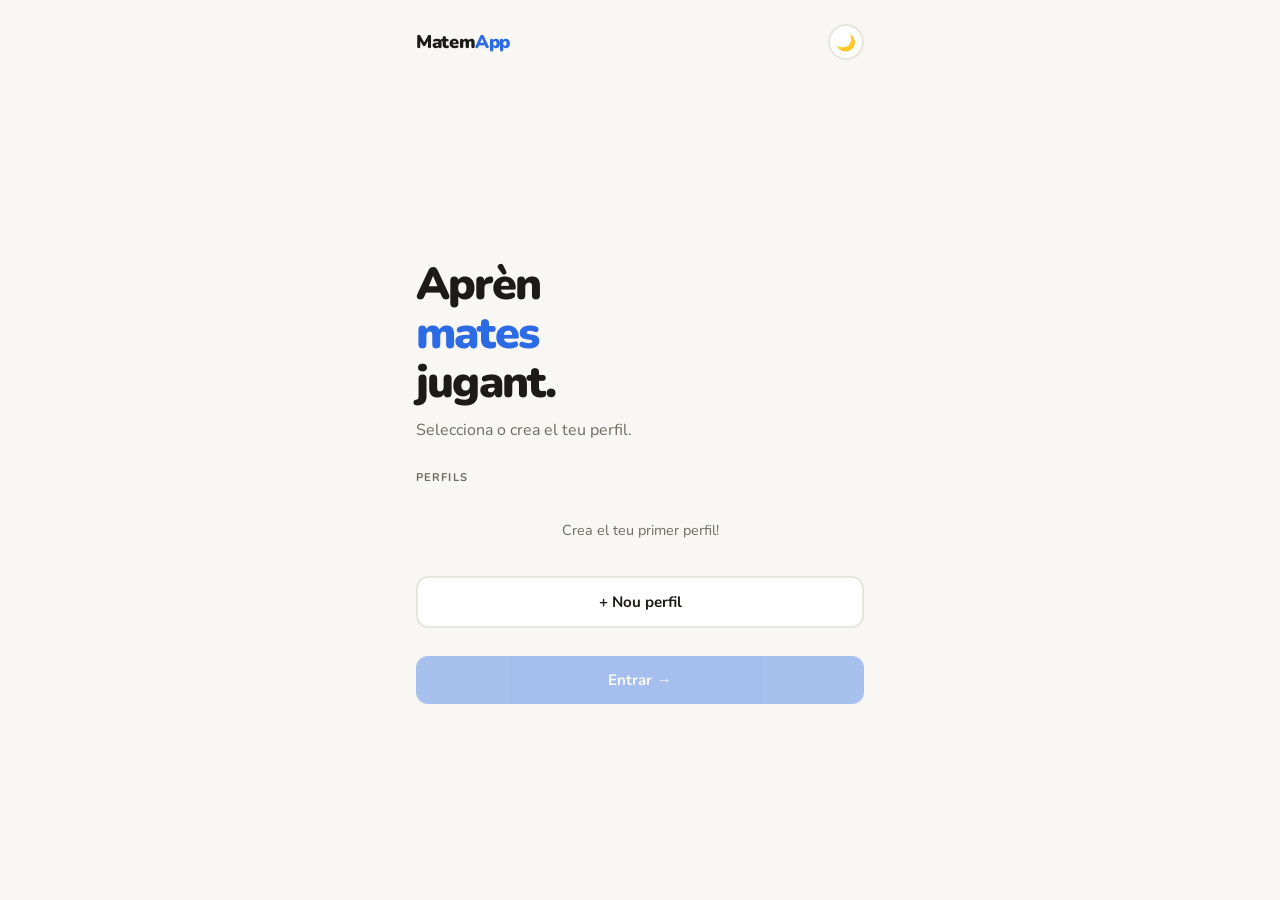
<file: index.html>
<!DOCTYPE html>
<html lang="ca" data-theme="light">
<head>
<meta charset="UTF-8">
<meta name="viewport" content="width=device-width, initial-scale=1.0">
<title>MatemApp</title>
<link href="https://fonts.googleapis.com/css2?family=Nunito:wght@400;600;700;800;900&family=DM+Mono:wght@400;500&display=swap" rel="stylesheet">
<style>
:root {
  --bg:#F8F7F4; --bg2:#F0EEE9; --surface:#FFFFFF; --surface2:#F8F7F4;
  --ink:#1C1B18; --ink-soft:#6E6B62; --ink-lighter:#B0ADA4;
  --accent:#2D6BE4; --accent-light:#EBF1FD;
  --green:#16A34A; --green-light:#DCFCE7;
  --red:#DC2626; --red-light:#FEE2E2;
  --yellow:#F59E0B; --yellow-light:#FEF3C7;
  --purple:#7C3AED; --purple-light:#F3EFFE;
  --border:#E8E5DF;
  --shadow:0 2px 12px rgba(0,0,0,0.06); --shadow-md:0 6px 28px rgba(0,0,0,0.10);
  --radius:20px; --radius-sm:12px;
  --mono:'DM Mono',monospace; --sans:'Nunito',sans-serif;
}
[data-theme="dark"] {
  --bg:#111110; --bg2:#1A1918; --surface:#1E1D1B; --surface2:#252320;
  --ink:#F0EDE8; --ink-soft:#9A9590; --ink-lighter:#555050;
  --accent:#5B8EF0; --accent-light:#0F1E3A;
  --green:#22C55E; --green-light:#0A2010;
  --red:#F87171; --red-light:#2A0A0A;
  --yellow:#FBB040; --yellow-light:#2A1E08;
  --purple:#A78BFA; --purple-light:#1A0F30;
  --border:#2E2C28;
  --shadow:0 2px 12px rgba(0,0,0,0.3); --shadow-md:0 6px 28px rgba(0,0,0,0.4);
}
*{box-sizing:border-box;margin:0;padding:0;}
body{font-family:var(--sans);background:var(--bg);color:var(--ink);min-height:100vh;line-height:1.5;transition:background 0.2s,color 0.2s;}
.screen{display:none;min-height:100vh;padding:24px 16px;max-width:480px;margin:0 auto;flex-direction:column;}
.screen.active{display:flex;}
h1{font-size:2rem;font-weight:900;letter-spacing:-0.03em;}
h2{font-size:1.4rem;font-weight:800;letter-spacing:-0.02em;}
p{color:var(--ink-soft);}
.tag{display:inline-block;font-family:var(--mono);font-size:0.68rem;letter-spacing:0.08em;text-transform:uppercase;color:var(--ink-soft);background:var(--border);padding:4px 10px;border-radius:20px;}
.btn{display:inline-flex;align-items:center;justify-content:center;gap:8px;padding:14px 24px;border-radius:var(--radius-sm);font-family:var(--sans);font-size:0.95rem;font-weight:700;cursor:pointer;border:none;transition:all 0.15s ease;text-decoration:none;}
.btn-primary{background:var(--accent);color:white;}
.btn-primary:hover{filter:brightness(0.92);transform:translateY(-2px);box-shadow:var(--shadow-md);}
.btn-secondary{background:var(--surface);color:var(--ink);border:2px solid var(--border);}
.btn-secondary:hover{border-color:var(--accent);transform:translateY(-1px);}
.btn-ghost{background:transparent;color:var(--ink-soft);padding:10px 16px;}
.btn-ghost:hover{color:var(--ink);background:var(--border);}
.btn-full{width:100%;}.btn-sm{padding:10px 18px;font-size:0.85rem;}
.btn:disabled{opacity:0.4;cursor:not-allowed;transform:none!important;}
.card{background:var(--surface);border-radius:var(--radius);padding:22px;box-shadow:var(--shadow);border:1px solid var(--border);}
.nav{display:flex;align-items:center;justify-content:space-between;margin-bottom:28px;gap:8px;}
.nav-logo{font-family:var(--sans);font-size:1.15rem;font-weight:900;color:var(--ink);flex-shrink:0;letter-spacing:-0.02em;}
.nav-logo span{color:var(--accent);}
.nav-actions{display:flex;align-items:center;gap:4px;}
.theme-btn{width:36px;height:36px;border-radius:50%;border:2px solid var(--border);background:var(--surface);cursor:pointer;display:flex;align-items:center;justify-content:center;font-size:1rem;transition:all 0.15s;}
.theme-btn:hover{border-color:var(--accent);}
.section-label{font-size:0.7rem;font-weight:700;letter-spacing:0.1em;text-transform:uppercase;color:var(--ink-soft);margin-bottom:10px;}

/* HOME */
#screen-home .hero{flex:1;display:flex;flex-direction:column;justify-content:center;gap:28px;}
.hero-title{font-size:2.8rem;font-weight:900;letter-spacing:-0.04em;line-height:1.1;}
.hero-title .c1{color:var(--accent);} .hero-title .c2{color:var(--green);} .hero-title .c3{color:var(--purple);}
.profile-list{display:flex;flex-direction:column;gap:8px;}
.profile-item{display:flex;align-items:center;justify-content:space-between;padding:14px 18px;background:var(--surface);border:2px solid var(--border);border-radius:var(--radius-sm);cursor:pointer;transition:all 0.15s;}
.profile-item:hover{border-color:var(--accent);}
.profile-item.selected{border-color:var(--accent);background:var(--accent-light);}
.profile-item-info{display:flex;align-items:center;gap:12px;}
.profile-avatar{width:40px;height:40px;border-radius:50%;background:var(--border);display:flex;align-items:center;justify-content:center;font-size:1.1rem;font-weight:900;color:var(--ink-soft);}
.profile-name{font-weight:800;color:var(--ink);font-size:0.95rem;}
.profile-pts{font-family:var(--mono);font-size:0.75rem;color:var(--ink-soft);}
.profile-delete{background:none;border:none;cursor:pointer;color:var(--ink-lighter);font-size:1rem;padding:4px;transition:color 0.15s;}
.profile-delete:hover{color:var(--red);}
.new-profile-form{display:flex;gap:8px;margin-top:4px;}
.input{flex:1;padding:12px 16px;border:2px solid var(--border);border-radius:var(--radius-sm);font-family:var(--sans);font-size:0.9rem;font-weight:600;color:var(--ink);background:var(--surface);outline:none;transition:border 0.15s;}
.input:focus{border-color:var(--accent);}
.empty-state{text-align:center;padding:24px;color:var(--ink-soft);font-size:0.9rem;}

/* DASHBOARD */
.xp-bar-wrap{background:var(--border);border-radius:6px;height:10px;margin-top:10px;overflow:hidden;}
.xp-bar{height:100%;background:var(--accent);border-radius:6px;transition:width 0.7s cubic-bezier(0.34,1.56,0.64,1);}
.xp-label{font-family:var(--mono);font-size:0.7rem;color:var(--ink-soft);margin-top:4px;display:flex;justify-content:space-between;}
.stats-row{display:grid;grid-template-columns:repeat(3,1fr);gap:10px;margin-bottom:20px;}
.stat-card{background:var(--surface);border:1px solid var(--border);border-radius:var(--radius-sm);padding:14px 10px;text-align:center;}
.stat-value{font-family:var(--mono);font-size:1.3rem;font-weight:500;color:var(--ink);}
.stat-label{font-size:0.68rem;color:var(--ink-soft);margin-top:2px;font-weight:600;}
.badges-row{display:flex;flex-wrap:wrap;gap:8px;margin-top:8px;}
.badge{display:flex;align-items:center;gap:6px;padding:6px 12px;border-radius:20px;font-size:0.75rem;font-weight:700;background:var(--border);color:var(--ink-soft);border:2px solid transparent;}
.badge.earned{background:var(--yellow-light);border-color:var(--yellow);color:var(--ink);}

/* APP CARDS */
.apps-grid{display:flex;flex-direction:column;gap:10px;}
.app-card{display:flex;align-items:center;gap:16px;background:var(--surface);border:2px solid var(--border);border-radius:var(--radius);padding:18px 20px;text-decoration:none;color:inherit;cursor:pointer;transition:all 0.18s;position:relative;overflow:hidden;}
.app-card:hover{transform:translateY(-2px);box-shadow:var(--shadow-md);}
.app-card::before{content:'';position:absolute;left:0;top:0;bottom:0;width:5px;transition:width 0.18s;}
.app-card:hover::before{width:8px;}
.app-card.sumes{border-color:var(--green);} .app-card.sumes::before{background:var(--green);}
.app-card.taules{border-color:var(--accent);} .app-card.taules::before{background:var(--accent);}
.app-card.geometria{border-color:var(--purple);} .app-card.geometria::before{background:var(--purple);}
.app-icon{width:48px;height:48px;border-radius:12px;display:flex;align-items:center;justify-content:center;font-size:1.5rem;flex-shrink:0;}
.sumes .app-icon{background:var(--green-light);} .taules .app-icon{background:var(--accent-light);} .geometria .app-icon{background:var(--purple-light);}
.app-info{flex:1;min-width:0;}
.app-info h3{font-size:1rem;font-weight:800;color:var(--ink);letter-spacing:-0.01em;}
.app-info p{font-size:0.78rem;color:var(--ink-soft);margin-top:2px;}
.app-progress{display:flex;align-items:center;gap:8px;margin-top:8px;}
.app-progress-bar{flex:1;height:5px;background:var(--border);border-radius:3px;overflow:hidden;}
.app-progress-fill{height:100%;border-radius:3px;transition:width 0.6s ease;}
.sumes .app-progress-fill{background:var(--green);} .taules .app-progress-fill{background:var(--accent);} .geometria .app-progress-fill{background:var(--purple);}
.app-progress-pct{font-family:var(--mono);font-size:0.68rem;color:var(--ink-soft);white-space:nowrap;}

::-webkit-scrollbar{width:6px;} ::-webkit-scrollbar-track{background:transparent;} ::-webkit-scrollbar-thumb{background:var(--border);border-radius:3px;}
@keyframes slideIn{from{opacity:0;transform:translateY(8px)}to{opacity:1;transform:translateY(0)}}
</style>
</head>
<body>

<!-- HOME -->
<div class="screen active" id="screen-home">
  <div class="nav">
    <div class="nav-logo">Matem<span>App</span></div>
    <div class="nav-actions"><button class="theme-btn" onclick="toggleTheme()">🌙</button></div>
  </div>
  <div class="hero">
    <div>
      <h1 class="hero-title">Aprèn<br><span class="c1">mates</span><br>jugant.</h1>
      <p style="margin-top:10px">Selecciona o crea el teu perfil.</p>
    </div>
    <div>
      <div class="section-label">Perfils</div>
      <div class="profile-list" id="profile-list"></div>
      <div class="new-profile-form" id="new-profile-form" style="display:none;margin-top:8px">
        <input class="input" id="new-profile-input" type="text" placeholder="El teu nom..." maxlength="20">
        <button class="btn btn-primary btn-sm" onclick="createProfile()">Crear</button>
        <button class="btn btn-secondary btn-sm" onclick="cancelNewProfile()">✕</button>
      </div>
      <button class="btn btn-secondary btn-full" id="btn-new-profile" onclick="showNewProfileForm()" style="margin-top:10px">+ Nou perfil</button>
    </div>
    <button class="btn btn-primary btn-full" id="btn-enter" onclick="goToDashboard()" disabled>Entrar →</button>
  </div>
</div>

<!-- DASHBOARD -->
<div class="screen" id="screen-dashboard">
  <div class="nav">
    <div class="nav-logo">Matem<span>App</span></div>
    <div class="nav-actions">
      <button class="theme-btn" onclick="toggleTheme()">🌙</button>
      <button class="btn btn-ghost btn-sm" onclick="goTo('screen-home')">← Perfils</button>
    </div>
  </div>
  <div style="margin-bottom:20px">
    <div style="display:flex;align-items:center;justify-content:space-between">
      <div><p class="tag" id="dash-tag">Hola!</p><h2 id="dash-name" style="margin-top:6px;font-size:1.5rem"></h2></div>
      <div style="text-align:right">
        <div id="dash-level" style="font-family:var(--mono);font-size:1.5rem;font-weight:500;color:var(--accent)"></div>
        <div style="font-size:0.7rem;color:var(--ink-soft);font-weight:700">Nivell</div>
      </div>
    </div>
    <div class="xp-bar-wrap"><div class="xp-bar" id="xp-bar"></div></div>
    <div class="xp-label"><span id="xp-current"></span><span id="xp-next"></span></div>
  </div>
  <div class="stats-row">
    <div class="stat-card"><div class="stat-value" id="stat-pts">0</div><div class="stat-label">Punts</div></div>
    <div class="stat-card"><div class="stat-value" id="stat-correct">0</div><div class="stat-label">Encerts</div></div>
    <div class="stat-card"><div class="stat-value" id="stat-streak">0</div><div class="stat-label">Millor ratxa</div></div>
  </div>
  <div class="section-label">Activitats</div>
  <div class="apps-grid" style="margin-bottom:20px">
    <a class="app-card sumes" href="sumes/index.html">
      <div class="app-icon">➕</div>
      <div class="app-info"><h3>Sumes i Restes</h3><p>Regletes i recta numèrica · 1r–2n</p>
        <div class="app-progress"><div class="app-progress-bar"><div class="app-progress-fill" id="prog-sumes" style="width:0%"></div></div><span class="app-progress-pct" id="pct-sumes">—</span></div>
      </div>
    </a>
    <a class="app-card taules" href="taules/index.html">
      <div class="app-icon">✖️</div>
      <div class="app-info"><h3>Taules de Multiplicar</h3><p>Dificultat adaptativa · 3r–5è</p>
        <div class="app-progress"><div class="app-progress-bar"><div class="app-progress-fill" id="prog-taules" style="width:0%"></div></div><span class="app-progress-pct" id="pct-taules">—</span></div>
      </div>
    </a>
    <a class="app-card geometria" href="geometria/index.html">
      <div class="app-icon">🔷</div>
      <div class="app-info"><h3>Geometria</h3><p>Formes, costats, vèrtexs i simetria · 1r–3r</p>
        <div class="app-progress"><div class="app-progress-bar"><div class="app-progress-fill" id="prog-geometria" style="width:0%"></div></div><span class="app-progress-pct" id="pct-geometria">—</span></div>
      </div>
    </a>
  </div>
  <div class="card" style="margin-bottom:12px">
    <div class="section-label">Medalles</div>
    <div class="badges-row" id="badges-row"></div>
  </div>
  <div style="padding-bottom:8px">
    <button class="btn btn-secondary btn-sm btn-full" onclick="exportCSV()">⬇ Exportar progrés (CSV)</button>
  </div>
</div>

<script>
const XP_LEVELS=[0,80,200,400,700,1100,1700,2600,3800,5500,8000];
const LEVEL_NAMES=['Estrella nova','Petita estrella','Estrella brillant','Estrella daurada','Superestrella','Campió/a','Gran campió/a','Expert/a','Mestre/a','Gran mestre/a','★ Llegenda'];
const BADGES_DEF=[
  {id:'first_sumes',name:'Primera suma!',icon:'➕',desc:'Primera partida a Sumes i Restes'},
  {id:'first_taules',name:'Primera taula!',icon:'✖️',desc:'Primera partida a Taules'},
  {id:'first_geo',name:'Primera forma!',icon:'🔷',desc:'Primera partida a Geometria'},
  {id:'streak5',name:'Ratxa x5',icon:'🔥',desc:'5 encerts seguits'},
  {id:'streak10',name:'Ratxa x10',icon:'💥',desc:'10 encerts seguits'},
  {id:'pts100',name:'100 pts',icon:'💯',desc:'100 punts totals'},
  {id:'pts500',name:'500 pts',icon:'🏅',desc:'500 punts totals'},
  {id:'pts1000',name:'1000 pts',icon:'🥇',desc:'1000 punts totals'},
  {id:'pts5000',name:'5000 pts',icon:'👑',desc:'5000 punts totals'},
  {id:'lvl5',name:'Nivell 5',icon:'🚀',desc:'Arribar al nivell 5'},
  {id:'all_apps',name:'Explorador/a',icon:'🗺️',desc:'Jugar a les tres apps'},
  {id:'noerrors',name:'Perfecte!',icon:'✨',desc:'Partida sense errors'},
  {id:'speed15',name:'Llamp',icon:'⚡',desc:'15 encerts en mode rellotge'},
];
const SK='matemapp_v1';
function loadData(){try{return JSON.parse(localStorage.getItem(SK))||{profiles:[],theme:'light'};}catch{return{profiles:[],theme:'light'};}}
function saveData(d){localStorage.setItem(SK,JSON.stringify(d));}
let appData=loadData(), currentProfile=null;

function applyTheme(t){document.documentElement.setAttribute('data-theme',t);document.querySelectorAll('.theme-btn').forEach(b=>b.textContent=t==='dark'?'☀️':'🌙');appData.theme=t;saveData(appData);}
function toggleTheme(){applyTheme(document.documentElement.getAttribute('data-theme')==='dark'?'light':'dark');}
applyTheme(appData.theme||'light');

function getLevel(xp){let lv=0;for(let i=0;i<XP_LEVELS.length;i++){if(xp>=XP_LEVELS[i])lv=i;else break;}return lv;}
function defaultProfile(name){return{id:Date.now().toString(),name,points:0,xp:0,totalCorrect:0,bestStreak:0,badges:[],gamesPlayed:0,appsPlayed:[],appStats:{}};}
function getProfile(id){return appData.profiles.find(p=>p.id===id)||null;}
function saveProfile(p){const i=appData.profiles.findIndex(x=>x.id===p.id);if(i>=0)appData.profiles[i]=p;else appData.profiles.push(p);saveData(appData);}
function esc(s){return String(s).replace(/&/g,'&amp;').replace(/</g,'&lt;').replace(/>/g,'&gt;').replace(/"/g,'&quot;');}
function goTo(id){document.querySelectorAll('.screen').forEach(s=>s.classList.remove('active'));document.getElementById(id).classList.add('active');window.scrollTo(0,0);}

function renderProfileList(){
  const list=document.getElementById('profile-list');
  if(!appData.profiles.length){list.innerHTML='<div class="empty-state">Crea el teu primer perfil!</div>';document.getElementById('btn-enter').disabled=true;return;}
  list.innerHTML=appData.profiles.map(p=>{const lv=getLevel(p.xp||0);return`<div class="profile-item ${currentProfile?.id===p.id?'selected':''}" onclick="selectProfile('${p.id}')"><div class="profile-item-info"><div class="profile-avatar">${esc(p.name[0].toUpperCase())}</div><div><div class="profile-name">${esc(p.name)}</div><div class="profile-pts">${p.points} pts · Niv.${lv}</div></div></div><button class="profile-delete" onclick="event.stopPropagation();deleteProfile('${p.id}')">🗑</button></div>`;}).join('');
  document.getElementById('btn-enter').disabled=!currentProfile;
}
function selectProfile(id){currentProfile=getProfile(id);renderProfileList();document.getElementById('btn-enter').disabled=false;}
function showNewProfileForm(){document.getElementById('new-profile-form').style.display='flex';document.getElementById('btn-new-profile').style.display='none';document.getElementById('new-profile-input').focus();}
function cancelNewProfile(){document.getElementById('new-profile-form').style.display='none';document.getElementById('btn-new-profile').style.display='flex';document.getElementById('new-profile-input').value='';}
function createProfile(){const name=document.getElementById('new-profile-input').value.trim();if(!name)return;const p=defaultProfile(name);appData.profiles.push(p);saveData(appData);currentProfile=p;cancelNewProfile();renderProfileList();document.getElementById('btn-enter').disabled=false;}
function deleteProfile(id){if(!confirm('Eliminar aquest perfil?'))return;appData.profiles=appData.profiles.filter(p=>p.id!==id);if(currentProfile?.id===id)currentProfile=null;saveData(appData);renderProfileList();}
document.getElementById('new-profile-input').addEventListener('keydown',e=>{if(e.key==='Enter')createProfile();});
function goToDashboard(){if(!currentProfile)return;appData.lastProfile=currentProfile.id;saveData(appData);renderDashboard();goTo('screen-dashboard');}

function calcPct(p,keys){let c=0,t=0;keys.forEach(k=>{const s=(p.appStats||{})[k];if(s){c+=s.correct||0;t+=(s.correct||0)+(s.wrong||0);}});return t===0?0:Math.round(c/t*100);}

function renderDashboard(){
  const fresh=getProfile(currentProfile.id);if(fresh)currentProfile=fresh;const p=currentProfile;
  document.getElementById('dash-tag').textContent=`Hola, ${p.name}!`;
  document.getElementById('dash-name').textContent=`${p.gamesPlayed||0} partides jugades`;
  const xp=p.xp||0,lv=getLevel(xp);
  const lvXp=XP_LEVELS[Math.min(lv,XP_LEVELS.length-1)];
  const nextXp=XP_LEVELS[Math.min(lv+1,XP_LEVELS.length-1)];
  const pct=lv>=LEVEL_NAMES.length-1?100:Math.round(((xp-lvXp)/(nextXp-lvXp))*100);
  document.getElementById('dash-level').textContent=lv;
  document.getElementById('xp-bar').style.width=pct+'%';
  document.getElementById('xp-current').textContent=`${LEVEL_NAMES[lv]} · ${xp} XP`;
  document.getElementById('xp-next').textContent=lv<LEVEL_NAMES.length-1?`Niv.${lv+1}: ${nextXp} XP`:'★ Màxim!';
  document.getElementById('stat-pts').textContent=p.points||0;
  document.getElementById('stat-correct').textContent=p.totalCorrect||0;
  document.getElementById('stat-streak').textContent=p.bestStreak||0;
  const sp=calcPct(p,['sumes_sum_W1','sumes_sub_W1','sumes_sum_W2','sumes_sub_W2','sumes_sum_W3','sumes_sub_W3']);
  document.getElementById('prog-sumes').style.width=sp+'%';document.getElementById('pct-sumes').textContent=sp>0?sp+'%':'—';
  const tp=calcPct(p,Array.from({length:10},(_,i)=>`taules_t${i+1}`));
  document.getElementById('prog-taules').style.width=tp+'%';document.getElementById('pct-taules').textContent=tp>0?tp+'%':'—';
  const gp=calcPct(p,['geo_cercle','geo_triangle','geo_quadrat','geo_rectangle','geo_pentagon','geo_hexagon','geo_rombe','geo_trapezi']);
  document.getElementById('prog-geometria').style.width=gp+'%';document.getElementById('pct-geometria').textContent=gp>0?gp+'%':'—';
  document.getElementById('badges-row').innerHTML=BADGES_DEF.map(b=>`<div class="badge ${p.badges.includes(b.id)?'earned':''}" title="${b.desc}">${b.icon} ${b.name}</div>`).join('');
}
function exportCSV(){const p=currentProfile;const rows=['\uFEFFPerfil,'+p.name,'Punts,'+p.points,'Nivell,'+getLevel(p.xp||0),'Data,'+new Date().toLocaleDateString('ca-ES')];const blob=new Blob([rows.join('\n')],{type:'text/csv;charset=utf-8;'});const url=URL.createObjectURL(blob);const a=document.createElement('a');a.href=url;a.download=`matemapp_${p.name.replace(/\s/g,'_')}.csv`;a.click();URL.revokeObjectURL(url);}

if(appData.lastProfile){currentProfile=getProfile(appData.lastProfile);}
renderProfileList();
</script>
</body>
</html>
</file>
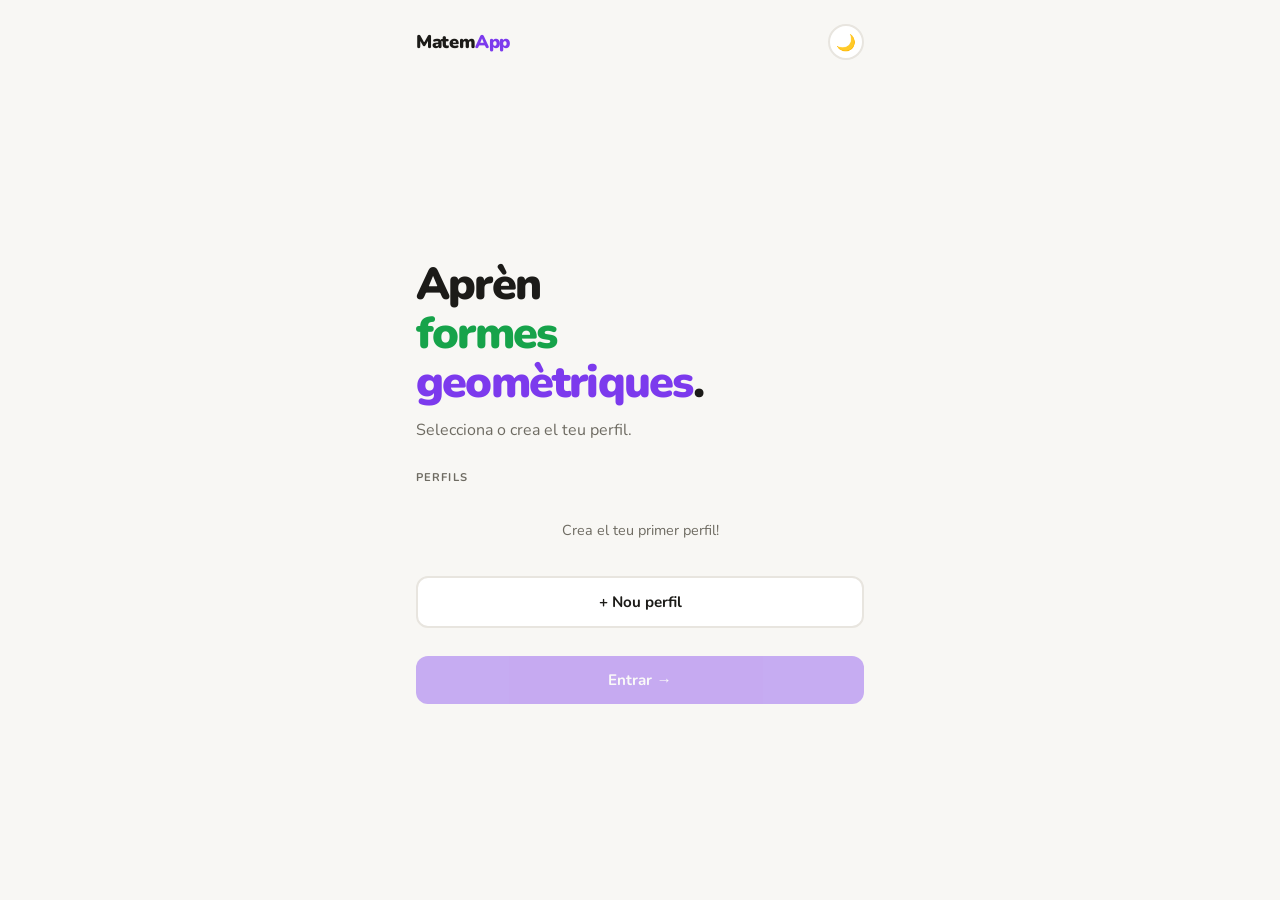
<file: geometria/index.html>
<!DOCTYPE html>
<html lang="ca" data-theme="light">
<head>
<meta charset="UTF-8">
<meta name="viewport" content="width=device-width, initial-scale=1.0">
<title>Geometria — MatemApp</title>
<link href="https://fonts.googleapis.com/css2?family=Nunito:wght@400;600;700;800;900&family=DM+Mono:wght@400;500&display=swap" rel="stylesheet">
<style>
/* ── TOKENS (idèntics a sumes i restes) ── */
:root {
  --bg:#F8F7F4; --bg2:#F0EEE9; --surface:#FFFFFF; --surface2:#F8F7F4;
  --ink:#1C1B18; --ink-soft:#6E6B62; --ink-lighter:#B0ADA4;
  --accent:#7C3AED; --accent-light:#F3EFFE;
  --green:#16A34A; --green-light:#DCFCE7;
  --red:#DC2626; --red-light:#FEE2E2;
  --yellow:#F59E0B; --yellow-light:#FEF3C7;
  --border:#E8E5DF;
  --shadow:0 2px 12px rgba(0,0,0,0.06); --shadow-md:0 6px 28px rgba(0,0,0,0.10);
  --radius:20px; --radius-sm:12px;
  --mono:'DM Mono',monospace; --sans:'Nunito',sans-serif;
  --world1:#16A34A; --world1-light:#DCFCE7;
  --world2:#7C3AED; --world2-light:#F3EFFE;
  --world3:#EA580C; --world3-light:#FFF0E8;
}
[data-theme="dark"] {
  --bg:#111110; --bg2:#1A1918; --surface:#1E1D1B; --surface2:#252320;
  --ink:#F0EDE8; --ink-soft:#9A9590; --ink-lighter:#555050;
  --accent:#A78BFA; --accent-light:#1A0F30;
  --green:#22C55E; --green-light:#0A2010;
  --red:#F87171; --red-light:#2A0A0A;
  --yellow:#FBB040; --yellow-light:#2A1E08;
  --border:#2E2C28;
  --shadow:0 2px 12px rgba(0,0,0,0.3); --shadow-md:0 6px 28px rgba(0,0,0,0.4);
  --world1:#22C55E; --world1-light:#0A2010;
  --world2:#A78BFA; --world2-light:#1A0F30;
  --world3:#FB923C; --world3-light:#2A1208;
}
*{box-sizing:border-box;margin:0;padding:0;}
body{font-family:var(--sans);background:var(--bg);color:var(--ink);min-height:100vh;line-height:1.5;transition:background 0.2s,color 0.2s;}
.screen{display:none;min-height:100vh;padding:24px 16px;max-width:480px;margin:0 auto;flex-direction:column;}
.screen.active{display:flex;}
h1{font-size:2rem;font-weight:900;letter-spacing:-0.03em;}
h2{font-size:1.4rem;font-weight:800;letter-spacing:-0.02em;}
p{color:var(--ink-soft);}
.tag{display:inline-block;font-family:var(--mono);font-size:0.68rem;letter-spacing:0.08em;text-transform:uppercase;color:var(--ink-soft);background:var(--border);padding:4px 10px;border-radius:20px;}
.btn{display:inline-flex;align-items:center;justify-content:center;gap:8px;padding:14px 24px;border-radius:var(--radius-sm);font-family:var(--sans);font-size:0.95rem;font-weight:700;cursor:pointer;border:none;transition:all 0.15s ease;text-decoration:none;}
.btn-primary{background:var(--accent);color:white;}
.btn-primary:hover{filter:brightness(0.92);transform:translateY(-2px);box-shadow:var(--shadow-md);}
.btn-secondary{background:var(--surface);color:var(--ink);border:2px solid var(--border);}
.btn-secondary:hover{border-color:var(--accent);transform:translateY(-1px);}
.btn-ghost{background:transparent;color:var(--ink-soft);padding:10px 16px;}
.btn-ghost:hover{color:var(--ink);background:var(--border);}
.btn-full{width:100%;}.btn-sm{padding:10px 18px;font-size:0.85rem;}
.btn:disabled{opacity:0.4;cursor:not-allowed;transform:none!important;}
.card{background:var(--surface);border-radius:var(--radius);padding:22px;box-shadow:var(--shadow);border:1px solid var(--border);}
.nav{display:flex;align-items:center;justify-content:space-between;margin-bottom:28px;gap:8px;}
.nav-logo{font-family:var(--sans);font-size:1.15rem;font-weight:900;color:var(--ink);flex-shrink:0;letter-spacing:-0.02em;text-decoration:none;}
.nav-logo span{color:var(--accent);}
.nav-actions{display:flex;align-items:center;gap:4px;}
.theme-btn{width:36px;height:36px;border-radius:50%;border:2px solid var(--border);background:var(--surface);cursor:pointer;display:flex;align-items:center;justify-content:center;font-size:1rem;transition:all 0.15s;}
.theme-btn:hover{border-color:var(--accent);}
.section-label{font-size:0.7rem;font-weight:700;letter-spacing:0.1em;text-transform:uppercase;color:var(--ink-soft);margin-bottom:10px;}

/* HOME */
#screen-home .hero{flex:1;display:flex;flex-direction:column;justify-content:center;gap:28px;}
.hero-title{font-size:2.8rem;font-weight:900;letter-spacing:-0.04em;line-height:1.1;}
.hero-title .shape1{color:var(--world1);} .hero-title .shape2{color:var(--accent);}
.profile-list{display:flex;flex-direction:column;gap:8px;}
.profile-item{display:flex;align-items:center;justify-content:space-between;padding:14px 18px;background:var(--surface);border:2px solid var(--border);border-radius:var(--radius-sm);cursor:pointer;transition:all 0.15s;}
.profile-item:hover{border-color:var(--accent);}
.profile-item.selected{border-color:var(--accent);background:var(--accent-light);}
.profile-item-info{display:flex;align-items:center;gap:12px;}
.profile-avatar{width:40px;height:40px;border-radius:50%;background:var(--border);display:flex;align-items:center;justify-content:center;font-size:1.1rem;font-weight:900;color:var(--ink-soft);}
.profile-name{font-weight:800;color:var(--ink);font-size:0.95rem;}
.profile-pts{font-family:var(--mono);font-size:0.75rem;color:var(--ink-soft);}
.profile-delete{background:none;border:none;cursor:pointer;color:var(--ink-lighter);font-size:1rem;padding:4px;transition:color 0.15s;}
.profile-delete:hover{color:var(--red);}
.new-profile-form{display:flex;gap:8px;margin-top:4px;}
.input{flex:1;padding:12px 16px;border:2px solid var(--border);border-radius:var(--radius-sm);font-family:var(--sans);font-size:0.9rem;font-weight:600;color:var(--ink);background:var(--surface);outline:none;transition:border 0.15s;}
.input:focus{border-color:var(--accent);}
.empty-state{text-align:center;padding:24px;color:var(--ink-soft);font-size:0.9rem;}

/* DASHBOARD */
.xp-bar-wrap{background:var(--border);border-radius:6px;height:10px;margin-top:10px;overflow:hidden;}
.xp-bar{height:100%;background:var(--accent);border-radius:6px;transition:width 0.7s cubic-bezier(0.34,1.56,0.64,1);}
.xp-label{font-family:var(--mono);font-size:0.7rem;color:var(--ink-soft);margin-top:4px;display:flex;justify-content:space-between;}
.stats-row{display:grid;grid-template-columns:repeat(3,1fr);gap:10px;margin-bottom:20px;}
.stat-card{background:var(--surface);border:1px solid var(--border);border-radius:var(--radius-sm);padding:14px 10px;text-align:center;}
.stat-value{font-family:var(--mono);font-size:1.3rem;font-weight:500;color:var(--ink);}
.stat-label{font-size:0.68rem;color:var(--ink-soft);margin-top:2px;font-weight:600;}
.worlds-map{display:flex;flex-direction:column;gap:10px;margin-bottom:20px;}
.world-card{border-radius:var(--radius);padding:18px 20px;border:2px solid var(--border);background:var(--surface);cursor:pointer;transition:all 0.18s;position:relative;overflow:hidden;}
.world-card.locked{opacity:0.5;cursor:not-allowed;}
.world-card.unlocked:hover{transform:translateY(-2px);box-shadow:var(--shadow-md);}
.world-card.w1.unlocked{border-color:var(--world1);}
.world-card.w2.unlocked{border-color:var(--world2);}
.world-card.w3.unlocked{border-color:var(--world3);}
.world-card-inner{display:flex;align-items:center;gap:16px;}
.world-icon{font-size:2rem;flex-shrink:0;}
.world-info h3{font-size:1rem;font-weight:800;color:var(--ink);margin-bottom:2px;}
.world-info p{font-size:0.8rem;color:var(--ink-soft);}
.world-progress-bar{height:6px;background:var(--border);border-radius:3px;margin-top:8px;overflow:hidden;}
.world-progress-fill{height:100%;border-radius:3px;transition:width 0.6s ease;}
.w1 .world-progress-fill{background:var(--world1);}
.w2 .world-progress-fill{background:var(--world2);}
.w3 .world-progress-fill{background:var(--world3);}
.world-lock{position:absolute;top:14px;right:16px;font-size:1.1rem;}
.world-pct{position:absolute;top:14px;right:16px;font-family:var(--mono);font-size:0.75rem;font-weight:500;color:var(--ink-soft);}
.badges-row{display:flex;flex-wrap:wrap;gap:8px;margin-top:8px;}
.badge{display:flex;align-items:center;gap:6px;padding:6px 12px;border-radius:20px;font-size:0.75rem;font-weight:700;background:var(--border);color:var(--ink-soft);border:2px solid transparent;}
.badge.earned{background:var(--yellow-light);border-color:var(--yellow);color:var(--ink);}

/* SETUP */
.setup-body{flex:1;display:flex;flex-direction:column;gap:22px;}
.mode-tabs{display:grid;grid-template-columns:repeat(2,1fr);gap:8px;}
.mode-tab{padding:14px;border-radius:var(--radius-sm);border:2px solid var(--border);background:var(--surface);cursor:pointer;transition:all 0.15s;text-align:center;font-family:var(--sans);font-weight:700;font-size:0.88rem;color:var(--ink-soft);}
.mode-tab:hover{border-color:var(--accent);color:var(--ink);}
.mode-tab.selected{background:var(--accent-light);border-color:var(--accent);color:var(--accent);}
.mode-tab .mode-tab-icon{font-size:1.4rem;display:block;margin-bottom:4px;}

/* GAME */
#screen-game{gap:0;}
.game-header{display:flex;align-items:center;justify-content:space-between;margin-bottom:16px;gap:8px;}
.score-badge{font-family:var(--mono);font-size:0.82rem;background:var(--accent-light);color:var(--accent);padding:6px 10px;border-radius:20px;flex-shrink:0;font-weight:600;}
.streak-row{display:flex;align-items:center;gap:6px;margin-bottom:10px;}
.streak-dot{width:10px;height:10px;border-radius:50%;background:var(--border);transition:background 0.2s,transform 0.15s;}
.streak-dot.on{background:var(--yellow);transform:scale(1.3);}
.question-area{flex:1;display:flex;flex-direction:column;align-items:center;justify-content:center;gap:20px;}
.question-label{font-family:var(--mono);font-size:0.7rem;letter-spacing:0.1em;text-transform:uppercase;color:var(--ink-soft);}
.question-text{font-size:1.1rem;font-weight:800;color:var(--ink);text-align:center;}
.shape-svg-wrap{background:var(--surface2);border:1px solid var(--border);border-radius:var(--radius);padding:20px;display:flex;align-items:center;justify-content:center;width:100%;min-height:180px;}
.feedback-text{font-size:0.95rem;font-weight:700;height:22px;text-align:center;}
.feedback-text.correct{color:var(--green);}
.feedback-text.wrong{color:var(--red);}

/* Option buttons (igual que les taules de multiplicar) */
.options-grid{display:grid;gap:10px;width:100%;}
.options-grid.cols-2{grid-template-columns:repeat(2,1fr);}
.options-grid.cols-3{grid-template-columns:repeat(3,1fr);}
.option-btn{padding:16px 10px;border-radius:var(--radius-sm);border:2px solid var(--border);background:var(--surface);font-family:var(--sans);font-size:0.9rem;font-weight:700;cursor:pointer;transition:all 0.15s;color:var(--ink);text-align:center;}
.option-btn:hover:not(:disabled){border-color:var(--accent);background:var(--accent-light);}
.option-btn.correct{background:var(--green-light);border-color:var(--green);color:var(--green);animation:pulse-green 0.35s ease;}
.option-btn.wrong{background:var(--red-light);border-color:var(--red);color:var(--red);}
.option-btn.reveal{background:var(--green-light);border-color:var(--green);}
.option-btn:disabled{opacity:0.7;cursor:not-allowed;}

/* Count numpad (idèntic a sumes) */
.answer-input{width:150px;padding:16px;text-align:center;border:3px solid var(--border);border-radius:var(--radius-sm);font-family:var(--mono);font-size:2.2rem;font-weight:500;color:var(--ink);background:var(--surface);outline:none;transition:border 0.15s,background 0.15s;}
.answer-input:focus{border-color:var(--accent);}
.answer-input.correct{border-color:var(--green);background:var(--green-light);animation:pulse-green 0.3s ease;}
.answer-input.wrong{border-color:var(--red);background:var(--red-light);animation:shake 0.3s ease;}
.numpad{display:grid;grid-template-columns:repeat(3,1fr);gap:10px;width:100%;max-width:280px;margin-top:8px;}
.num-btn{padding:18px;border-radius:var(--radius-sm);border:2px solid var(--border);background:var(--surface);font-family:var(--mono);font-size:1.2rem;font-weight:500;cursor:pointer;transition:all 0.12s;color:var(--ink);}
.num-btn:hover{background:var(--border);}
.num-btn:active{transform:scale(0.94);}
.num-btn.del-btn{color:var(--red);}
.num-btn.ok-btn{background:var(--accent);border-color:var(--accent);color:white;grid-column:span 2;font-weight:700;}
.num-btn.ok-btn:hover{filter:brightness(0.92);}

/* RESULTS */
.results-body{flex:1;display:flex;flex-direction:column;gap:14px;overflow-y:auto;}
.result-score-big{text-align:center;padding:28px;background:var(--surface);border:1px solid var(--border);border-radius:var(--radius);}
.result-score-big .score-num{font-family:var(--mono);font-size:3.2rem;font-weight:500;color:var(--accent);}
.result-score-big .score-label{color:var(--ink-soft);font-size:0.82rem;margin-top:4px;font-weight:600;}
.result-stats{display:grid;grid-template-columns:1fr 1fr;gap:10px;}
.result-stat{background:var(--surface);border:1px solid var(--border);border-radius:var(--radius-sm);padding:14px;}
.result-stat .val{font-family:var(--mono);font-size:1.4rem;font-weight:500;color:var(--ink);}
.result-stat .lbl{font-size:0.72rem;color:var(--ink-soft);margin-top:2px;font-weight:700;}
.review-list{display:flex;flex-direction:column;gap:6px;max-height:200px;overflow-y:auto;}
.review-item{display:flex;align-items:center;justify-content:space-between;padding:10px 14px;background:var(--surface2);border-radius:var(--radius-sm);font-family:var(--mono);font-size:0.88rem;border-left:3px solid var(--red);}
.review-item .q{color:var(--ink);}
.review-item .ans{color:var(--green);font-weight:700;}
.new-badge-banner{background:var(--yellow-light);border:2px solid var(--yellow);border-radius:var(--radius-sm);padding:12px 16px;display:flex;align-items:center;gap:10px;font-size:0.85rem;font-weight:700;animation:slideIn 0.4s ease;}
.world-unlock-banner{background:var(--accent-light);border:2px solid var(--accent);border-radius:var(--radius-sm);padding:16px 18px;display:flex;align-items:center;gap:12px;animation:slideIn 0.4s ease;}

/* LEVEL UP */
.level-up-overlay{position:fixed;inset:0;background:rgba(0,0,0,0.65);z-index:1000;display:flex;align-items:center;justify-content:center;animation:fadeIn 0.2s ease;}
.level-up-card{background:var(--surface);border-radius:var(--radius);padding:40px 32px;text-align:center;max-width:320px;width:90%;animation:popIn 0.5s cubic-bezier(0.34,1.56,0.64,1);border:3px solid var(--yellow);}
.level-up-emoji{font-size:4.5rem;margin-bottom:12px;}
.level-up-title{font-size:1.7rem;font-weight:900;letter-spacing:-0.03em;color:var(--ink);}
.level-up-sub{color:var(--ink-soft);font-size:0.9rem;margin-top:6px;font-weight:600;}
.combo-flash{position:fixed;top:80px;left:50%;transform:translateX(-50%);background:var(--yellow);color:var(--ink);font-family:var(--sans);font-size:0.88rem;font-weight:800;padding:8px 22px;border-radius:20px;pointer-events:none;animation:comboAnim 1.2s ease forwards;z-index:999;}

.mt-auto{margin-top:auto;}
::-webkit-scrollbar{width:6px;} ::-webkit-scrollbar-track{background:transparent;} ::-webkit-scrollbar-thumb{background:var(--border);border-radius:3px;}
@keyframes fadeIn{from{opacity:0}to{opacity:1}}
@keyframes popIn{from{opacity:0;transform:scale(0.7)}to{opacity:1;transform:scale(1)}}
@keyframes slideIn{from{opacity:0;transform:translateY(8px)}to{opacity:1;transform:translateY(0)}}
@keyframes pulse-green{0%{transform:scale(1)}50%{transform:scale(1.06)}100%{transform:scale(1)}}
@keyframes shake{0%{transform:translateX(0)}25%{transform:translateX(-7px)}75%{transform:translateX(7px)}100%{transform:translateX(0)}}
@keyframes comboAnim{0%{opacity:0;transform:translateX(-50%) translateY(10px) scale(0.9)}20%{opacity:1;transform:translateX(-50%) translateY(0) scale(1)}70%{opacity:1}100%{opacity:0;transform:translateX(-50%) translateY(-12px)}}
</style>
</head>
<body>

<!-- HOME -->
<div class="screen active" id="screen-home">
  <div class="nav">
    <a class="nav-logo" href="../index.html">Matem<span>App</span></a>
    <div class="nav-actions"><button class="theme-btn" onclick="toggleTheme()">🌙</button></div>
  </div>
  <div class="hero">
    <div>
      <h1 class="hero-title">Aprèn<br><span class="shape1">formes</span><br><span class="shape2">geomètriques</span>.</h1>
      <p style="margin-top:10px">Selecciona o crea el teu perfil.</p>
    </div>
    <div>
      <div class="section-label">Perfils</div>
      <div class="profile-list" id="profile-list"></div>
      <div class="new-profile-form" id="new-profile-form" style="display:none;margin-top:8px">
        <input class="input" id="new-profile-input" type="text" placeholder="El teu nom..." maxlength="20">
        <button class="btn btn-primary btn-sm" onclick="createProfile()">Crear</button>
        <button class="btn btn-secondary btn-sm" onclick="cancelNewProfile()">✕</button>
      </div>
      <button class="btn btn-secondary btn-full" id="btn-new-profile" onclick="showNewProfileForm()" style="margin-top:10px">+ Nou perfil</button>
    </div>
    <button class="btn btn-primary btn-full" id="btn-enter" onclick="goToDashboard()" disabled>Entrar →</button>
  </div>
</div>

<!-- DASHBOARD -->
<div class="screen" id="screen-dashboard">
  <div class="nav">
    <a class="nav-logo" href="../index.html">Matem<span>App</span></a>
    <div class="nav-actions">
      <button class="theme-btn" onclick="toggleTheme()">🌙</button>
      <button class="btn btn-ghost btn-sm" onclick="goTo('screen-home')">← Perfils</button>
    </div>
  </div>
  <div style="margin-bottom:20px">
    <div style="display:flex;align-items:center;justify-content:space-between">
      <div><p class="tag" id="dash-tag">Hola!</p><h2 id="dash-name" style="margin-top:6px;font-size:1.5rem"></h2></div>
      <div style="text-align:right">
        <div id="dash-level" style="font-family:var(--mono);font-size:1.5rem;font-weight:500;color:var(--accent)"></div>
        <div style="font-size:0.7rem;color:var(--ink-soft);font-weight:700">Nivell</div>
      </div>
    </div>
    <div class="xp-bar-wrap"><div class="xp-bar" id="xp-bar"></div></div>
    <div class="xp-label"><span id="xp-current"></span><span id="xp-next"></span></div>
  </div>
  <div class="stats-row">
    <div class="stat-card"><div class="stat-value" id="stat-pts">0</div><div class="stat-label">Punts</div></div>
    <div class="stat-card"><div class="stat-value" id="stat-correct">0</div><div class="stat-label">Encerts</div></div>
    <div class="stat-card"><div class="stat-value" id="stat-streak">0</div><div class="stat-label">Millor ratxa</div></div>
  </div>
  <div class="section-label">Els teus nivells</div>
  <div class="worlds-map" id="worlds-map"></div>
  <div class="card" style="margin-bottom:12px">
    <div class="section-label">Medalles</div>
    <div class="badges-row" id="badges-row"></div>
  </div>
  <div class="dash-actions" style="display:flex;gap:8px;padding-bottom:8px;">
    <button class="btn btn-secondary btn-sm btn-full" onclick="exportCSV()">⬇ Exportar progrés (CSV)</button>
  </div>
</div>

<!-- SETUP -->
<div class="screen" id="screen-setup">
  <div class="nav">
    <a class="nav-logo" href="../index.html">Matem<span>App</span></a>
    <div class="nav-actions">
      <button class="theme-btn" onclick="toggleTheme()">🌙</button>
      <button class="btn btn-ghost btn-sm" onclick="goTo('screen-dashboard');renderDashboard()">← Enrere</button>
    </div>
  </div>
  <div class="setup-body">
    <div>
      <p class="tag" id="setup-world-tag">Nivell</p>
      <h2 id="setup-title" style="margin-top:8px"></h2>
      <p id="setup-desc" style="margin-top:4px;font-size:0.88rem"></p>
    </div>
    <div>
      <div class="section-label">Mode de joc</div>
      <div class="mode-tabs">
        <div class="mode-tab selected" data-mode="practice" onclick="selectMode(this)"><span class="mode-tab-icon">🔍</span>Reconèixer</div>
        <div class="mode-tab" data-mode="count" onclick="selectMode(this)"><span class="mode-tab-icon">🔢</span>Comptar</div>
        <div class="mode-tab" data-mode="classify" onclick="selectMode(this)"><span class="mode-tab-icon">📋</span>Classificar</div>
        <div class="mode-tab" data-mode="symmetry" onclick="selectMode(this)" id="tab-symmetry"><span class="mode-tab-icon">🪞</span>Simetria</div>
      </div>
    </div>
    <div class="mt-auto">
      <button class="btn btn-primary btn-full" onclick="startGame()">Començar →</button>
    </div>
  </div>
</div>

<!-- GAME -->
<div class="screen" id="screen-game">
  <div class="game-header">
    <div class="score-badge">⭐ <span id="game-score">0</span></div>
    <div style="flex:1"></div>
    <button class="btn btn-ghost btn-sm" onclick="endGame(true)" style="padding:8px 12px">✕</button>
  </div>
  <div class="streak-row">
    <span style="font-size:0.7rem;color:var(--ink-soft);font-family:var(--mono);font-weight:500">Ratxa:</span>
    <div class="streak-dot" id="sd0"></div><div class="streak-dot" id="sd1"></div>
    <div class="streak-dot" id="sd2"></div><div class="streak-dot" id="sd3"></div>
    <div class="streak-dot" id="sd4"></div>
  </div>
  <div class="question-area">
    <div class="question-label" id="q-label">Pregunta 1</div>
    <div class="question-text" id="q-question"></div>
    <div class="shape-svg-wrap">
      <svg id="shape-svg" width="160" height="160" viewBox="-90 -90 180 180" style="overflow:visible"></svg>
    </div>
    <div class="feedback-text" id="geo-feedback"></div>
    <div class="options-grid cols-2" id="options-area" style="display:none"></div>
    <div id="count-area" style="display:none;width:100%;flex-direction:column;align-items:center;gap:10px">
      <input class="answer-input" id="count-input" type="number" inputmode="numeric" pattern="[0-9]*" placeholder="?" autocomplete="off">
      <div class="numpad">
        <button class="num-btn" onclick="numpadPress('1')">1</button>
        <button class="num-btn" onclick="numpadPress('2')">2</button>
        <button class="num-btn" onclick="numpadPress('3')">3</button>
        <button class="num-btn" onclick="numpadPress('4')">4</button>
        <button class="num-btn" onclick="numpadPress('5')">5</button>
        <button class="num-btn" onclick="numpadPress('6')">6</button>
        <button class="num-btn" onclick="numpadPress('7')">7</button>
        <button class="num-btn" onclick="numpadPress('8')">8</button>
        <button class="num-btn" onclick="numpadPress('9')">9</button>
        <button class="num-btn del-btn" onclick="numpadPress('del')">⌫</button>
        <button class="num-btn" onclick="numpadPress('0')">0</button>
        <button class="num-btn ok-btn" onclick="submitCount()">OK</button>
      </div>
    </div>
  </div>
</div>

<!-- RESULTS -->
<div class="screen" id="screen-results">
  <div class="nav">
    <a class="nav-logo" href="../index.html">Matem<span>App</span></a>
    <span class="tag" id="results-mode-tag">Mode</span>
  </div>
  <div class="results-body">
    <div class="result-score-big">
      <div class="score-num" id="res-score">0</div>
      <div class="score-label">punts aconseguits</div>
    </div>
    <div class="result-stats">
      <div class="result-stat"><div class="val" id="res-correct">0</div><div class="lbl">✅ Encerts</div></div>
      <div class="result-stat"><div class="val" id="res-wrong">0</div><div class="lbl">❌ Errors</div></div>
      <div class="result-stat"><div class="val" id="res-streak">0</div><div class="lbl">🔥 Millor ratxa</div></div>
      <div class="result-stat"><div class="val" id="res-accuracy">0%</div><div class="lbl">🎯 Precisió</div></div>
    </div>
    <div id="review-section" class="card" style="display:none">
      <div class="section-label" style="margin-bottom:8px">Revisa els errors</div>
      <div class="review-list" id="review-list"></div>
    </div>
    <div id="new-badges-area"></div>
    <div class="mt-auto" style="display:flex;flex-direction:column;gap:8px;padding-bottom:8px">
      <button class="btn btn-primary btn-full" onclick="goTo('screen-setup')">Tornar a jugar</button>
      <button class="btn btn-secondary btn-full" onclick="goTo('screen-dashboard');renderDashboard()">Tauler →</button>
    </div>
  </div>
</div>

<script>
// ══ CONSTANTS ══
const XP_LEVELS=[0,80,200,400,700,1100,1700,2600,3800,5500,8000];
const LEVEL_NAMES=['Estrella nova','Petita estrella','Estrella brillant','Estrella daurada','Superestrella','Campió/a','Gran campió/a','Expert/a','Mestre/a','Gran mestre/a','★ Llegenda'];

const BADGES_DEF=[
  {id:'first_geo',name:'Primera forma!',icon:'🔷',desc:'Primera partida a Geometria'},
  {id:'streak5',name:'Ratxa x5',icon:'🔥',desc:'5 encerts seguits'},
  {id:'streak10',name:'Ratxa x10',icon:'💥',desc:'10 encerts seguits'},
  {id:'pts100',name:'100 pts',icon:'💯',desc:'100 punts totals'},
  {id:'pts500',name:'500 pts',icon:'🏅',desc:'500 punts totals'},
  {id:'pts1000',name:'1000 pts',icon:'🥇',desc:'1000 punts totals'},
  {id:'lvl5',name:'Nivell 5',icon:'🚀',desc:'Arribar al nivell 5'},
  {id:'geo_shapes4',name:'4 formes!',icon:'🔷',desc:'Encerts amb les 4 formes bàsiques'},
  {id:'geo_all',name:'Geòmetra!',icon:'📐',desc:'Encerts amb totes les formes'},
  {id:'geo_symmetry',name:'Simetria!',icon:'🪞',desc:'Completar el mode simetria'},
  {id:'noerrors',name:'Perfecte!',icon:'✨',desc:'Partida sense errors (mínim 5)'},
];

// ══ SHAPES ══
const SHAPES=[
  {id:'cercle',name:'Cercle',sides:0,vertices:0,symmetry:true,
    draw(svg){svg.innerHTML=`<circle cx="0" cy="0" r="70" fill="#E8001C" fill-opacity="0.15" stroke="#E8001C" stroke-width="3"/>`;}},
  {id:'triangle',name:'Triangle',sides:3,vertices:3,symmetry:true,
    draw(svg){svg.innerHTML=`<polygon points="0,-72 62,36 -62,36" fill="#7CBB00" fill-opacity="0.15" stroke="#7CBB00" stroke-width="3" stroke-linejoin="round"/>`;}},
  {id:'quadrat',name:'Quadrat',sides:4,vertices:4,symmetry:true,
    draw(svg){svg.innerHTML=`<rect x="-60" y="-60" width="120" height="120" rx="4" fill="#C000C0" fill-opacity="0.15" stroke="#C000C0" stroke-width="3"/>`;}},
  {id:'rectangle',name:'Rectangle',sides:4,vertices:4,symmetry:true,
    draw(svg){svg.innerHTML=`<rect x="-78" y="-45" width="156" height="90" rx="4" fill="#2D6BE4" fill-opacity="0.15" stroke="#2D6BE4" stroke-width="3"/>`;}},
  {id:'pentagon',name:'Pentàgon',sides:5,vertices:5,symmetry:true,
    draw(svg){const p=poly(5,72,-90);svg.innerHTML=`<polygon points="${p}" fill="#F5C800" fill-opacity="0.2" stroke="#c89c00" stroke-width="3" stroke-linejoin="round"/>`;}},
  {id:'hexagon',name:'Hexàgon',sides:6,vertices:6,symmetry:true,
    draw(svg){const p=poly(6,72,-90);svg.innerHTML=`<polygon points="${p}" fill="#1E8B1E" fill-opacity="0.15" stroke="#1E8B1E" stroke-width="3" stroke-linejoin="round"/>`;}},
  {id:'rombe',name:'Rombe',sides:4,vertices:4,symmetry:true,
    draw(svg){svg.innerHTML=`<polygon points="0,-72 60,0 0,72 -60,0" fill="#EA580C" fill-opacity="0.15" stroke="#EA580C" stroke-width="3" stroke-linejoin="round"/>`;}},
  {id:'trapezi',name:'Trapezi',sides:4,vertices:4,symmetry:false,
    draw(svg){svg.innerHTML=`<polygon points="-40,-45 40,-45 75,45 -75,45" fill="#7C3AED" fill-opacity="0.15" stroke="#7C3AED" stroke-width="3" stroke-linejoin="round"/>`;}},
];
function poly(n,r,start){return Array.from({length:n},(_,i)=>{const a=(start+i*360/n)*Math.PI/180;return`${(r*Math.cos(a)).toFixed(1)},${(r*Math.sin(a)).toFixed(1)}`;}).join(' ');}

const GEO_WORLDS=[
  {id:1,name:'Nivell 1 — Formes bàsiques',icon:'🟦',desc:'Cercle, triangle, quadrat, rectangle',shapes:['cercle','triangle','quadrat','rectangle']},
  {id:2,name:'Nivell 2 — Més formes',icon:'🔷',desc:'Pentàgon, hexàgon, rombe, trapezi',shapes:['pentagon','hexagon','rombe','trapezi']},
  {id:3,name:'Nivell 3 — Tot barrejat',icon:'🌟',desc:'Totes les formes',shapes:SHAPES.map(s=>s.id)},
];

// ══ STORAGE ══
const SK='matemapp_v1';
function loadData(){try{return JSON.parse(localStorage.getItem(SK))||{profiles:[],theme:'light'};}catch{return{profiles:[],theme:'light'};}}
function saveData(d){localStorage.setItem(SK,JSON.stringify(d));}
let appData=loadData(), currentProfile=null;

// ══ THEME ══
function applyTheme(t){document.documentElement.setAttribute('data-theme',t);document.querySelectorAll('.theme-btn').forEach(b=>b.textContent=t==='dark'?'☀️':'🌙');appData.theme=t;saveData(appData);}
function toggleTheme(){applyTheme(document.documentElement.getAttribute('data-theme')==='dark'?'light':'dark');}
applyTheme(appData.theme||'light');

// ══ UTILS ══
function getLevel(xp){let lv=0;for(let i=0;i<XP_LEVELS.length;i++){if(xp>=XP_LEVELS[i])lv=i;else break;}return lv;}
function defaultProfile(name){return{id:Date.now().toString(),name,points:0,xp:0,totalCorrect:0,bestStreak:0,badges:[],gamesPlayed:0,appsPlayed:[],appStats:{}};}
function getProfile(id){return appData.profiles.find(p=>p.id===id)||null;}
function saveProfile(p){const i=appData.profiles.findIndex(x=>x.id===p.id);if(i>=0)appData.profiles[i]=p;else appData.profiles.push(p);saveData(appData);}
function esc(s){return String(s).replace(/&/g,'&amp;').replace(/</g,'&lt;').replace(/>/g,'&gt;').replace(/"/g,'&quot;');}
function goTo(id){document.querySelectorAll('.screen').forEach(s=>s.classList.remove('active'));document.getElementById(id).classList.add('active');window.scrollTo(0,0);}
function shuffle(a){for(let i=a.length-1;i>0;i--){const j=Math.floor(Math.random()*(i+1));[a[i],a[j]]=[a[j],a[i]];} return a;}
function showCombo(msg){const el=document.createElement('div');el.className='combo-flash';el.textContent=msg;document.body.appendChild(el);setTimeout(()=>el.remove(),1300);}

// ══ HOME ══
function renderProfileList(){
  const list=document.getElementById('profile-list');
  if(!appData.profiles.length){list.innerHTML='<div class="empty-state">Crea el teu primer perfil!</div>';document.getElementById('btn-enter').disabled=true;return;}
  list.innerHTML=appData.profiles.map(p=>{const lv=getLevel(p.xp||0);return`<div class="profile-item ${currentProfile?.id===p.id?'selected':''}" onclick="selectProfile('${p.id}')"><div class="profile-item-info"><div class="profile-avatar">${esc(p.name[0].toUpperCase())}</div><div><div class="profile-name">${esc(p.name)}</div><div class="profile-pts">${p.points} pts · Niv.${lv}</div></div></div><button class="profile-delete" onclick="event.stopPropagation();deleteProfile('${p.id}')">🗑</button></div>`;}).join('');
  document.getElementById('btn-enter').disabled=!currentProfile;
}
function selectProfile(id){currentProfile=getProfile(id);renderProfileList();document.getElementById('btn-enter').disabled=false;}
function showNewProfileForm(){document.getElementById('new-profile-form').style.display='flex';document.getElementById('btn-new-profile').style.display='none';document.getElementById('new-profile-input').focus();}
function cancelNewProfile(){document.getElementById('new-profile-form').style.display='none';document.getElementById('btn-new-profile').style.display='flex';document.getElementById('new-profile-input').value='';}
function createProfile(){const name=document.getElementById('new-profile-input').value.trim();if(!name)return;const p=defaultProfile(name);appData.profiles.push(p);saveData(appData);currentProfile=p;cancelNewProfile();renderProfileList();document.getElementById('btn-enter').disabled=false;}
function deleteProfile(id){if(!confirm('Eliminar aquest perfil?'))return;appData.profiles=appData.profiles.filter(p=>p.id!==id);if(currentProfile?.id===id)currentProfile=null;saveData(appData);renderProfileList();}
document.getElementById('new-profile-input').addEventListener('keydown',e=>{if(e.key==='Enter')createProfile();});
function goToDashboard(){if(!currentProfile)return;renderDashboard();goTo('screen-dashboard');}

// ══ DASHBOARD ══
function getWorldPct(wid){
  const w=GEO_WORLDS.find(x=>x.id===wid);let c=0,t=0;
  w.shapes.forEach(sid=>{const s=(currentProfile.appStats||{})[`geo_${sid}`];if(s){c+=s.correct||0;t+=(s.correct||0)+(s.wrong||0);}});
  return t===0?0:Math.round(c/t*100);
}
function getWorldAttempts(wid){
  const w=GEO_WORLDS.find(x=>x.id===wid);let t=0;
  w.shapes.forEach(sid=>{const s=(currentProfile.appStats||{})[`geo_${sid}`];if(s)t+=(s.correct||0)+(s.wrong||0);});
  return t;
}
function isUnlocked(wid){if(wid===1)return true;return getWorldPct(wid-1)>=70&&getWorldAttempts(wid-1)>=15;}

function renderDashboard(){
  const fresh=getProfile(currentProfile.id);if(fresh)currentProfile=fresh;const p=currentProfile;
  document.getElementById('dash-tag').textContent=`Hola, ${p.name}!`;
  document.getElementById('dash-name').textContent=`${p.gamesPlayed||0} partides jugades`;
  const xp=p.xp||0,lv=getLevel(xp);
  const lvXp=XP_LEVELS[Math.min(lv,XP_LEVELS.length-1)];
  const nextXp=XP_LEVELS[Math.min(lv+1,XP_LEVELS.length-1)];
  const pct=lv>=LEVEL_NAMES.length-1?100:Math.round(((xp-lvXp)/(nextXp-lvXp))*100);
  document.getElementById('dash-level').textContent=lv;
  document.getElementById('xp-bar').style.width=pct+'%';
  document.getElementById('xp-current').textContent=`${LEVEL_NAMES[lv]} · ${xp} XP`;
  document.getElementById('xp-next').textContent=lv<LEVEL_NAMES.length-1?`Niv.${lv+1}: ${nextXp} XP`:'★ Màxim!';
  document.getElementById('stat-pts').textContent=p.points||0;
  document.getElementById('stat-correct').textContent=p.totalCorrect||0;
  document.getElementById('stat-streak').textContent=p.bestStreak||0;
  document.getElementById('worlds-map').innerHTML=GEO_WORLDS.map(w=>{
    const unlocked=isUnlocked(w.id),pctW=getWorldPct(w.id);
    return`<div class="world-card w${w.id} ${unlocked?'unlocked':'locked'}" onclick="${unlocked?`goToSetup(${w.id})`:''}">
      <div class="world-card-inner"><div class="world-icon">${w.icon}</div>
      <div class="world-info" style="flex:1"><h3>${w.name}</h3><p>${w.desc}</p>
      <div class="world-progress-bar"><div class="world-progress-fill" style="width:${pctW}%"></div></div></div></div>
      ${unlocked?`<div class="world-pct">${pctW}%</div>`:'<div class="world-lock">🔒</div>'}
    </div>`;
  }).join('');
  document.getElementById('badges-row').innerHTML=BADGES_DEF.map(b=>`<div class="badge ${p.badges.includes(b.id)?'earned':''}" title="${b.desc}">${b.icon} ${b.name}</div>`).join('');
}

function exportCSV(){
  const p=currentProfile;
  const rows=['\uFEFFForma,Encerts,Errors,Precisió (%)'];
  SHAPES.forEach(s=>{const k=`geo_${s.id}`;const st=(p.appStats||{})[k];const c=st?.correct||0,w=st?.wrong||0,t=c+w;rows.push(`${s.name},${c},${w},${t>0?Math.round(c/t*100):0}`);});
  rows.push('','Alumne,'+p.name,'Punts,'+p.points,'Data,'+new Date().toLocaleDateString('ca-ES'));
  const blob=new Blob([rows.join('\n')],{type:'text/csv;charset=utf-8;'});
  const url=URL.createObjectURL(blob);const a=document.createElement('a');a.href=url;a.download=`geometria_${p.name.replace(/\s/g,'_')}.csv`;a.click();URL.revokeObjectURL(url);
}

// ══ SETUP ══
let setupWorld=1, setupMode='practice';
function goToSetup(wid){
  setupWorld=wid;setupMode='practice';
  const w=GEO_WORLDS.find(x=>x.id===wid);
  document.getElementById('setup-world-tag').textContent=w.name;
  document.getElementById('setup-title').textContent=`${w.icon} Tria el mode`;
  document.getElementById('setup-desc').textContent=w.desc;
  document.querySelectorAll('.mode-tab').forEach(t=>t.classList.remove('selected'));
  document.querySelector('[data-mode="practice"]').classList.add('selected');
  document.getElementById('tab-symmetry').style.opacity=wid>=2?'1':'0.4';
  goTo('screen-setup');
}
function selectMode(el){document.querySelectorAll('.mode-tab').forEach(t=>t.classList.remove('selected'));el.classList.add('selected');setupMode=el.dataset.mode;}

// ══ GAME ══
let gs = {mode:'practice',world:1,shapeIds:[],score:0,correct:0,wrong:0,streak:0,bestStreak:0,qCount:0,answering:false,wrongLog:[],totalQ:20,currentShape:null,countAnswer:0,symAnswer:false};
function startGame(){
  const world=GEO_WORLDS.find(w=>w.id===setupWorld);
  gs={mode:setupMode,world:setupWorld,shapeIds:world.shapes,score:0,correct:0,wrong:0,streak:0,bestStreak:0,qCount:0,answering:false,wrongLog:[],totalQ:20};
  document.getElementById('game-score').textContent='0';
  updateDots(0);loadQ();goTo('screen-game');
}

function loadQ(){
  if(gs.qCount>=gs.totalQ){endGame(false);return;}
  gs.qCount++;gs.answering=false;
  document.getElementById('q-label').textContent=`Pregunta ${gs.qCount} / ${gs.totalQ}`;
  document.getElementById('geo-feedback').textContent='';
  document.getElementById('geo-feedback').className='feedback-text';
  const shape=pickShape(gs.shapeIds);gs.currentShape=shape;
  shape.draw(document.getElementById('shape-svg'));
  if(gs.mode==='practice')renderPractice(shape);
  else if(gs.mode==='count')renderCount(shape);
  else if(gs.mode==='classify')renderClassify(shape);
  else renderSymmetry(shape);
}

function pickShape(ids){
  const weights=ids.map(id=>{const s=(currentProfile.appStats||{})[`geo_${id}`];if(!s)return 3;const t=(s.correct||0)+(s.wrong||0);if(t===0)return 3;const r=(s.correct||0)/t;return r<0.6?5:r<0.8?3:1;});
  const total=weights.reduce((a,b)=>a+b,0);let r=Math.random()*total;
  for(let i=0;i<ids.length;i++){r-=weights[i];if(r<=0)return SHAPES.find(s=>s.id===ids[i]);}
  return SHAPES.find(s=>s.id===ids[ids.length-1]);
}

function showOptions(area){document.getElementById('count-area').style.display='none';document.getElementById('options-area').style.display='grid';document.getElementById('options-area').className='options-grid cols-2';}

function renderPractice(shape){
  showOptions();
  const w=GEO_WORLDS.find(x=>x.id===setupWorld);
  const others=shuffle(w.shapes.filter(id=>id!==shape.id)).slice(0,3).map(id=>SHAPES.find(s=>s.id===id));
  const opts=shuffle([shape,...others]);
  document.getElementById('q-question').textContent='Quina forma és?';
  document.getElementById('options-area').innerHTML=opts.map(s=>`<button class="option-btn" onclick="answerOpt('${s.id}','${shape.id}')">${s.name}</button>`).join('');
}

function renderCount(shape){
  document.getElementById('options-area').style.display='none';
  document.getElementById('options-area').innerHTML='';
  const asks=shape.sides===0?'costats':Math.random()<0.5?'costats':'vèrtexs';
  gs.countAsks=asks;gs.countAnswer=asks==='costats'?shape.sides:shape.vertices;
  document.getElementById('q-question').textContent=`Quants ${asks} té?`;
  const ca=document.getElementById('count-area');
  ca.style.display='flex';
  document.getElementById('count-input').value='';
  document.getElementById('count-input').className='answer-input';
  document.getElementById('count-input').focus();
}

function renderClassify(shape){
  showOptions();
  const cats=[
    {id:'c0',label:'Cap costat (corba)',match:s=>s.sides===0},
    {id:'c3',label:'3 costats',match:s=>s.sides===3},
    {id:'c4',label:'4 costats',match:s=>s.sides===4},
    {id:'c56',label:'5 o 6 costats',match:s=>s.sides===5||s.sides===6},
  ];
  const correct=cats.find(c=>c.match(shape));
  gs.classifyCorrect=correct.id;
  document.getElementById('q-question').textContent='A quin grup pertany?';
  document.getElementById('options-area').innerHTML=shuffle([...cats]).map(c=>`<button class="option-btn" onclick="answerOpt('${c.id}','${correct.id}')">${c.label}</button>`).join('');
}

function renderSymmetry(shape){
  showOptions();
  gs.symAnswer=shape.symmetry;
  document.getElementById('q-question').textContent='Aquesta forma és simètrica?';
  document.getElementById('options-area').innerHTML=`
    <button class="option-btn" onclick="answerSym(true)">✅ Sí, és simètrica</button>
    <button class="option-btn" onclick="answerSym(false)">❌ No és simètrica</button>`;
}

function answerOpt(sel,cor){if(gs.answering)return;handleAnswer(sel===cor,cor);}
function answerSym(val){if(gs.answering)return;const b=(val===true||val==='true');handleAnswer(b===gs.symAnswer,gs.symAnswer);}
function submitCount(){
  if(gs.answering)return;
  const val=parseInt(document.getElementById('count-input').value);
  if(isNaN(val))return;
  const ok=val===gs.countAnswer;
  document.getElementById('count-input').className='answer-input '+(ok?'correct':'wrong');
  handleAnswer(ok,gs.countAnswer);
}
function numpadPress(v){const inp=document.getElementById('count-input');if(v==='del'){inp.value=inp.value.slice(0,-1);return;}if(inp.value.length<2)inp.value+=v;}
document.getElementById('count-input').addEventListener('keydown',e=>{if(e.key==='Enter')submitCount();});

function handleAnswer(isOk,correctVal){
  const shape=gs.currentShape;
  gs.answering=true;
  if(!currentProfile.appStats)currentProfile.appStats={};
  const key=`geo_${shape.id}`;
  if(!currentProfile.appStats[key])currentProfile.appStats[key]={correct:0,wrong:0};
  document.querySelectorAll('.option-btn').forEach(b=>b.disabled=true);
  const fb=document.getElementById('geo-feedback');
  if(isOk){
    gs.correct++;gs.streak++;
    const bonus=gs.streak>1?(gs.streak-1)*2:0;
    gs.score+=10+bonus;if(gs.streak>gs.bestStreak)gs.bestStreak=gs.streak;
    currentProfile.appStats[key].correct++;
    fb.textContent=gs.streak>=3?`✨ Combo x${gs.streak}! +${10+bonus}`:`Molt bé! +${10+bonus}`;
    fb.className='feedback-text correct';
    document.getElementById('game-score').textContent=gs.score;
    updateDots(gs.streak);if(gs.streak%5===0)showCombo(`Combo x${gs.streak}! 🔥`);
    setTimeout(()=>{gs.answering=false;loadQ();},700);
  } else {
    gs.wrong++;gs.streak=0;
    currentProfile.appStats[key].wrong++;
    gs.wrongLog.push({shape:shape.name,correct:correctVal});
    fb.textContent=gs.mode==='count'?`La resposta era ${correctVal}`:`Era: ${shape.name}`;
    fb.className='feedback-text wrong';
    updateDots(0);
    document.querySelectorAll('.option-btn').forEach(b=>{if(b.textContent.trim()===shape.name||b.textContent.trim()===String(correctVal))b.classList.add('reveal');});
    setTimeout(()=>{gs.answering=false;loadQ();},1600);
  }
  saveProfile(currentProfile);
}

function updateDots(s){for(let i=0;i<5;i++)document.getElementById('sd'+i).className='streak-dot'+(i<Math.min(s,5)?' on':'');}

// ══ END GAME ══
function endGame(aborted){
  const p=currentProfile;
  const prevLv=getLevel(p.xp||0);
  p.points+=gs.score;p.xp=(p.xp||0)+gs.correct*5+gs.bestStreak*2;
  p.totalCorrect=(p.totalCorrect||0)+gs.correct;
  if(gs.bestStreak>(p.bestStreak||0))p.bestStreak=gs.bestStreak;
  p.gamesPlayed=(p.gamesPlayed||0)+1;
  if(!p.appsPlayed)p.appsPlayed=[];
  if(!p.appsPlayed.includes('geometria'))p.appsPlayed.push('geometria');
  if(aborted){saveProfile(p);goTo('screen-dashboard');renderDashboard();return;}
  const earned=checkBadges(p);
  saveProfile(p);
  const newLv=getLevel(p.xp);
  if(newLv>prevLv)showLevelUp(newLv,()=>showResults(earned));
  else showResults(earned);
}

function checkBadges(p){
  const earned=[];
  function cb(id,cond){if(cond&&!p.badges.includes(id)){p.badges.push(id);earned.push(id);}}
  cb('first_geo',p.gamesPlayed>=1);
  cb('streak5',p.bestStreak>=5);cb('streak10',p.bestStreak>=10);
  cb('pts100',p.points>=100);cb('pts500',p.points>=500);cb('pts1000',p.points>=1000);
  cb('lvl5',getLevel(p.xp)>=5);
  cb('noerrors',gs.wrong===0&&gs.correct>=5);
  if(gs.mode==='symmetry')cb('geo_symmetry',true);
  const known=Object.keys(p.appStats||{}).filter(k=>k.startsWith('geo_')&&(p.appStats[k].correct||0)>0).length;
  cb('geo_shapes4',known>=4);cb('geo_all',known>=SHAPES.length);
  return earned;
}

function showLevelUp(lv,cb){
  const el=document.createElement('div');el.className='level-up-overlay';
  el.innerHTML=`<div class="level-up-card"><div class="level-up-emoji">🎉</div><div class="level-up-title">Nivell ${lv}!</div><div class="level-up-sub">${LEVEL_NAMES[Math.min(lv,LEVEL_NAMES.length-1)]}</div><button class="btn btn-primary" style="margin-top:22px;width:100%" onclick="this.closest('.level-up-overlay').remove();(${cb.toString()})()">Continuar →</button></div>`;
  document.body.appendChild(el);
}

function showResults(newBadges){
  const total=gs.correct+gs.wrong,acc=total>0?Math.round(gs.correct/total*100):0;
  const modeNames={practice:'Reconèixer',count:'Comptar',classify:'Classificar',symmetry:'Simetria'};
  document.getElementById('results-mode-tag').textContent=modeNames[gs.mode]||gs.mode;
  document.getElementById('res-score').textContent=gs.score;
  document.getElementById('res-correct').textContent=gs.correct;
  document.getElementById('res-wrong').textContent=gs.wrong;
  document.getElementById('res-streak').textContent=gs.bestStreak;
  document.getElementById('res-accuracy').textContent=acc+'%';
  const rev=document.getElementById('review-section');
  if(gs.wrongLog.length){rev.style.display='';document.getElementById('review-list').innerHTML=gs.wrongLog.map(e=>`<div class="review-item"><span class="q">${e.shape}</span><span class="ans">→ ${e.correct}</span></div>`).join('');}
  else rev.style.display='none';
  document.getElementById('new-badges-area').innerHTML=newBadges.map(id=>{const b=BADGES_DEF.find(x=>x.id===id);return b?`<div class="new-badge-banner">${b.icon} <strong>Nova medalla!</strong> ${b.name} — ${b.desc}</div>`:''}).join('');
  goTo('screen-results');
}

// ══ INIT ══
if(appData.lastProfile){currentProfile=getProfile(appData.lastProfile);}
renderProfileList();
</script>
</body>
</html>
</file>
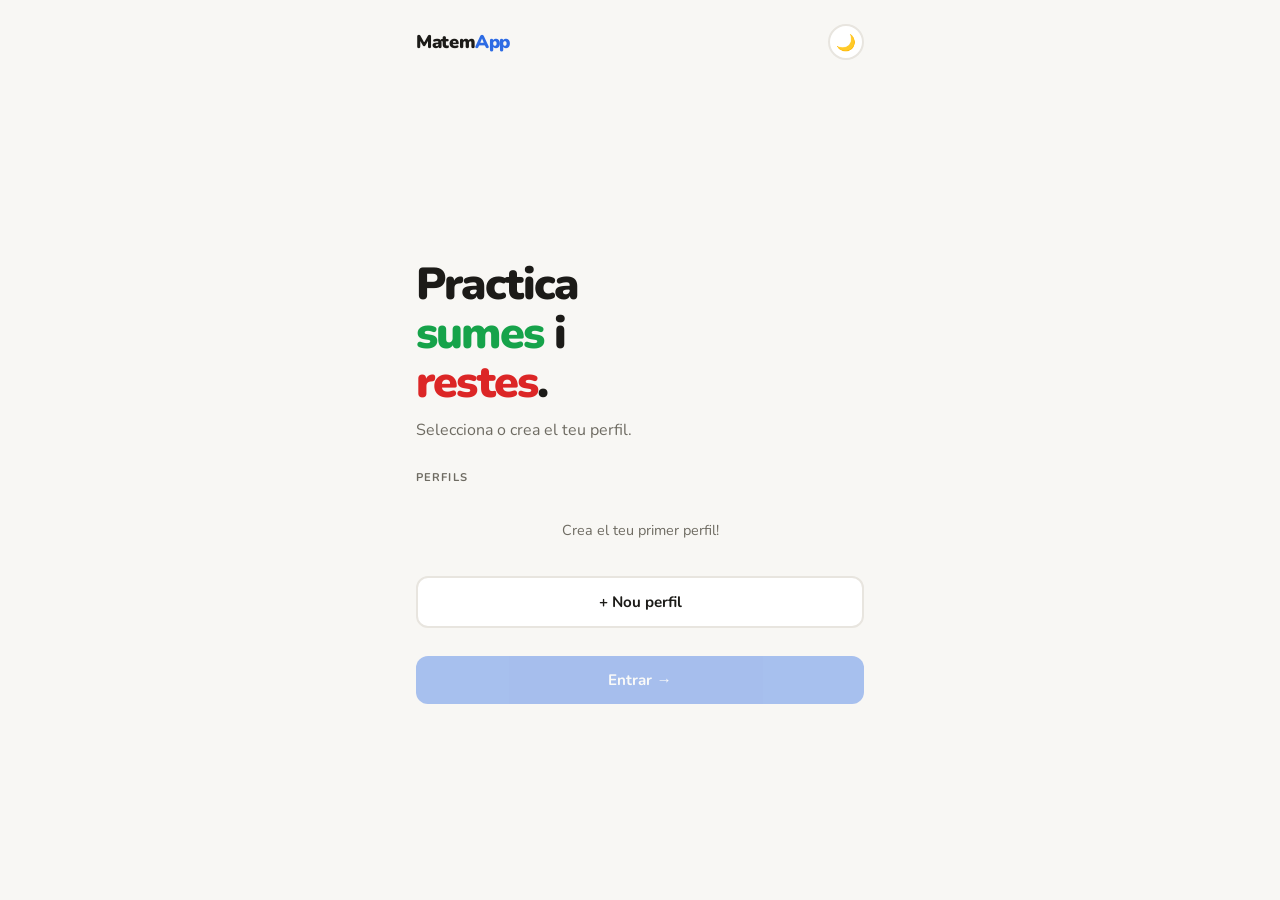
<file: sumes/index.html>
<!DOCTYPE html>
<html lang="ca" data-theme="light">
<head>
<meta charset="UTF-8">
<meta name="viewport" content="width=device-width, initial-scale=1.0">
<title>Sumes i Restes — MatemApp</title>
<link href="https://fonts.googleapis.com/css2?family=Nunito:wght@400;600;700;800;900&family=DM+Mono:wght@400;500&display=swap" rel="stylesheet">
<style>
/* ══════════════════════════════════════
   TOKENS
══════════════════════════════════════ */
:root {
  --bg: #F8F7F4;
  --bg2: #F0EEE9;
  --surface: #FFFFFF;
  --surface2: #F8F7F4;
  --ink: #1C1B18;
  --ink-soft: #6E6B62;
  --ink-lighter: #B0ADA4;
  --accent: #2D6BE4;
  --accent-light: #EBF1FD;
  --green: #16A34A;
  --green-light: #DCFCE7;
  --red: #DC2626;
  --red-light: #FEE2E2;
  --yellow: #F59E0B;
  --yellow-light: #FEF3C7;
  --orange: #EA580C;
  --orange-light: #FFF0E8;
  --border: #E8E5DF;
  --shadow: 0 2px 12px rgba(0,0,0,0.06);
  --shadow-md: 0 6px 28px rgba(0,0,0,0.10);
  --radius: 20px;
  --radius-sm: 12px;
  --mono: 'DM Mono', monospace;
  --sans: 'Nunito', sans-serif;

  /* Mons colors */
  --world1: #16A34A;
  --world1-light: #DCFCE7;
  --world2: #2D6BE4;
  --world2-light: #EBF1FD;
  --world3: #7C3AED;
  --world3-light: #F3EFFE;
}
[data-theme="dark"] {
  --bg: #111110;
  --bg2: #1A1918;
  --surface: #1E1D1B;
  --surface2: #252320;
  --ink: #F0EDE8;
  --ink-soft: #9A9590;
  --ink-lighter: #555050;
  --accent: #5B8EF0;
  --accent-light: #0F1E3A;
  --green: #22C55E;
  --green-light: #0A2010;
  --red: #F87171;
  --red-light: #2A0A0A;
  --yellow: #FBB040;
  --yellow-light: #2A1E08;
  --orange: #FB923C;
  --orange-light: #2A1208;
  --border: #2E2C28;
  --shadow: 0 2px 12px rgba(0,0,0,0.3);
  --shadow-md: 0 6px 28px rgba(0,0,0,0.4);
  --world1: #22C55E;
  --world1-light: #0A2010;
  --world2: #5B8EF0;
  --world2-light: #0F1E3A;
  --world3: #A78BFA;
  --world3-light: #1A0F30;
}

* { box-sizing: border-box; margin: 0; padding: 0; }
body { font-family: var(--sans); background: var(--bg); color: var(--ink); min-height: 100vh; line-height: 1.5; transition: background 0.2s, color 0.2s; }

/* ── SCREENS ── */
.screen { display: none; min-height: 100vh; padding: 24px 16px; max-width: 480px; margin: 0 auto; flex-direction: column; }
.screen.active { display: flex; }

h1 { font-size: 2rem; font-weight: 900; letter-spacing: -0.03em; }
h2 { font-size: 1.4rem; font-weight: 800; letter-spacing: -0.02em; }
p { color: var(--ink-soft); }

.tag {
  display: inline-block; font-family: var(--mono); font-size: 0.68rem;
  letter-spacing: 0.08em; text-transform: uppercase; color: var(--ink-soft);
  background: var(--border); padding: 4px 10px; border-radius: 20px;
}

/* ── BUTTONS ── */
.btn {
  display: inline-flex; align-items: center; justify-content: center; gap: 8px;
  padding: 14px 24px; border-radius: var(--radius-sm);
  font-family: var(--sans); font-size: 0.95rem; font-weight: 700;
  cursor: pointer; border: none; transition: all 0.15s ease;
}
.btn-primary { background: var(--accent); color: white; }
.btn-primary:hover { filter: brightness(0.92); transform: translateY(-2px); box-shadow: var(--shadow-md); }
.btn-secondary { background: var(--surface); color: var(--ink); border: 2px solid var(--border); }
.btn-secondary:hover { border-color: var(--accent); transform: translateY(-1px); }
.btn-ghost { background: transparent; color: var(--ink-soft); padding: 10px 16px; }
.btn-ghost:hover { color: var(--ink); background: var(--border); }
.btn-full { width: 100%; }
.btn-sm { padding: 10px 18px; font-size: 0.85rem; }
.btn:disabled { opacity: 0.4; cursor: not-allowed; transform: none !important; }

/* ── CARD ── */
.card { background: var(--surface); border-radius: var(--radius); padding: 22px; box-shadow: var(--shadow); border: 1px solid var(--border); }

/* ── NAV ── */
.nav { display: flex; align-items: center; justify-content: space-between; margin-bottom: 28px; gap: 8px; }
.nav-logo { font-family: var(--sans); font-size: 1.15rem; font-weight: 900; color: var(--ink); flex-shrink: 0; letter-spacing: -0.02em; }
.nav-logo span { color: var(--accent); }
.nav-actions { display: flex; align-items: center; gap: 4px; }
.theme-btn {
  width: 36px; height: 36px; border-radius: 50%; border: 2px solid var(--border);
  background: var(--surface); cursor: pointer; display: flex; align-items: center; justify-content: center;
  font-size: 1rem; transition: all 0.15s;
}
.theme-btn:hover { border-color: var(--accent); }

/* ── SECTION LABEL ── */
.section-label { font-size: 0.7rem; font-weight: 700; letter-spacing: 0.1em; text-transform: uppercase; color: var(--ink-soft); margin-bottom: 10px; }

/* ═══════════════════════════════════
   HOME
═══════════════════════════════════ */
#screen-home .hero { flex: 1; display: flex; flex-direction: column; justify-content: center; gap: 28px; }
.hero-title { font-size: 2.8rem; font-weight: 900; letter-spacing: -0.04em; line-height: 1.1; }
.hero-title .plus { color: var(--green); }
.hero-title .minus { color: var(--red); }

.profile-list { display: flex; flex-direction: column; gap: 8px; }
.profile-item {
  display: flex; align-items: center; justify-content: space-between;
  padding: 14px 18px; background: var(--surface);
  border: 2px solid var(--border); border-radius: var(--radius-sm);
  cursor: pointer; transition: all 0.15s;
}
.profile-item:hover { border-color: var(--accent); }
.profile-item.selected { border-color: var(--accent); background: var(--accent-light); }
.profile-item-info { display: flex; align-items: center; gap: 12px; }
.profile-avatar {
  width: 40px; height: 40px; border-radius: 50%; background: var(--border);
  display: flex; align-items: center; justify-content: center; font-size: 1.1rem; font-weight: 900;
  color: var(--ink-soft);
}
.profile-name { font-weight: 800; color: var(--ink); font-size: 0.95rem; }
.profile-pts { font-family: var(--mono); font-size: 0.75rem; color: var(--ink-soft); }
.profile-delete { background: none; border: none; cursor: pointer; color: var(--ink-lighter); font-size: 1rem; padding: 4px; transition: color 0.15s; }
.profile-delete:hover { color: var(--red); }
.new-profile-form { display: flex; gap: 8px; margin-top: 4px; }
.input {
  flex: 1; padding: 12px 16px; border: 2px solid var(--border); border-radius: var(--radius-sm);
  font-family: var(--sans); font-size: 0.9rem; font-weight: 600; color: var(--ink);
  background: var(--surface); outline: none; transition: border 0.15s;
}
.input:focus { border-color: var(--accent); }
.empty-state { text-align: center; padding: 24px; color: var(--ink-soft); font-size: 0.9rem; }

/* ═══════════════════════════════════
   DASHBOARD
═══════════════════════════════════ */
.xp-bar-wrap { background: var(--border); border-radius: 6px; height: 10px; margin-top: 10px; overflow: hidden; }
.xp-bar { height: 100%; background: var(--accent); border-radius: 6px; transition: width 0.7s cubic-bezier(0.34,1.56,0.64,1); }
.xp-label { font-family: var(--mono); font-size: 0.7rem; color: var(--ink-soft); margin-top: 4px; display: flex; justify-content: space-between; }

.stats-row { display: grid; grid-template-columns: repeat(3, 1fr); gap: 10px; margin-bottom: 20px; }
.stat-card { background: var(--surface); border: 1px solid var(--border); border-radius: var(--radius-sm); padding: 14px 10px; text-align: center; }
.stat-value { font-family: var(--mono); font-size: 1.3rem; font-weight: 500; color: var(--ink); }
.stat-label { font-size: 0.68rem; color: var(--ink-soft); margin-top: 2px; font-weight: 600; }

/* Mons map */
.worlds-map { display: flex; flex-direction: column; gap: 10px; margin-bottom: 20px; }
.world-card {
  border-radius: var(--radius); padding: 18px 20px;
  border: 2px solid var(--border); background: var(--surface);
  cursor: pointer; transition: all 0.18s; position: relative; overflow: hidden;
}
.world-card.locked { opacity: 0.5; cursor: not-allowed; }
.world-card.unlocked:hover { transform: translateY(-2px); box-shadow: var(--shadow-md); }
.world-card.w1.unlocked { border-color: var(--world1); }
.world-card.w2.unlocked { border-color: var(--world2); }
.world-card.w3.unlocked { border-color: var(--world3); }
.world-card-inner { display: flex; align-items: center; gap: 16px; }
.world-icon { font-size: 2rem; flex-shrink: 0; }
.world-info h3 { font-size: 1rem; font-weight: 800; color: var(--ink); margin-bottom: 2px; }
.world-info p { font-size: 0.8rem; color: var(--ink-soft); }
.world-progress-bar { height: 6px; background: var(--border); border-radius: 3px; margin-top: 8px; overflow: hidden; }
.world-progress-fill { height: 100%; border-radius: 3px; transition: width 0.6s ease; }
.w1 .world-progress-fill { background: var(--world1); }
.w2 .world-progress-fill { background: var(--world2); }
.w3 .world-progress-fill { background: var(--world3); }
.world-lock { position: absolute; top: 14px; right: 16px; font-size: 1.1rem; }
.world-pct { position: absolute; top: 14px; right: 16px; font-family: var(--mono); font-size: 0.75rem; font-weight: 500; color: var(--ink-soft); }

.badges-row { display: flex; flex-wrap: wrap; gap: 8px; margin-top: 8px; }
.badge {
  display: flex; align-items: center; gap: 6px; padding: 6px 12px;
  border-radius: 20px; font-size: 0.75rem; font-weight: 700;
  background: var(--border); color: var(--ink-soft); border: 2px solid transparent;
}
.badge.earned { background: var(--yellow-light); border-color: var(--yellow); color: var(--ink); }
.dash-actions { display: flex; gap: 8px; margin-top: 4px; padding-bottom: 8px; }

/* ═══════════════════════════════════
   SETUP
═══════════════════════════════════ */
.setup-body { flex: 1; display: flex; flex-direction: column; gap: 22px; }

.op-selector { display: grid; grid-template-columns: repeat(3, 1fr); gap: 10px; }
.op-btn {
  padding: 18px 12px; border-radius: var(--radius-sm); border: 2px solid var(--border);
  background: var(--surface); cursor: pointer; transition: all 0.15s; text-align: center;
  font-family: var(--sans); font-weight: 800;
}
.op-btn .op-symbol { font-size: 1.8rem; display: block; margin-bottom: 4px; }
.op-btn .op-name { font-size: 0.78rem; color: var(--ink-soft); display: block; }
.op-btn:hover { border-color: var(--accent); }
.op-btn.selected-sum { background: var(--green-light); border-color: var(--green); }
.op-btn.selected-sub { background: var(--red-light); border-color: var(--red); }
.op-btn.selected-both { background: var(--accent-light); border-color: var(--accent); }

.time-selector { display: flex; gap: 8px; }
.time-btn {
  flex: 1; padding: 12px; border-radius: var(--radius-sm); border: 2px solid var(--border);
  background: var(--surface); font-family: var(--mono); font-size: 1rem; cursor: pointer;
  transition: all 0.15s; color: var(--ink-soft); font-weight: 500;
}
.time-btn:hover { border-color: var(--accent); }
.time-btn.selected { background: var(--accent); border-color: var(--accent); color: white; }

/* Mode tabs */
.mode-tabs { display: grid; grid-template-columns: repeat(2, 1fr); gap: 8px; }
.mode-tab {
  padding: 14px; border-radius: var(--radius-sm); border: 2px solid var(--border);
  background: var(--surface); cursor: pointer; transition: all 0.15s; text-align: center;
  font-family: var(--sans); font-weight: 700; font-size: 0.88rem; color: var(--ink-soft);
}
.mode-tab:hover { border-color: var(--accent); color: var(--ink); }
.mode-tab.selected { background: var(--accent-light); border-color: var(--accent); color: var(--accent); }
.mode-tab .mode-tab-icon { font-size: 1.4rem; display: block; margin-bottom: 4px; }

/* ═══════════════════════════════════
   GAME
═══════════════════════════════════ */
#screen-game { gap: 0; }
.game-header { display: flex; align-items: center; justify-content: space-between; margin-bottom: 16px; gap: 8px; }
.timer-bar-wrap { flex: 1; height: 8px; background: var(--border); border-radius: 4px; overflow: hidden; }
.timer-bar { height: 100%; background: var(--green); border-radius: 4px; transition: width 1s linear, background 0.5s; }
.timer-val { font-family: var(--mono); font-size: 1rem; font-weight: 500; min-width: 40px; text-align: right; color: var(--ink); }
.score-badge { font-family: var(--mono); font-size: 0.82rem; background: var(--accent-light); color: var(--accent); padding: 6px 10px; border-radius: 20px; flex-shrink: 0; font-weight: 600; }

.streak-row { display: flex; align-items: center; gap: 6px; margin-bottom: 10px; }
.streak-dot { width: 10px; height: 10px; border-radius: 50%; background: var(--border); transition: background 0.2s, transform 0.15s; }
.streak-dot.on { background: var(--yellow); transform: scale(1.3); }

.response-bar-wrap { margin-left: auto; width: 100px; height: 5px; background: var(--border); border-radius: 3px; overflow: hidden; }
.response-bar { height: 100%; background: var(--green); border-radius: 3px; transition: background 0.3s; }

.question-area { flex: 1; display: flex; flex-direction: column; align-items: center; justify-content: center; gap: 24px; }
.question-label { font-family: var(--mono); font-size: 0.7rem; letter-spacing: 0.1em; text-transform: uppercase; color: var(--ink-soft); }

.question-expr {
  font-family: var(--mono); font-size: clamp(3rem, 12vw, 4.5rem); font-weight: 500;
  letter-spacing: -0.04em; text-align: center; line-height: 1; color: var(--ink);
}
.question-expr .op-plus { color: var(--green); }
.question-expr .op-minus { color: var(--red); }
.question-expr .eq { color: var(--ink-lighter); }

.answer-input-wrap { display: flex; flex-direction: column; align-items: center; gap: 10px; width: 100%; }
.answer-input {
  width: 150px; padding: 16px; text-align: center;
  border: 3px solid var(--border); border-radius: var(--radius-sm);
  font-family: var(--mono); font-size: 2.2rem; font-weight: 500; color: var(--ink);
  background: var(--surface); outline: none; transition: border 0.15s, background 0.15s;
}
.answer-input:focus { border-color: var(--accent); }
.answer-input.correct { border-color: var(--green); background: var(--green-light); animation: pulse-green 0.3s ease; }
.answer-input.wrong { border-color: var(--red); background: var(--red-light); animation: shake 0.3s ease; }
.feedback-text { font-size: 0.95rem; font-weight: 700; height: 22px; }
.feedback-text.correct { color: var(--green); }
.feedback-text.wrong { color: var(--red); }

.numpad { display: grid; grid-template-columns: repeat(3, 1fr); gap: 10px; width: 100%; max-width: 280px; margin-top: 8px; }
.num-btn {
  padding: 18px; border-radius: var(--radius-sm); border: 2px solid var(--border);
  background: var(--surface); font-family: var(--mono); font-size: 1.2rem; font-weight: 500;
  cursor: pointer; transition: all 0.12s; color: var(--ink);
}
.num-btn:hover { background: var(--border); }
.num-btn:active { transform: scale(0.94); }
.num-btn.del-btn { color: var(--red); }
.num-btn.ok-btn { background: var(--accent); border-color: var(--accent); color: white; grid-column: span 2; font-weight: 700; }
.num-btn.ok-btn:hover { filter: brightness(0.92); }

@keyframes pulse-green { 0%{transform:scale(1)} 50%{transform:scale(1.06)} 100%{transform:scale(1)} }
@keyframes shake { 0%{transform:translateX(0)} 25%{transform:translateX(-7px)} 75%{transform:translateX(7px)} 100%{transform:translateX(0)} }

/* ═══════════════════════════════════
   RESULTS
═══════════════════════════════════ */
.results-body { flex: 1; display: flex; flex-direction: column; gap: 14px; overflow-y: auto; }
.result-score-big {
  text-align: center; padding: 28px; background: var(--surface);
  border: 1px solid var(--border); border-radius: var(--radius);
}
.result-score-big .score-num { font-family: var(--mono); font-size: 3.2rem; font-weight: 500; color: var(--accent); }
.result-score-big .score-label { color: var(--ink-soft); font-size: 0.82rem; margin-top: 4px; font-weight: 600; }
.record-badge {
  display: inline-flex; align-items: center; gap: 6px; background: var(--yellow-light);
  border: 2px solid var(--yellow); color: var(--ink); border-radius: 20px;
  padding: 4px 14px; font-size: 0.82rem; font-weight: 800; margin-top: 10px;
  animation: popIn 0.4s cubic-bezier(0.34,1.56,0.64,1);
}

.result-stats { display: grid; grid-template-columns: 1fr 1fr; gap: 10px; }
.result-stat { background: var(--surface); border: 1px solid var(--border); border-radius: var(--radius-sm); padding: 14px; }
.result-stat .val { font-family: var(--mono); font-size: 1.4rem; font-weight: 500; color: var(--ink); }
.result-stat .lbl { font-size: 0.72rem; color: var(--ink-soft); margin-top: 2px; font-weight: 700; }

/* World unlock banner */
.world-unlock-banner {
  background: linear-gradient(135deg, var(--accent-light), var(--surface));
  border: 2px solid var(--accent); border-radius: var(--radius-sm);
  padding: 16px 18px; display: flex; align-items: center; gap: 12px;
  animation: slideIn 0.4s ease;
}

/* Speed table */
.speed-table { width: 100%; border-collapse: collapse; font-size: 0.82rem; }
.speed-table th { text-align: left; color: var(--ink-soft); font-weight: 700; padding: 6px 8px; border-bottom: 1px solid var(--border); font-family: var(--mono); font-size: 0.72rem; }
.speed-table td { padding: 6px 8px; color: var(--ink); border-bottom: 1px solid var(--border); font-family: var(--mono); }
.speed-table tr:last-child td { border-bottom: none; }
.speed-slow { color: var(--red); font-weight: 700; }
.speed-ok { color: var(--green); font-weight: 700; }

/* Review */
.review-list { display: flex; flex-direction: column; gap: 6px; max-height: 200px; overflow-y: auto; }
.review-item {
  display: flex; align-items: center; justify-content: space-between;
  padding: 10px 14px; background: var(--surface2); border-radius: var(--radius-sm);
  font-family: var(--mono); font-size: 0.88rem; border-left: 3px solid var(--red);
}
.review-item .q { color: var(--ink); }
.review-item .ans { color: var(--green); font-weight: 700; }

.new-badge-banner {
  background: var(--yellow-light); border: 2px solid var(--yellow);
  border-radius: var(--radius-sm); padding: 12px 16px;
  display: flex; align-items: center; gap: 10px; font-size: 0.85rem; font-weight: 700;
  animation: slideIn 0.4s ease;
}

/* ═══════════════════════════════════
   PRESENTATION
═══════════════════════════════════ */
#screen-presentation { max-width: 100%; padding: 0; }
.pres-inner {
  width: 100%; max-width: 860px; margin: 0 auto; padding: 40px 32px;
  display: flex; flex-direction: column; align-items: center; gap: 36px;
  min-height: 100vh; justify-content: center;
}
.pres-expr {
  font-family: var(--mono); font-size: clamp(4rem, 15vw, 11rem); font-weight: 500;
  letter-spacing: -0.04em; color: var(--ink); line-height: 1; text-align: center;
}
.pres-expr .op-plus { color: var(--green); }
.pres-expr .op-minus { color: var(--red); }
.pres-answer {
  font-family: var(--mono); font-size: clamp(5rem, 18vw, 14rem); font-weight: 500;
  color: var(--green); opacity: 0; transition: opacity 0.4s; line-height: 1;
}
.pres-answer.visible { opacity: 1; }
.pres-controls { display: flex; gap: 14px; flex-wrap: wrap; justify-content: center; }
.pres-scoreboard {
  display: flex; gap: 28px; background: var(--surface); border: 1px solid var(--border);
  border-radius: var(--radius); padding: 16px 28px;
}
.pres-score-item { text-align: center; }
.pres-score-val { font-family: var(--mono); font-size: 2rem; font-weight: 500; color: var(--ink); }
.pres-score-lbl { font-size: 0.72rem; color: var(--ink-soft); font-weight: 700; }

/* ═══════════════════════════════════
   LEVEL UP OVERLAY
═══════════════════════════════════ */
.level-up-overlay {
  position: fixed; inset: 0; background: rgba(0,0,0,0.65); z-index: 1000;
  display: flex; align-items: center; justify-content: center;
  animation: fadeIn 0.2s ease;
}
.level-up-card {
  background: var(--surface); border-radius: var(--radius); padding: 40px 32px;
  text-align: center; max-width: 320px; width: 90%;
  animation: popIn 0.5s cubic-bezier(0.34,1.56,0.64,1);
  border: 3px solid var(--yellow);
}
.level-up-emoji { font-size: 4.5rem; margin-bottom: 12px; }
.level-up-title { font-size: 1.7rem; font-weight: 900; letter-spacing: -0.03em; color: var(--ink); }
.level-up-sub { color: var(--ink-soft); font-size: 0.9rem; margin-top: 6px; font-weight: 600; }

/* ═══════════════════════════════════
   MISC
═══════════════════════════════════ */
.mt-auto { margin-top: auto; }
.gap-8 { display: flex; flex-direction: column; gap: 8px; }
.scroll-y { overflow-y: auto; }
.combo-flash {
  position: fixed; top: 80px; left: 50%; transform: translateX(-50%);
  background: var(--yellow); color: var(--ink); font-family: var(--sans); font-size: 0.88rem; font-weight: 800;
  padding: 8px 22px; border-radius: 20px; pointer-events: none;
  animation: comboAnim 1.2s ease forwards; z-index: 999;
}

@keyframes fadeIn { from{opacity:0} to{opacity:1} }
@keyframes popIn { from{opacity:0;transform:scale(0.7)} to{opacity:1;transform:scale(1)} }
@keyframes slideIn { from{opacity:0;transform:translateY(8px)} to{opacity:1;transform:translateY(0)} }
@keyframes comboAnim {
  0%{opacity:0;transform:translateX(-50%) translateY(10px) scale(0.9)}
  20%{opacity:1;transform:translateX(-50%) translateY(0) scale(1)}
  70%{opacity:1} 100%{opacity:0;transform:translateX(-50%) translateY(-12px)}
}

::-webkit-scrollbar { width: 6px; }
::-webkit-scrollbar-track { background: transparent; }
::-webkit-scrollbar-thumb { background: var(--border); border-radius: 3px; }

/* ═══════════════════════════════════
   VISUAL REPRESENTATIONS
═══════════════════════════════════ */
.visual-area {
  width: 100%; display: flex; flex-direction: column; gap: 8px;
}
.visual-tabs {
  display: flex; gap: 6px; justify-content: center;
}
.visual-tab {
  padding: 5px 14px; border-radius: 20px; border: 1.5px solid var(--border);
  background: var(--surface); font-family: var(--sans); font-size: 0.75rem;
  font-weight: 700; cursor: pointer; transition: all 0.15s; color: var(--ink-soft);
}
.visual-tab.active { background: var(--accent); border-color: var(--accent); color: white; }
.visual-panel { display: none; }
.visual-panel.active { display: block; }

/* ── CUISENAIRE RODS ── */
.rods-container {
  background: var(--surface2); border: 1px solid var(--border);
  border-radius: var(--radius-sm); padding: 12px 16px 10px;
  display: flex; flex-direction: column; gap: 8px; align-items: flex-start;
  min-height: 100px;
}
.rod-row {
  display: flex; align-items: flex-end; gap: 4px; flex-wrap: nowrap;
}
.rod-label {
  font-family: var(--mono); font-size: 0.68rem; color: var(--ink-soft);
  min-width: 22px; text-align: right; padding-right: 6px; align-self: center;
}
.rod {
  border-radius: 4px; display: flex; align-items: center; justify-content: center;
  font-family: var(--mono); font-size: 0.6rem; font-weight: 700; color: white;
  text-shadow: 0 1px 2px rgba(0,0,0,0.35);
  transition: all 0.35s cubic-bezier(0.34,1.56,0.64,1);
  position: relative; overflow: hidden; flex-shrink: 0;
  animation: rodPop 0.35s cubic-bezier(0.34,1.56,0.64,1);
}
@keyframes rodPop { from{transform:scaleY(0);transform-origin:bottom} to{transform:scaleY(1);transform-origin:bottom} }

/* Official Cuisenaire colors */
.rod[data-n="1"]  { background: #CCCCCC; color: #555; }
.rod[data-n="2"]  { background: #E8001C; }
.rod[data-n="3"]  { background: #7CBB00; }
.rod[data-n="4"]  { background: #C000C0; }
.rod[data-n="5"]  { background: #F5C800; color: #777; }
.rod[data-n="6"]  { background: #1E8B1E; }
.rod[data-n="7"]  { background: #222222; }
.rod[data-n="8"]  { background: #8B4513; }
.rod[data-n="9"]  { background: #003DA5; }
.rod[data-n="10"] { background: #FF8C00; }
.rod::after {
  content:''; position:absolute; top:0; left:0; right:0; height:35%;
  background: rgba(255,255,255,0.2); border-radius: 4px 4px 0 0; pointer-events:none;
}

.rod-op-symbol {
  font-size: 1.2rem; font-weight: 900; align-self: center; margin: 0 6px; line-height:1;
}
.rod-op-symbol.plus  { color: var(--green); }
.rod-op-symbol.minus { color: var(--red); }
.rod-op-symbol.eq    { color: var(--ink-lighter); }

.rod-result-row {
  opacity: 0; transform: translateY(6px);
  transition: opacity 0.4s 0.1s ease, transform 0.4s 0.1s ease;
}
.rod-result-row.visible { opacity:1; transform:translateY(0); }
.rods-divider { width:100%; height:1px; background:var(--border); }

/* ── NUMBER LINE ── */
.numberline-container {
  background: var(--surface2); border: 1px solid var(--border);
  border-radius: var(--radius-sm); padding: 14px 12px 8px;
  overflow: hidden;
}
.numberline-svg-wrap { width: 100%; display: block; }

/* feedback wrong answer overlay */
.wrong-visual-hint {
  background: var(--red-light); border: 2px solid var(--red);
  border-radius: var(--radius-sm); padding: 8px 14px;
  font-size: 0.82rem; font-weight: 700; color: var(--red);
  display: flex; align-items: center; gap: 8px;
  animation: slideIn 0.3s ease;
}
</style>
</head>
<body>

<!-- ══════════════════════════════════
     HOME
══════════════════════════════════ -->
<div class="screen active" id="screen-home">
  <div class="nav">
    <a href="../index.html" style="font-family:var(--sans);font-size:1.15rem;font-weight:900;color:var(--ink);text-decoration:none;letter-spacing:-0.02em">Matem<span style="color:var(--accent)">App</span></a>
    <div class="nav-actions">
      <button class="theme-btn" onclick="toggleTheme()">🌙</button>
    </div>
  </div>
  <div class="hero">
    <div>
      <h1 class="hero-title">Practica<br><span class="plus">sumes</span> i<br><span class="minus">restes</span>.</h1>
      <p style="margin-top:10px">Selecciona o crea el teu perfil.</p>
    </div>
    <div>
      <div class="section-label">Perfils</div>
      <div class="profile-list" id="profile-list"></div>
      <div class="new-profile-form" id="new-profile-form" style="display:none;margin-top:8px">
        <input class="input" id="new-profile-input" type="text" placeholder="El teu nom..." maxlength="20">
        <button class="btn btn-primary btn-sm" onclick="createProfile()">Crear</button>
        <button class="btn btn-secondary btn-sm" onclick="cancelNewProfile()">✕</button>
      </div>
      <button class="btn btn-secondary btn-full" id="btn-new-profile" onclick="showNewProfileForm()" style="margin-top:10px">+ Nou perfil</button>
    </div>
    <button class="btn btn-primary btn-full" onclick="goToDashboard()" id="btn-enter" disabled>Entrar →</button>
  </div>
</div>

<!-- ══════════════════════════════════
     DASHBOARD
══════════════════════════════════ -->
<div class="screen" id="screen-dashboard">
  <div class="nav">
    <div class="nav-logo">sumes<span>+</span>restes</div>
    <div class="nav-actions">
      <button class="theme-btn" onclick="toggleTheme()">🌙</button>
      <button class="btn btn-ghost btn-sm" onclick="goTo('screen-home')">← Perfils</button>
    </div>
  </div>

  <div style="margin-bottom:20px">
    <div style="display:flex;align-items:center;justify-content:space-between">
      <div>
        <p class="tag" id="dash-tag">Hola!</p>
        <h2 id="dash-name" style="margin-top:6px;font-size:1.5rem"></h2>
      </div>
      <div style="text-align:right">
        <div id="dash-level" style="font-family:var(--mono);font-size:1.5rem;font-weight:500;color:var(--accent)"></div>
        <div style="font-size:0.7rem;color:var(--ink-soft);font-weight:700">Nivell</div>
      </div>
    </div>
    <div class="xp-bar-wrap"><div class="xp-bar" id="xp-bar"></div></div>
    <div class="xp-label"><span id="xp-current"></span><span id="xp-next"></span></div>
  </div>

  <div class="stats-row">
    <div class="stat-card"><div class="stat-value" id="stat-pts">0</div><div class="stat-label">Punts</div></div>
    <div class="stat-card"><div class="stat-value" id="stat-correct">0</div><div class="stat-label">Encerts</div></div>
    <div class="stat-card"><div class="stat-value" id="stat-streak">0</div><div class="stat-label">Millor ratxa</div></div>
  </div>

  <div class="section-label">Els teus mons</div>
  <div class="worlds-map" id="worlds-map"></div>

  <div class="section-label">Mode presentació</div>
  <div class="card" onclick="startPresentation()" style="cursor:pointer;display:flex;align-items:center;gap:14px;margin-bottom:18px" onmouseover="this.style.borderColor='var(--accent)'" onmouseout="this.style.borderColor='var(--border)'">
    <span style="font-size:1.8rem">📽</span>
    <div><div style="font-weight:800;font-size:0.95rem;color:var(--ink)">Mode presentació</div><div style="font-size:0.8rem;color:var(--ink-soft)">Per projectar a la pissarra</div></div>
  </div>

  <div class="card" style="margin-bottom:12px">
    <div class="section-label">Medalles</div>
    <div class="badges-row" id="badges-row"></div>
  </div>

  <div class="dash-actions">
    <button class="btn btn-secondary btn-sm" onclick="exportCSV()" style="flex:1">⬇ Exportar progrés (CSV)</button>
  </div>
</div>

<!-- ══════════════════════════════════
     SETUP
══════════════════════════════════ -->
<div class="screen" id="screen-setup">
  <div class="nav">
    <div class="nav-logo">sumes<span>+</span>restes</div>
    <button class="btn btn-ghost btn-sm" onclick="goTo('screen-dashboard')">← Enrere</button>
  </div>
  <div class="setup-body">
    <div>
      <p class="tag" id="setup-world-tag">Món</p>
      <h2 id="setup-title" style="margin-top:6px"></h2>
      <p id="setup-desc" style="margin-top:4px;font-size:0.88rem"></p>
    </div>

    <div id="setup-mode-section">
      <div class="section-label">Mode de joc</div>
      <div class="mode-tabs">
        <div class="mode-tab selected" data-mode="practice" onclick="selectMode(this)">
          <span class="mode-tab-icon">📖</span>Pràctica lliure
        </div>
        <div class="mode-tab" data-mode="timer" onclick="selectMode(this)">
          <span class="mode-tab-icon">⏱</span>Contra rellotge
        </div>
        <div class="mode-tab" data-mode="sequential" onclick="selectMode(this)">
          <span class="mode-tab-icon">📶</span>Seqüencial
        </div>
        <div class="mode-tab" data-mode="errors" onclick="selectMode(this)" id="tab-errors">
          <span class="mode-tab-icon">🎯</span>Mode errors
        </div>
      </div>
    </div>

    <div id="setup-op-section">
      <div class="section-label">Operació</div>
      <div class="op-selector">
        <div class="op-btn" data-op="sum" onclick="selectOp(this)">
          <span class="op-symbol">＋</span>
          <span class="op-name">Sumes</span>
        </div>
        <div class="op-btn" data-op="sub" onclick="selectOp(this)">
          <span class="op-symbol">－</span>
          <span class="op-name">Restes</span>
        </div>
        <div class="op-btn" data-op="both" onclick="selectOp(this)">
          <span class="op-symbol">±</span>
          <span class="op-name">Les dues</span>
        </div>
      </div>
    </div>

    <div id="setup-time-section" style="display:none">
      <div class="section-label">Temps</div>
      <div class="time-selector">
        <button class="time-btn selected" data-val="60" onclick="selectTime(this)">1 min</button>
        <button class="time-btn" data-val="120" onclick="selectTime(this)">2 min</button>
      </div>
    </div>

    <div id="setup-errors-empty" style="display:none" class="empty-state">
      No tens cap error registrat en aquest món. Practica primer en mode lliure!
    </div>

    <div class="mt-auto">
      <button class="btn btn-primary btn-full" id="btn-start-game" onclick="startGame()">Començar →</button>
    </div>
  </div>
</div>

<!-- ══════════════════════════════════
     GAME
══════════════════════════════════ -->
<div class="screen" id="screen-game">
  <div class="game-header">
    <div class="score-badge">⭐ <span id="game-score">0</span></div>
    <div class="timer-bar-wrap" id="timer-bar-wrap" style="display:none">
      <div class="timer-bar" id="timer-bar" style="width:100%"></div>
    </div>
    <div class="timer-val" id="timer-val"></div>
    <button class="btn btn-ghost btn-sm" onclick="endGame(true)" style="padding:8px 12px">✕</button>
  </div>

  <div class="streak-row">
    <span style="font-size:0.7rem;color:var(--ink-soft);font-family:var(--mono);font-weight:500">Ratxa:</span>
    <div class="streak-dot" id="sd0"></div>
    <div class="streak-dot" id="sd1"></div>
    <div class="streak-dot" id="sd2"></div>
    <div class="streak-dot" id="sd3"></div>
    <div class="streak-dot" id="sd4"></div>
    <div class="response-bar-wrap"><div class="response-bar" id="response-bar"></div></div>
  </div>

  <div class="question-area">
    <div class="question-label" id="q-counter">Pregunta 1</div>
    <div class="question-expr" id="question-expr"></div>

    <!-- Visual representations (only Worlds 1 & 2) -->
    <div class="visual-area" id="visual-area" style="display:none">
      <div class="visual-tabs">
        <button class="visual-tab active" onclick="switchVisualTab('rods',this)">🎨 Regletes</button>
        <button class="visual-tab" onclick="switchVisualTab('line',this)">📏 Recta numèrica</button>
      </div>
      <div class="visual-panel active" id="visual-rods">
        <div class="rods-container" id="rods-container"></div>
      </div>
      <div class="visual-panel" id="visual-line">
        <div class="numberline-container">
          <svg class="numberline-svg-wrap" id="nl-svg" height="90"></svg>
        </div>
      </div>
      <div id="wrong-hint-area"></div>
    </div>

    <div class="answer-input-wrap">
      <input class="answer-input" id="answer-input" type="number" inputmode="numeric" pattern="[0-9]*" placeholder="?" autocomplete="off">
      <div class="feedback-text" id="feedback-text"></div>
    </div>
    <div class="numpad">
      <button class="num-btn" onclick="numpadPress('1')">1</button>
      <button class="num-btn" onclick="numpadPress('2')">2</button>
      <button class="num-btn" onclick="numpadPress('3')">3</button>
      <button class="num-btn" onclick="numpadPress('4')">4</button>
      <button class="num-btn" onclick="numpadPress('5')">5</button>
      <button class="num-btn" onclick="numpadPress('6')">6</button>
      <button class="num-btn" onclick="numpadPress('7')">7</button>
      <button class="num-btn" onclick="numpadPress('8')">8</button>
      <button class="num-btn" onclick="numpadPress('9')">9</button>
      <button class="num-btn del-btn" onclick="numpadPress('del')">⌫</button>
      <button class="num-btn" onclick="numpadPress('0')">0</button>
      <button class="num-btn ok-btn" onclick="submitAnswer()">OK</button>
    </div>
  </div>
</div>

<!-- ══════════════════════════════════
     RESULTS
══════════════════════════════════ -->
<div class="screen" id="screen-results">
  <div class="nav">
    <div class="nav-logo">sumes<span>+</span>restes</div>
    <span class="tag" id="results-mode-tag">Mode</span>
  </div>
  <div class="results-body scroll-y">
    <div class="result-score-big">
      <div class="score-num" id="res-score">0</div>
      <div class="score-label">punts aconseguits</div>
      <div id="res-record-badge" style="display:none" class="record-badge">🏆 Nou rècord!</div>
    </div>
    <div class="result-stats">
      <div class="result-stat"><div class="val" id="res-correct">0</div><div class="lbl">✅ Encerts</div></div>
      <div class="result-stat"><div class="val" id="res-wrong">0</div><div class="lbl">❌ Errors</div></div>
      <div class="result-stat"><div class="val" id="res-streak">0</div><div class="lbl">🔥 Millor ratxa</div></div>
      <div class="result-stat"><div class="val" id="res-accuracy">0%</div><div class="lbl">🎯 Precisió</div></div>
    </div>

    <div id="world-unlock-area"></div>

    <div class="card" id="speed-insights" style="display:none">
      <div class="section-label">Temps de resposta</div>
      <table class="speed-table" id="speed-table"></table>
    </div>

    <div class="card" id="review-section" style="display:none">
      <div class="section-label" style="margin-bottom:8px">Revisa els errors</div>
      <div class="review-list" id="review-list"></div>
    </div>

    <div id="new-badges-area"></div>

    <div class="mt-auto gap-8" style="padding-bottom:8px">
      <button class="btn btn-primary btn-full" onclick="playAgain()">Tornar a jugar</button>
      <button class="btn btn-secondary btn-full" onclick="goTo('screen-dashboard');renderDashboard()">Tauler →</button>
    </div>
  </div>
</div>

<!-- ══════════════════════════════════
     PRESENTATION
══════════════════════════════════ -->
<div class="screen" id="screen-presentation">
  <div class="pres-inner">
    <div style="width:100%;display:flex;justify-content:space-between;align-items:center">
      <div class="nav-logo" style="font-size:1.2rem">sumes<span style="color:var(--accent)">+</span>restes <span style="font-size:0.8rem;color:var(--ink-soft);margin-left:8px;font-weight:400">Mode Presentació</span></div>
      <button class="btn btn-ghost btn-sm" onclick="goTo('screen-dashboard');renderDashboard()">Sortir ✕</button>
    </div>

    <div class="pres-expr" id="pres-expr"></div>
    <div class="pres-answer" id="pres-answer"></div>

    <div class="pres-scoreboard">
      <div class="pres-score-item"><div class="pres-score-val" id="pres-correct">0</div><div class="pres-score-lbl">✅ Encerts</div></div>
      <div class="pres-score-item"><div class="pres-score-val" id="pres-wrong">0</div><div class="pres-score-lbl">❌ Errors</div></div>
      <div class="pres-score-item"><div class="pres-score-val" id="pres-streak">0</div><div class="pres-score-lbl">🔥 Ratxa</div></div>
    </div>

    <div class="pres-controls">
      <button class="btn btn-secondary" onclick="presReveal()" id="pres-reveal-btn">Mostrar resposta 👁</button>
      <button class="btn btn-primary" onclick="presNext(true)" id="pres-correct-btn" style="display:none">✅ Correcte</button>
      <button class="btn btn-secondary" onclick="presNext(false)" id="pres-wrong-btn" style="display:none">❌ Error</button>
      <button class="btn btn-ghost btn-sm" onclick="presNewQuestion()" id="pres-new-btn" style="display:none">Pròxima →</button>
    </div>

    <div style="width:100%;max-width:360px">
      <div class="section-label" style="margin-bottom:8px">Configuració</div>
      <div style="display:flex;gap:10px;flex-wrap:wrap;align-items:center">
        <div class="op-selector" style="display:flex;gap:8px">
          <button class="time-btn selected" id="pres-op-sum" onclick="setPresOp('sum',this)" style="flex:none;padding:10px 16px;font-size:0.85rem">＋ Sumes</button>
          <button class="time-btn" id="pres-op-sub" onclick="setPresOp('sub',this)" style="flex:none;padding:10px 16px;font-size:0.85rem">－ Restes</button>
          <button class="time-btn" id="pres-op-both" onclick="setPresOp('both',this)" style="flex:none;padding:10px 16px;font-size:0.85rem">± Les dues</button>
        </div>
      </div>
      <div style="display:flex;gap:8px;margin-top:10px;flex-wrap:wrap">
        <button class="time-btn selected" id="pres-w1" onclick="togglePresWorld(1,this)" style="flex:none;padding:8px 14px;font-size:0.82rem">🌱 fins 10</button>
        <button class="time-btn" id="pres-w2" onclick="togglePresWorld(2,this)" style="flex:none;padding:8px 14px;font-size:0.82rem">🌊 fins 20</button>
        <button class="time-btn" id="pres-w3" onclick="togglePresWorld(3,this)" style="flex:none;padding:8px 14px;font-size:0.82rem">🌟 fins 100</button>
      </div>
    </div>
  </div>
</div>

<script>
// ══════════════════════════════════════════
// CONSTANTS
// ══════════════════════════════════════════
const WORLDS = [
  { id: 1, name: 'Món 1 — fins a 10', icon: '🌱', color: 'w1', max: 10,  desc: 'Sumes i restes fins al número 10' },
  { id: 2, name: 'Món 2 — fins a 20', icon: '🌊', color: 'w2', max: 20,  desc: 'Sumes i restes fins al número 20' },
  { id: 3, name: 'Món 3 — fins a 100', icon: '🌟', color: 'w3', max: 100, desc: 'Sumes i restes fins al número 100' },
];

const XP_LEVELS = [0, 80, 200, 400, 700, 1100, 1700, 2600, 3800, 5500, 8000];
const LEVEL_NAMES = ['Estrella nova', 'Petita estrella', 'Estrella brillant', 'Estrella daurada', 'Superestrella', 'Campió/a', 'Gran campió/a', 'Expert/a', 'Mestre/a', 'Gran mestre/a', '★ Llegenda'];

const BADGES_DEF = [
  { id: 'first',    name: 'Primera!',   icon: '🌟', desc: 'Primera partida completada' },
  { id: 'streak5',  name: 'Ratxa x5',   icon: '🔥', desc: '5 encerts seguits' },
  { id: 'streak10', name: 'Ratxa x10',  icon: '💥', desc: '10 encerts seguits' },
  { id: 'pts100',   name: '100 pts',    icon: '💯', desc: '100 punts totals' },
  { id: 'pts500',   name: '500 pts',    icon: '🏅', desc: '500 punts totals' },
  { id: 'pts1000',  name: '1000 pts',   icon: '🥇', desc: '1000 punts totals' },
  { id: 'world2',   name: 'Món 2!',     icon: '🌊', desc: 'Desbloqueja el Món 2' },
  { id: 'world3',   name: 'Món 3!',     icon: '🌟', desc: 'Desbloqueja el Món 3' },
  { id: 'speed15',  name: 'Llamp',      icon: '⚡', desc: '15 encerts en mode rellotge' },
  { id: 'lvl5',     name: 'Nivell 5',   icon: '🚀', desc: 'Arribar al nivell 5' },
  { id: 'noErrors', name: 'Perfecte!',  icon: '✨', desc: 'Partida sense cap error' },
];

// ══════════════════════════════════════════
// STORAGE
// ══════════════════════════════════════════
function loadData() {
  try { return JSON.parse(localStorage.getItem('sumesrestes_v1')) || { profiles: [], theme: 'light' }; }
  catch { return { profiles: [], theme: 'light' }; }
}
function saveData(d) { localStorage.setItem('sumesrestes_v1', JSON.stringify(d)); }

let appData = loadData();
let currentProfile = null;
let setupWorld = 1;
let setupMode = 'practice';
let setupOp = null;   // 'sum' | 'sub' | 'both'
let setupTime = 60;

// ══════════════════════════════════════════
// THEME
// ══════════════════════════════════════════
function applyTheme(t) {
  document.documentElement.setAttribute('data-theme', t);
  document.querySelectorAll('.theme-btn').forEach(b => b.textContent = t === 'dark' ? '☀️' : '🌙');
  appData.theme = t; saveData(appData);
}
function toggleTheme() { applyTheme(document.documentElement.getAttribute('data-theme') === 'dark' ? 'light' : 'dark'); }
applyTheme(appData.theme || 'light');

// ══════════════════════════════════════════
// XP / LEVEL
// ══════════════════════════════════════════
function getLevel(xp) {
  let lv = 0;
  for (let i = 0; i < XP_LEVELS.length; i++) { if (xp >= XP_LEVELS[i]) lv = i; else break; }
  return lv;
}

// ══════════════════════════════════════════
// PROFILE
// ══════════════════════════════════════════
function defaultProfile(name) {
  return {
    id: Date.now().toString(), name,
    points: 0, xp: 0, totalCorrect: 0, bestStreak: 0,
    worldStats: { 1: null, 2: null, 3: null }, // per world: {correct, wrong, attempts}
    opStats: {},  // key: 'sum_W1' | 'sub_W2' etc: {correct, wrong, totalTime, count}
    errors: [],   // {a, op, b, world}
    badges: [], gamesPlayed: 0,
    timerRecord: 0,
    unlockedWorlds: [1],
  };
}
function getProfile(id) { return appData.profiles.find(p => p.id === id); }
function saveProfile(p) {
  const idx = appData.profiles.findIndex(x => x.id === p.id);
  if (idx >= 0) appData.profiles[idx] = p; else appData.profiles.push(p);
  saveData(appData);
}

// ══════════════════════════════════════════
// HOME
// ══════════════════════════════════════════
function renderProfileList() {
  const list = document.getElementById('profile-list');
  if (!appData.profiles.length) {
    list.innerHTML = '<div class="empty-state">Crea el teu primer perfil!</div>';
    document.getElementById('btn-enter').disabled = true; return;
  }
  list.innerHTML = appData.profiles.map(p => {
    const lv = getLevel(p.xp || 0);
    return `<div class="profile-item ${currentProfile?.id === p.id ? 'selected' : ''}" onclick="selectProfile('${p.id}')">
      <div class="profile-item-info">
        <div class="profile-avatar">${p.name[0].toUpperCase()}</div>
        <div><div class="profile-name">${escHtml(p.name)}</div><div class="profile-pts">${p.points} pts · Niv.${lv}</div></div>
      </div>
      <button class="profile-delete" onclick="event.stopPropagation();deleteProfile('${p.id}')">🗑</button>
    </div>`;
  }).join('');
  document.getElementById('btn-enter').disabled = !currentProfile;
}
function selectProfile(id) { currentProfile = getProfile(id); renderProfileList(); document.getElementById('btn-enter').disabled = false; }
function showNewProfileForm() { document.getElementById('new-profile-form').style.display='flex'; document.getElementById('btn-new-profile').style.display='none'; document.getElementById('new-profile-input').focus(); }
function cancelNewProfile() { document.getElementById('new-profile-form').style.display='none'; document.getElementById('btn-new-profile').style.display='flex'; document.getElementById('new-profile-input').value=''; }
function createProfile() {
  const name = document.getElementById('new-profile-input').value.trim();
  if (!name) return;
  const p = defaultProfile(name);
  appData.profiles.push(p); saveData(appData);
  currentProfile = p; cancelNewProfile(); renderProfileList();
  document.getElementById('btn-enter').disabled = false;
}
function deleteProfile(id) {
  if (!confirm('Eliminar aquest perfil?')) return;
  appData.profiles = appData.profiles.filter(p => p.id !== id);
  if (currentProfile?.id === id) currentProfile = null;
  saveData(appData); renderProfileList();
}
document.getElementById('new-profile-input').addEventListener('keydown', e => { if (e.key==='Enter') createProfile(); });
function goToDashboard() { if (!currentProfile) return; renderDashboard(); goTo('screen-dashboard'); }

// ══════════════════════════════════════════
// DASHBOARD
// ══════════════════════════════════════════
function getWorldProgress(prof, worldId) {
  // Computa % d'encerts a partir d'opStats
  let correct = 0, total = 0;
  ['sum', 'sub'].forEach(op => {
    const key = `${op}_W${worldId}`;
    const s = prof.opStats[key];
    if (s) { correct += s.correct; total += s.correct + s.wrong; }
  });
  if (total === 0) return 0;
  return Math.round((correct / total) * 100);
}
function isWorldUnlocked(prof, worldId) {
  return (prof.unlockedWorlds || [1]).includes(worldId);
}
function checkWorldUnlock(prof) {
  const newUnlocked = [];
  [1, 2].forEach(wid => {
    const pct = getWorldProgress(prof, wid);
    const totalAttempts = (['sum','sub'].reduce((s,op) => {
      const k = `${op}_W${wid}`; const st = prof.opStats[k];
      return s + (st ? st.correct + st.wrong : 0);
    }, 0));
    if (pct >= 75 && totalAttempts >= 20 && !isWorldUnlocked(prof, wid + 1)) {
      prof.unlockedWorlds.push(wid + 1);
      newUnlocked.push(wid + 1);
    }
  });
  return newUnlocked;
}

function renderDashboard() {
  const fresh = getProfile(currentProfile.id);
  if (fresh) currentProfile = fresh;
  const p = currentProfile;

  document.getElementById('dash-tag').textContent = `Hola, ${p.name}!`;
  document.getElementById('dash-name').textContent = `${p.gamesPlayed||0} partides jugades`;

  const xp = p.xp || 0, lv = getLevel(xp);
  const lvXp = XP_LEVELS[Math.min(lv, XP_LEVELS.length-1)];
  const nextXp = XP_LEVELS[Math.min(lv+1, XP_LEVELS.length-1)];
  const pct = lv >= LEVEL_NAMES.length-1 ? 100 : Math.round(((xp-lvXp)/(nextXp-lvXp))*100);
  document.getElementById('dash-level').textContent = lv;
  document.getElementById('xp-bar').style.width = pct + '%';
  document.getElementById('xp-current').textContent = `${LEVEL_NAMES[lv]} · ${xp} XP`;
  document.getElementById('xp-next').textContent = lv < LEVEL_NAMES.length-1 ? `Niv.${lv+1}: ${nextXp} XP` : '★ Màxim!';

  document.getElementById('stat-pts').textContent = p.points;
  document.getElementById('stat-correct').textContent = p.totalCorrect;
  document.getElementById('stat-streak').textContent = p.bestStreak;

  // Worlds map
  document.getElementById('worlds-map').innerHTML = WORLDS.map(w => {
    const unlocked = isWorldUnlocked(p, w.id);
    const pct = getWorldProgress(p, w.id);
    return `<div class="world-card ${w.color} ${unlocked ? 'unlocked' : 'locked'}" onclick="${unlocked ? `goToSetup(${w.id})` : ''}">
      <div class="world-card-inner">
        <div class="world-icon">${w.icon}</div>
        <div class="world-info" style="flex:1">
          <h3>${w.name}</h3>
          <p>${w.desc}</p>
          <div class="world-progress-bar"><div class="world-progress-fill" style="width:${pct}%"></div></div>
        </div>
      </div>
      ${unlocked ? `<div class="world-pct">${pct}%</div>` : '<div class="world-lock">🔒</div>'}
    </div>`;
  }).join('');

  // Badges
  document.getElementById('badges-row').innerHTML = BADGES_DEF.map(b =>
    `<div class="badge ${p.badges.includes(b.id)?'earned':''}" title="${b.desc}">${b.icon} ${b.name}</div>`
  ).join('');
}

// ══════════════════════════════════════════
// CSV EXPORT
// ══════════════════════════════════════════
function exportCSV() {
  const p = currentProfile;
  const rows = ['Món,Operació,Encerts,Errors,Total,Precisió (%),Temps mitjà (s)'];
  WORLDS.forEach(w => {
    ['sum','sub'].forEach(op => {
      const key = `${op}_W${w.id}`;
      const s = p.opStats[key];
      const opName = op === 'sum' ? 'Suma' : 'Resta';
      if (!s) { rows.push(`${w.name},${opName},0,0,0,—,—`); return; }
      const total = s.correct + s.wrong;
      const prec = total > 0 ? Math.round(s.correct/total*100) : 0;
      const avgSec = s.count > 0 ? (s.totalTime/s.count/1000).toFixed(1) : '—';
      rows.push(`${w.name},${opName},${s.correct},${s.wrong},${total},${prec},${avgSec}`);
    });
  });
  rows.push('');
  rows.push(`Alumne,${p.name}`);
  rows.push(`Punts totals,${p.points}`);
  rows.push(`XP,${p.xp||0}`);
  rows.push(`Nivell,${getLevel(p.xp||0)}`);
  rows.push(`Millor ratxa,${p.bestStreak}`);
  rows.push(`Partides,${p.gamesPlayed||0}`);
  rows.push(`Data,${new Date().toLocaleDateString('ca-ES')}`);
  const blob = new Blob(['\uFEFF'+rows.join('\n')], {type:'text/csv;charset=utf-8;'});
  const url = URL.createObjectURL(blob);
  const a = document.createElement('a'); a.href=url;
  a.download = `sumesrestes_${p.name.replace(/\s/g,'_')}_${new Date().toISOString().slice(0,10)}.csv`;
  a.click(); URL.revokeObjectURL(url);
}

// ══════════════════════════════════════════
// SETUP
// ══════════════════════════════════════════
function goToSetup(worldId) {
  setupWorld = worldId;
  setupMode = 'practice';
  setupOp = null;
  setupTime = 60;
  const w = WORLDS.find(x => x.id === worldId);
  document.getElementById('setup-world-tag').textContent = w.name;
  document.getElementById('setup-title').textContent = `${w.icon} Configuració`;
  document.getElementById('setup-desc').textContent = w.desc;

  // Reset mode tabs
  document.querySelectorAll('.mode-tab').forEach(t => t.classList.remove('selected'));
  document.querySelector('[data-mode="practice"]').classList.add('selected');

  // Reset op selector
  document.querySelectorAll('.op-btn').forEach(b => b.classList.remove('selected-sum','selected-sub','selected-both'));

  document.getElementById('setup-time-section').style.display = 'none';
  document.getElementById('setup-errors-empty').style.display = 'none';
  document.getElementById('setup-op-section').style.display = '';

  // Check errors
  const worldErrors = (currentProfile.errors||[]).filter(e => e.world === worldId);
  document.getElementById('tab-errors').style.opacity = worldErrors.length ? '1' : '0.5';

  document.getElementById('btn-start-game').disabled = true;
  goTo('screen-setup');
}

function selectMode(el) {
  document.querySelectorAll('.mode-tab').forEach(t => t.classList.remove('selected'));
  el.classList.add('selected');
  setupMode = el.dataset.mode;

  document.getElementById('setup-time-section').style.display = setupMode === 'timer' ? '' : 'none';
  document.getElementById('setup-errors-empty').style.display = 'none';
  document.getElementById('setup-op-section').style.display = setupMode === 'errors' ? 'none' : '';
  document.getElementById('btn-start-game').disabled = (setupMode !== 'errors') && !setupOp;

  if (setupMode === 'errors') {
    const worldErrors = (currentProfile.errors||[]).filter(e => e.world === setupWorld);
    if (!worldErrors.length) {
      document.getElementById('setup-errors-empty').style.display = '';
      document.getElementById('btn-start-game').disabled = true;
    } else {
      document.getElementById('btn-start-game').disabled = false;
    }
  }
}

function selectOp(el) {
  document.querySelectorAll('.op-btn').forEach(b => b.classList.remove('selected-sum','selected-sub','selected-both'));
  setupOp = el.dataset.op;
  el.classList.add(`selected-${setupOp}`);
  if (setupMode !== 'errors') document.getElementById('btn-start-game').disabled = false;
}

function selectTime(el) {
  document.querySelectorAll('.time-btn').forEach(b => b.classList.remove('selected'));
  el.classList.add('selected'); setupTime = parseInt(el.dataset.val);
}

// ══════════════════════════════════════════
// QUESTION GENERATOR
// ══════════════════════════════════════════
function genQuestion(worldId, op) {
  const max = WORLDS.find(w => w.id === worldId).max;
  let a, b, actualOp;

  if (op === 'both') actualOp = Math.random() < 0.5 ? 'sum' : 'sub';
  else actualOp = op;

  if (worldId === 3) {
    // Fins a 100: prioritzar desenes per als principiants
    const useDecades = Math.random() < 0.5;
    if (useDecades) {
      a = Math.floor(Math.random() * 10) * 10;  // 0,10,20...90
      b = Math.floor(Math.random() * 10) * 10;
    } else {
      a = Math.floor(Math.random() * max) + 1;
      b = Math.floor(Math.random() * max) + 1;
    }
  } else {
    a = Math.floor(Math.random() * max) + 1;
    b = Math.floor(Math.random() * max) + 1;
  }

  if (actualOp === 'sub') {
    // Garantir que a >= b (mai negatiu)
    if (a < b) [a, b] = [b, a];
    // Evitar 0 - 0
    if (a === 0 && b === 0) { a = 1; b = 0; }
  }

  // Limitar resultat al màxim del món
  if (actualOp === 'sum' && a + b > max) {
    b = max - a;
    if (b < 0) b = 0;
  }

  return { a, b, op: actualOp };
}

function buildPool() {
  const mode = setupMode;
  if (mode === 'errors') {
    const errs = (currentProfile.errors||[]).filter(e => e.world === setupWorld);
    const pool = errs.map(e => ({a: e.a, b: e.b, op: e.op}));
    shuffle(pool); return pool.slice(0,40);
  }
  if (mode === 'sequential') {
    // Operacions ordenades per dificultat
    const max = WORLDS.find(w => w.id === setupWorld).max;
    const pool = [];
    for (let n = 0; n <= max; n++) {
      for (let m = 0; m <= n && m <= max; m++) {
        if (setupOp === 'sum' || setupOp === 'both') pool.push({a: n, b: m, op: 'sum'});
        if ((setupOp === 'sub' || setupOp === 'both') && n >= m) pool.push({a: n, b: m, op: 'sub'});
      }
    }
    return pool.slice(0, 50);
  }
  // practice / timer — adaptive weighted pool
  const pool = [];
  const count = mode === 'timer' ? 80 : 40;
  for (let i = 0; i < count; i++) {
    const op = setupOp === 'both' ? (Math.random() < 0.5 ? 'sum' : 'sub') : setupOp;
    const key = `${op}_W${setupWorld}`;
    const stats = currentProfile.opStats[key];
    const weight = getWeight(stats);
    // Add proportionally to weight
    if (i % 5 < weight) pool.push(genQuestion(setupWorld, op));
    else pool.push(genQuestion(setupWorld, op));
  }
  shuffle(pool); return pool;
}

function getWeight(stats) {
  if (!stats) return 3;
  const total = stats.correct + stats.wrong;
  if (total === 0) return 3;
  const rate = stats.correct / total;
  const avgMs = stats.count > 0 ? stats.totalTime / stats.count : 0;
  let w = 1;
  if (rate < 0.6) w = 5;
  else if (rate < 0.8) w = 3;
  if (avgMs > 7000) w += 2;
  else if (avgMs > 4000) w += 1;
  return Math.min(w, 5);
}

// ══════════════════════════════════════════
// GAME ENGINE
// ══════════════════════════════════════════
let gameState = {};
let responseBarTimer = null;
const RESP_MAX = 15000;

function startGame() {
  const pool = buildPool();
  if (!pool.length) return;
  gameState = {
    mode: setupMode, world: setupWorld, op: setupOp,
    pool, poolIdx: 0,
    score: 0, correct: 0, wrong: 0, streak: 0, bestStreak: 0,
    timeLeft: setupTime, totalTime: setupTime,
    timer: null, answering: false, questionCount: 0,
    wrongLog: [],     // {a,op,b,correct}
    opTimings: {},    // 'sum'|'sub': [ms,...]
    qStartTime: 0,
  };
  document.getElementById('timer-bar-wrap').style.display = setupMode === 'timer' ? '' : 'none';
  document.getElementById('timer-val').textContent = setupMode === 'timer' ? formatTime(setupTime) : '';
  updateStreakDots(0);
  loadNextQuestion();
  goTo('screen-game');
  if (setupMode === 'timer') startTimer();
}

function renderQ(q) {
  const opSymbol = q.op === 'sum'
    ? `<span class="op-plus">+</span>`
    : `<span class="op-minus">−</span>`;
  document.getElementById('question-expr').innerHTML =
    `${q.a} ${opSymbol} ${q.b} <span class="eq">=</span>`;
}

function loadNextQuestion() {
  const gs = gameState;
  if (gs.poolIdx >= gs.pool.length) {
    if (gs.mode === 'practice' || gs.mode === 'timer') {
      // Regenera el pool per mantenir el joc fluid
      gs.pool = buildPool(); gs.poolIdx = 0;
    } else { endGame(false); return; }
  }
  gs.currentQ = gs.pool[gs.poolIdx++];
  gs.questionCount++;
  document.getElementById('q-counter').textContent = `Pregunta ${gs.questionCount}`;
  renderQ(gs.currentQ);
  const inp = document.getElementById('answer-input');
  inp.value = ''; inp.className = 'answer-input';
  document.getElementById('feedback-text').textContent = '';
  document.getElementById('feedback-text').className = 'feedback-text';
  clearWrongHint();
  renderVisuals(gs.currentQ, false, null);
  inp.focus();
  startResponseBar();
}

function startResponseBar() {
  clearInterval(responseBarTimer);
  gameState.qStartTime = Date.now();
  const bar = document.getElementById('response-bar');
  bar.style.width = '100%'; bar.style.background = 'var(--green)';
  responseBarTimer = setInterval(() => {
    const pct = Math.max(0, 100 - ((Date.now() - gameState.qStartTime) / RESP_MAX) * 100);
    bar.style.width = pct + '%';
    bar.style.background = pct > 60 ? 'var(--green)' : pct > 30 ? 'var(--yellow)' : 'var(--red)';
    if (pct <= 0) clearInterval(responseBarTimer);
  }, 100);
}

function submitAnswer() {
  const gs = gameState;
  if (gs.answering) return;
  const inp = document.getElementById('answer-input');
  const val = parseInt(inp.value);
  if (isNaN(val)) return;

  clearInterval(responseBarTimer);
  const responseMs = Date.now() - gs.qStartTime;
  const q = gs.currentQ;
  const correct = q.op === 'sum' ? q.a + q.b : q.a - q.b;
  const isCorrect = val === correct;
  const fb = document.getElementById('feedback-text');
  const p = currentProfile;

  // Stats key
  const key = `${q.op}_W${gs.world}`;
  if (!p.opStats[key]) p.opStats[key] = {correct:0, wrong:0, totalTime:0, count:0};
  p.opStats[key].totalTime += responseMs;
  p.opStats[key].count++;

  if (!gs.opTimings[q.op]) gs.opTimings[q.op] = [];
  gs.opTimings[q.op].push(responseMs);

  if (isCorrect) {
    gs.correct++; gs.streak++;
    const bonus = gs.streak > 1 ? (gs.streak - 1) * 2 : 0;
    gs.score += 10 + bonus;
    if (gs.streak > gs.bestStreak) gs.bestStreak = gs.streak;
    p.opStats[key].correct++;
    p.errors = (p.errors||[]).filter(e => !(e.a===q.a && e.b===q.b && e.op===q.op && e.world===gs.world));
    inp.className = 'answer-input correct';
    fb.textContent = gs.streak >= 3 ? `+${10+bonus} ✨ Combo x${gs.streak}!` : `Molt bé! +${10+bonus}`;
    fb.className = 'feedback-text correct';
    updateStreakDots(gs.streak);
    if (gs.streak % 5 === 0) showCombo(`Combo x${gs.streak}! 🔥`);
    document.getElementById('game-score').textContent = gs.score;
    // Show result in visuals briefly
    renderVisuals(gs.currentQ, true, correct);
    gs.answering = true;
    setTimeout(() => { gs.answering = false; loadNextQuestion(); }, 600);
  } else {
    gs.wrong++; gs.streak = 0;
    p.opStats[key].wrong++;
    if (!p.errors) p.errors = [];
    if (!p.errors.find(e => e.a===q.a && e.b===q.b && e.op===q.op && e.world===gs.world))
      p.errors.push({a:q.a, b:q.b, op:q.op, world:gs.world});
    gs.wrongLog.push({a:q.a, op:q.op, b:q.b, correct});
    inp.className = 'answer-input wrong';
    fb.textContent = `La resposta era ${correct}`;
    fb.className = 'feedback-text wrong';
    updateStreakDots(0);
    showWrongHint(gs.currentQ, correct);
    gs.answering = true;
    setTimeout(() => {
      gs.answering = false; inp.value=''; inp.className='answer-input';
      fb.textContent=''; inp.focus(); startResponseBar();
    }, 1800);
  }
  saveProfile(p);
}

document.getElementById('answer-input').addEventListener('keydown', e => { if (e.key==='Enter') submitAnswer(); });
function numpadPress(val) {
  const inp = document.getElementById('answer-input');
  if (val === 'del') { inp.value = inp.value.slice(0,-1); return; }
  if (inp.value.length < 4) inp.value += val;
}

function startTimer() {
  updateTimerBar();
  gameState.timer = setInterval(() => {
    gameState.timeLeft--;
    document.getElementById('timer-val').textContent = formatTime(gameState.timeLeft);
    updateTimerBar();
    if (gameState.timeLeft <= 0) { clearInterval(gameState.timer); endGame(false); }
  }, 1000);
}
function updateTimerBar() {
  const pct = (gameState.timeLeft / gameState.totalTime) * 100;
  const bar = document.getElementById('timer-bar');
  bar.style.width = pct + '%';
  bar.style.background = pct < 20 ? 'var(--red)' : pct < 50 ? 'var(--yellow)' : 'var(--green)';
}
function updateStreakDots(s) {
  for (let i=0; i<5; i++) document.getElementById('sd'+i).className = 'streak-dot'+(i<Math.min(s,5)?' on':'');
}
function showCombo(msg) {
  const el = document.createElement('div'); el.className='combo-flash'; el.textContent=msg;
  document.body.appendChild(el); setTimeout(()=>el.remove(), 1300);
}

// ══════════════════════════════════════════
// END GAME & RESULTS
// ══════════════════════════════════════════
function endGame(aborted) {
  const gs = gameState;
  if (gs.timer) clearInterval(gs.timer);
  clearInterval(responseBarTimer);

  const p = currentProfile;
  const prevLevel = getLevel(p.xp||0);
  const xpGain = gs.correct * 5 + gs.bestStreak * 2;
  p.points += gs.score;
  p.xp = (p.xp||0) + xpGain;
  p.totalCorrect += gs.correct;
  if (gs.bestStreak > p.bestStreak) p.bestStreak = gs.bestStreak;
  p.gamesPlayed = (p.gamesPlayed||0) + 1;
  if (gs.mode === 'timer' && gs.score > (p.timerRecord||0)) p.timerRecord = gs.score;

  // Check world unlocks
  const newWorldsUnlocked = checkWorldUnlock(p);

  if (!aborted) {
    const newBadges = [];
    checkBadge(p,'first', p.gamesPlayed>=1, newBadges);
    checkBadge(p,'streak5', p.bestStreak>=5, newBadges);
    checkBadge(p,'streak10', p.bestStreak>=10, newBadges);
    checkBadge(p,'pts100', p.points>=100, newBadges);
    checkBadge(p,'pts500', p.points>=500, newBadges);
    checkBadge(p,'pts1000', p.points>=1000, newBadges);
    checkBadge(p,'speed15', gs.mode==='timer' && gs.correct>=15, newBadges);
    checkBadge(p,'lvl5', getLevel(p.xp)>=5, newBadges);
    checkBadge(p,'noErrors', gs.wrong===0 && gs.correct>=5, newBadges);
    checkBadge(p,'world2', isWorldUnlocked(p,2), newBadges);
    checkBadge(p,'world3', isWorldUnlocked(p,3), newBadges);
    saveProfile(p);

    const newLevel = getLevel(p.xp);
    if (newLevel > prevLevel) showLevelUp(newLevel, () => showResults(gs, newBadges, newWorldsUnlocked));
    else showResults(gs, newBadges, newWorldsUnlocked);
  } else {
    saveProfile(p); goTo('screen-dashboard'); renderDashboard();
  }
}

function checkBadge(p, id, condition, arr) {
  if (condition && !p.badges.includes(id)) { p.badges.push(id); arr.push(id); }
}

function showLevelUp(lv, cb) {
  const el = document.createElement('div'); el.className='level-up-overlay';
  el.innerHTML = `<div class="level-up-card">
    <div class="level-up-emoji">🎉</div>
    <div class="level-up-title">Nivell ${lv}!</div>
    <div class="level-up-sub">${LEVEL_NAMES[lv]}</div>
    <button class="btn btn-primary" style="margin-top:22px;width:100%" onclick="this.closest('.level-up-overlay').remove();(${cb.toString()})()">Continuar →</button>
  </div>`;
  document.body.appendChild(el);
}

function showResults(gs, newBadges, newWorldsUnlocked) {
  const total = gs.correct + gs.wrong;
  const acc = total > 0 ? Math.round((gs.correct/total)*100) : 0;
  const p = currentProfile;
  const isRecord = gs.mode==='timer' && gs.score===p.timerRecord && gs.score>0;
  const modeNames = {practice:'Pràctica lliure', timer:'Contra rellotge', sequential:'Seqüencial', errors:'Mode errors'};

  document.getElementById('results-mode-tag').textContent = modeNames[gs.mode]||gs.mode;
  document.getElementById('res-score').textContent = gs.score;
  document.getElementById('res-correct').textContent = gs.correct;
  document.getElementById('res-wrong').textContent = gs.wrong;
  document.getElementById('res-streak').textContent = gs.bestStreak;
  document.getElementById('res-accuracy').textContent = acc + '%';
  document.getElementById('res-record-badge').style.display = isRecord ? 'inline-flex' : 'none';

  // World unlock banners
  const unlockArea = document.getElementById('world-unlock-area');
  unlockArea.innerHTML = (newWorldsUnlocked||[]).map(wid => {
    const w = WORLDS.find(x => x.id===wid);
    return `<div class="world-unlock-banner">${w.icon} <div><strong style="font-weight:800">Nou món desbloquejat!</strong><br><span style="font-size:0.85rem;color:var(--ink-soft)">${w.name}</span></div></div>`;
  }).join('');

  // Speed insights
  const timings = gs.opTimings;
  const speedSection = document.getElementById('speed-insights');
  const keys = Object.keys(timings).filter(k => timings[k].length >= 2);
  if (keys.length) {
    speedSection.style.display = '';
    const rows = keys.map(op => {
      const times = timings[op];
      const avg = times.reduce((s,v)=>s+v,0)/times.length;
      const avgSec = (avg/1000).toFixed(1);
      const cls = avg>7000 ? 'speed-slow' : avg<3000 ? 'speed-ok' : '';
      const name = op === 'sum' ? 'Sumes' : 'Restes';
      return `<tr><td>${name}</td><td class="${cls}">${avgSec}s</td><td>${times.length} preg.</td></tr>`;
    }).join('');
    document.getElementById('speed-table').innerHTML = `<tr><th>Operació</th><th>Temps mitjà</th><th>Preguntes</th></tr>${rows}`;
  } else { speedSection.style.display = 'none'; }

  // Review errors
  const reviewSection = document.getElementById('review-section');
  if (gs.wrongLog && gs.wrongLog.length) {
    reviewSection.style.display = '';
    document.getElementById('review-list').innerHTML = gs.wrongLog.map(e => {
      const sym = e.op==='sum' ? '+' : '−';
      return `<div class="review-item"><span class="q">${e.a} ${sym} ${e.b} = ?</span><span class="ans">→ ${e.correct}</span></div>`;
    }).join('');
  } else { reviewSection.style.display = 'none'; }

  // Badges
  document.getElementById('new-badges-area').innerHTML = newBadges.length ? newBadges.map(id => {
    const b = BADGES_DEF.find(x=>x.id===id);
    return `<div class="new-badge-banner">${b.icon} <strong>Nova medalla!</strong> ${b.name} — ${b.desc}</div>`;
  }).join('') : '';

  goTo('screen-results');
}

function playAgain() {
  if (setupMode === 'errors') goToSetup(setupWorld);
  else goTo('screen-setup');
}

// ══════════════════════════════════════════
// PRESENTATION MODE
// ══════════════════════════════════════════
let presState = { op: 'sum', worlds: [1], correct: 0, wrong: 0, streak: 0 };

function startPresentation() {
  presState = { op: 'sum', worlds: [1], correct: 0, wrong: 0, streak: 0 };
  updatePresOpBtns();
  presNewQuestion();
  goTo('screen-presentation');
}

function setPresOp(op, el) {
  presState.op = op;
  updatePresOpBtns();
}
function updatePresOpBtns() {
  ['sum','sub','both'].forEach(op => {
    document.getElementById(`pres-op-${op}`).classList.toggle('selected', presState.op===op);
  });
}
function togglePresWorld(wid, el) {
  const idx = presState.worlds.indexOf(wid);
  if (idx >= 0) { if (presState.worlds.length > 1) presState.worlds.splice(idx,1); }
  else presState.worlds.push(wid);
  [1,2,3].forEach(w => document.getElementById(`pres-w${w}`).classList.toggle('selected', presState.worlds.includes(w)));
}

function presNewQuestion() {
  const wid = presState.worlds[Math.floor(Math.random()*presState.worlds.length)];
  const q = genQuestion(wid, presState.op);
  presState.currentQ = q;
  const sym = q.op==='sum' ? `<span class="op-plus">+</span>` : `<span class="op-minus">−</span>`;
  document.getElementById('pres-expr').innerHTML = `${q.a} ${sym} ${q.b} <span style="color:var(--ink-lighter)">=</span>`;
  const ansEl = document.getElementById('pres-answer');
  ansEl.textContent = ''; ansEl.classList.remove('visible');
  document.getElementById('pres-reveal-btn').style.display = '';
  document.getElementById('pres-correct-btn').style.display = 'none';
  document.getElementById('pres-wrong-btn').style.display = 'none';
  document.getElementById('pres-new-btn').style.display = 'none';
}
function presReveal() {
  const q = presState.currentQ;
  const ans = q.op==='sum' ? q.a+q.b : q.a-q.b;
  const ansEl = document.getElementById('pres-answer');
  ansEl.textContent = ans; ansEl.classList.add('visible');
  document.getElementById('pres-reveal-btn').style.display = 'none';
  document.getElementById('pres-correct-btn').style.display = '';
  document.getElementById('pres-wrong-btn').style.display = '';
  document.getElementById('pres-new-btn').style.display = '';
}
function presNext(isCorrect) {
  if (isCorrect) { presState.correct++; presState.streak++; }
  else { presState.wrong++; presState.streak = 0; }
  document.getElementById('pres-correct').textContent = presState.correct;
  document.getElementById('pres-wrong').textContent = presState.wrong;
  document.getElementById('pres-streak').textContent = presState.streak;
  presNewQuestion();
}

// ══════════════════════════════════════════
// VISUAL REPRESENTATIONS — CUISENAIRE & NUMBER LINE
// ══════════════════════════════════════════

// Rod dimensions: fixed width, height proportional to value (like real Cuisenaire rods)
const ROD_W = 22;       // fixed width in px (all rods same width)
const ROD_H_UNIT = 16;  // px per unit of value (height grows with n)

function rodColor(n) {
  const colors = ['','#CCCCCC','#E8001C','#7CBB00','#C000C0','#F5C800','#1E8B1E','#222222','#8B4513','#003DA5','#FF8C00'];
  return colors[Math.min(n, 10)] || '#999';
}

function makeRod(n, animated = true) {
  const el = document.createElement('div');
  el.className = 'rod';
  el.setAttribute('data-n', Math.min(n, 10));
  const h = Math.max(n, 1) * ROD_H_UNIT;
  el.style.width  = ROD_W + 'px';
  el.style.height = h + 'px';
  if (n > 0 && n <= 10) el.style.background = rodColor(n);
  if (!animated) el.style.animation = 'none';
  return el;
}

function makeRodsForNumber(n) {
  // Returns array of rod elements for number n (using 10s + units)
  const rods = [];
  const tens = Math.floor(n / 10);
  const units = n % 10;
  for (let i = 0; i < tens; i++) rods.push(makeRod(10));
  if (units > 0) rods.push(makeRod(units));
  if (n === 0) rods.push(makeRod(0)); // show a tiny placeholder
  return rods;
}

let currentVisualTab = 'rods';
let visualResultShown = false;

function switchVisualTab(tab, btn) {
  currentVisualTab = tab;
  document.querySelectorAll('.visual-tab').forEach(t => t.classList.remove('active'));
  btn.classList.add('active');
  document.querySelectorAll('.visual-panel').forEach(p => p.classList.remove('active'));
  document.getElementById('visual-' + tab).classList.add('active');
  // Redraw number line since SVG needs layout width
  if (tab === 'line' && gameState.currentQ) {
    renderNumberLine(gameState.currentQ, visualResultShown, visualResultShown ? (gameState.currentQ.op === 'sum' ? gameState.currentQ.a + gameState.currentQ.b : gameState.currentQ.a - gameState.currentQ.b) : null);
  }
}

function shouldShowVisuals(world) {
  return world === 1 || world === 2;
}

function renderVisuals(q, showResult, resultVal) {
  const world = gameState.world;
  const area = document.getElementById('visual-area');
  if (!shouldShowVisuals(world)) { area.style.display = 'none'; return; }
  area.style.display = 'flex';
  visualResultShown = showResult;
  renderRods(q, showResult, resultVal);
  renderNumberLine(q, showResult, resultVal);
}

function renderRods(q, showResult, resultVal) {
  const container = document.getElementById('rods-container');
  container.innerHTML = '';
  container.style.flexDirection = 'column';
  container.style.alignItems = 'flex-start';

  const isSum = q.op === 'sum';

  // ── Top row: labels ──
  function makeLabel(text, color, widthPx) {
    const lbl = document.createElement('div');
    lbl.style.cssText = `width:${widthPx}px; text-align:center; font-family:var(--mono);
      font-size:0.72rem; font-weight:700; color:${color}; flex-shrink:0;`;
    lbl.textContent = text;
    return lbl;
  }

  function rodGroupWidth(n) {
    // total pixel width of all rods for number n (with gaps)
    const tens = Math.floor(n / 10);
    const units = n % 10;
    const count = tens + (units > 0 ? 1 : 0) || 1;
    return count * ROD_W + (count - 1) * 4;
  }

  const wA = rodGroupWidth(q.a);
  const wB = rodGroupWidth(q.b);
  const GAP = 10; // gap between A and B groups

  // ── Label row ──
  const labelRow = document.createElement('div');
  labelRow.style.cssText = `display:flex; align-items:flex-end; gap:${GAP}px; padding-left:4px;`;
  labelRow.appendChild(makeLabel(q.a, 'var(--accent)', wA));

  if (isSum) {
    const opLbl = document.createElement('div');
    opLbl.style.cssText = 'font-size:1rem;font-weight:900;color:var(--green);align-self:center;line-height:1;width:14px;text-align:center;';
    opLbl.textContent = '+';
    labelRow.appendChild(opLbl);
  } else {
    const opLbl = document.createElement('div');
    opLbl.style.cssText = 'font-size:1rem;font-weight:900;color:var(--red);align-self:center;line-height:1;width:14px;text-align:center;';
    opLbl.textContent = '−';
    labelRow.appendChild(opLbl);
  }

  labelRow.appendChild(makeLabel(q.b, isSum ? 'var(--green)' : 'var(--red)', wB));
  container.appendChild(labelRow);

  // ── Rod row: A rods + gap + B rods, all aligned at bottom ──
  const rodRow = document.createElement('div');
  rodRow.style.cssText = `display:flex; align-items:flex-end; gap:4px; padding-left:4px;`;

  // Rods A
  makeRodsForNumber(q.a).forEach((r, i) => {
    r.style.animationDelay = (i * 0.06) + 's';
    rodRow.appendChild(r);
  });

  // Spacer between groups
  const spacer = document.createElement('div');
  spacer.style.cssText = `width:${GAP + 14}px; flex-shrink:0;`; // GAP + op symbol width
  rodRow.appendChild(spacer);

  // Rods B
  makeRodsForNumber(q.b).forEach((r, i) => {
    if (!isSum) {
      r.style.opacity = '0.45';
      r.style.filter = 'grayscale(0.5)';
    }
    r.style.animationDelay = (i * 0.06 + 0.15) + 's';
    rodRow.appendChild(r);
  });

  container.appendChild(rodRow);

  // ── Result row (shown after correct/wrong) ──
  if (showResult) {
    const divider = document.createElement('div');
    divider.className = 'rods-divider';
    divider.style.margin = '4px 0';
    container.appendChild(divider);

    const wR = rodGroupWidth(resultVal);
    const resultLabelRow = document.createElement('div');
    resultLabelRow.style.cssText = 'display:flex;align-items:flex-end;gap:4px;padding-left:4px;opacity:0;transform:translateY(6px);transition:opacity 0.4s 0.1s ease,transform 0.4s 0.1s ease;';
    resultLabelRow.appendChild(makeLabel('= ' + resultVal, 'var(--green)', wR + 24));
    container.appendChild(resultLabelRow);

    const resultRodRow = document.createElement('div');
    resultRodRow.style.cssText = 'display:flex;align-items:flex-end;gap:4px;padding-left:4px;opacity:0;transform:translateY(6px);transition:opacity 0.4s 0.15s ease,transform 0.4s 0.15s ease;';
    makeRodsForNumber(resultVal).forEach((r, i) => {
      r.style.animationDelay = (i * 0.06 + 0.1) + 's';
      resultRodRow.appendChild(r);
    });
    container.appendChild(resultRodRow);

    requestAnimationFrame(() => requestAnimationFrame(() => {
      resultLabelRow.style.opacity = '1';
      resultLabelRow.style.transform = 'translateY(0)';
      resultRodRow.style.opacity = '1';
      resultRodRow.style.transform = 'translateY(0)';
    }));
  }
}

function renderNumberLine(q, showResult, resultVal) {
  const svg = document.getElementById('nl-svg');
  svg.innerHTML = '';
  const world = gameState.world;
  const max = world === 1 ? 10 : 20;
  const W = svg.parentElement.offsetWidth - 8;
  if (W < 10) return;

  // Layout: two arrow rows above the line + line + labels below
  // Row heights: arrowY1 (first arrow), arrowY2 (second arrow), lineY, labelY
  const H = 100;
  const padL = 20, padR = 20;
  const lineY = 68;
  const arrowY1 = 28;   // first arrow (0→A for sum; 0→A for sub)
  const arrowY2 = 50;   // second arrow (A→result)
  const labelY = lineY + 18;
  const trackW = W - padL - padR;
  svg.setAttribute('width', W);
  svg.setAttribute('height', H);
  svg.setAttribute('viewBox', `0 0 ${W} ${H}`);

  const step = trackW / max;
  function xOf(n) { return padL + n * step; }

  // ── Draw number line track ──
  const track = document.createElementNS('http://www.w3.org/2000/svg','line');
  track.setAttribute('x1', padL - 4); track.setAttribute('y1', lineY);
  track.setAttribute('x2', padL + trackW + 10); track.setAttribute('y2', lineY);
  track.setAttribute('stroke','var(--ink-soft)'); track.setAttribute('stroke-width','2');
  svg.appendChild(track);

  // Arrowhead at end of line
  const ax = padL + trackW + 10;
  const arrEnd = document.createElementNS('http://www.w3.org/2000/svg','polygon');
  arrEnd.setAttribute('points', `${ax+6},${lineY} ${ax},${lineY-4} ${ax},${lineY+4}`);
  arrEnd.setAttribute('fill','var(--ink-soft)');
  svg.appendChild(arrEnd);

  // ── Ticks and labels ──
  for (let i = 0; i <= max; i++) {
    const x = xOf(i);
    const isMajor = max <= 10 || i % 5 === 0;
    const tickH = isMajor ? 7 : 4;
    const tick = document.createElementNS('http://www.w3.org/2000/svg','line');
    tick.setAttribute('x1', x); tick.setAttribute('y1', lineY - tickH);
    tick.setAttribute('x2', x); tick.setAttribute('y2', lineY + tickH);
    tick.setAttribute('stroke', isMajor ? 'var(--ink)' : 'var(--ink-lighter)');
    tick.setAttribute('stroke-width', isMajor ? '2' : '1');
    svg.appendChild(tick);

    if (max <= 10 || i % 5 === 0) {
      const lbl = document.createElementNS('http://www.w3.org/2000/svg','text');
      lbl.setAttribute('x', x); lbl.setAttribute('y', labelY);
      lbl.setAttribute('text-anchor','middle');
      lbl.setAttribute('font-family','DM Mono, monospace');
      lbl.setAttribute('font-size','11');
      lbl.setAttribute('font-weight', isMajor ? 'bold' : 'normal');
      lbl.setAttribute('fill', 'var(--ink)');
      lbl.textContent = i;
      svg.appendChild(lbl);
    }
  }

  const isSum = q.op === 'sum';
  const result = isSum ? q.a + q.b : q.a - q.b;
  const clampedA      = Math.min(q.a, max);
  const clampedResult = Math.min(Math.max(result, 0), max);

  // ── Helper: animated horizontal arrow ──
  // x1→x2 at height y, color, arrowhead at end, animated grow from x1
  function drawArrow(x1, x2, y, color, delay, thick = 3) {
    if (Math.abs(x2 - x1) < 2) return;
    const goRight = x2 > x1;
    const tipX = goRight ? x2 : x2;

    // Line (animated via stroke-dasharray)
    const line = document.createElementNS('http://www.w3.org/2000/svg','line');
    line.setAttribute('x1', x1); line.setAttribute('y1', y);
    line.setAttribute('x2', x2); line.setAttribute('y2', y);
    line.setAttribute('stroke', color);
    line.setAttribute('stroke-width', thick);
    line.setAttribute('stroke-linecap','round');
    const len = Math.abs(x2 - x1);
    line.setAttribute('stroke-dasharray', len);
    line.setAttribute('stroke-dashoffset', len);
    line.style.opacity = '0';
    svg.appendChild(line);

    // Arrowhead triangle
    const sz = 7;
    const headX = goRight ? tipX : tipX;
    const pts = goRight
      ? `${headX},${y} ${headX-sz},${y-sz/2} ${headX-sz},${y+sz/2}`
      : `${headX},${y} ${headX+sz},${y-sz/2} ${headX+sz},${y+sz/2}`;
    const head = document.createElementNS('http://www.w3.org/2000/svg','polygon');
    head.setAttribute('points', pts);
    head.setAttribute('fill', color);
    head.style.opacity = '0';
    svg.appendChild(head);

    setTimeout(() => {
      line.style.transition = `stroke-dashoffset 0.4s ease, opacity 0.15s ease`;
      line.style.opacity = '1';
      line.setAttribute('stroke-dashoffset', '0');
      head.style.transition = `opacity 0.2s ease 0.35s`;
      head.style.opacity = '1';
    }, delay);
  }

  // ── Helper: value label above a point ──
  function drawValLabel(x, y, text, color, delay) {
    const t = document.createElementNS('http://www.w3.org/2000/svg','text');
    t.setAttribute('x', x); t.setAttribute('y', y);
    t.setAttribute('text-anchor','middle');
    t.setAttribute('font-family','DM Mono, monospace');
    t.setAttribute('font-size','11'); t.setAttribute('font-weight','bold');
    t.setAttribute('fill', color);
    t.style.opacity = '0';
    t.textContent = text;
    svg.appendChild(t);
    setTimeout(() => { t.style.transition='opacity 0.25s ease'; t.style.opacity='1'; }, delay);
  }

  // ── Helper: dot on the line ──
  function drawDot(x, color, delay, r = 5) {
    const c = document.createElementNS('http://www.w3.org/2000/svg','circle');
    c.setAttribute('cx', x); c.setAttribute('cy', lineY); c.setAttribute('r', r);
    c.setAttribute('fill', color);
    c.style.opacity = '0';
    svg.appendChild(c);
    setTimeout(() => { c.style.transition='opacity 0.2s ease'; c.style.opacity='1'; }, delay);
  }

  // ── Draw origin dot ──
  drawDot(xOf(0), 'var(--ink-lighter)', 0, 3);

  if (isSum) {
    // Arrow 1 (blue): 0 → A  at arrowY1
    drawArrow(xOf(0), xOf(clampedA), arrowY1, 'var(--accent)', 50);
    drawValLabel(xOf(clampedA), arrowY1 - 6, `+${q.a}`, 'var(--accent)', 300);
    drawDot(xOf(clampedA), 'var(--accent)', 450);

    if (showResult) {
      // Arrow 2 (green): A → result  at arrowY2
      drawArrow(xOf(clampedA), xOf(clampedResult), arrowY2, 'var(--green)', 600);
      drawValLabel(xOf(clampedA) + (xOf(clampedResult)-xOf(clampedA))/2, arrowY2 - 6, `+${q.b}`, 'var(--green)', 850);
      drawDot(xOf(clampedResult), 'var(--green)', 950);
      drawValLabel(xOf(clampedResult), lineY - 12, `${result}`, 'var(--green)', 1000);
    }
  } else {
    // Subtraction:
    // Arrow 1 (blue): 0 → A  at arrowY1
    drawArrow(xOf(0), xOf(clampedA), arrowY1, 'var(--accent)', 50);
    drawValLabel(xOf(clampedA)/2 + xOf(0)/2, arrowY1 - 6, `+${q.a}`, 'var(--accent)', 300);
    drawDot(xOf(clampedA), 'var(--accent)', 450);

    if (showResult) {
      // Arrow 2 (red): A → result (going LEFT)  at arrowY2
      drawArrow(xOf(clampedA), xOf(clampedResult), arrowY2, 'var(--red)', 600);
      const midX = (xOf(clampedA) + xOf(clampedResult)) / 2;
      drawValLabel(midX, arrowY2 - 6, `−${q.b}`, 'var(--red)', 850);
      drawDot(xOf(clampedResult), 'var(--red)', 950);
      drawValLabel(xOf(clampedResult), lineY - 12, `${result}`, 'var(--red)', 1000);
    }
  }
}

function showWrongHint(q, correct) {
  const area = document.getElementById('wrong-hint-area');
  if (!shouldShowVisuals(gameState.world)) { area.innerHTML = ''; return; }
  const sym = q.op === 'sum' ? '+' : '−';
  area.innerHTML = `<div class="wrong-visual-hint">
    👆 Mira les regletes: ${q.a} ${sym} ${q.b} = <strong>${correct}</strong>
  </div>`;
  // Show result in visuals
  renderVisuals(q, true, correct);
}

function clearWrongHint() {
  document.getElementById('wrong-hint-area').innerHTML = '';
}
function goTo(id) {
  document.querySelectorAll('.screen').forEach(s => s.classList.remove('active'));
  document.getElementById(id).classList.add('active');
  window.scrollTo(0,0);
}
function formatTime(s) { return Math.floor(s/60)+':'+String(s%60).padStart(2,'0'); }
function shuffle(arr) { for (let i=arr.length-1;i>0;i--) { const j=Math.floor(Math.random()*(i+1)); [arr[i],arr[j]]=[arr[j],arr[i]]; } }
function escHtml(s) { return s.replace(/&/g,'&amp;').replace(/</g,'&lt;').replace(/>/g,'&gt;').replace(/"/g,'&quot;'); }

// ══════════════════════════════════════════
// INIT
// ══════════════════════════════════════════
renderProfileList();
</script>
</body>
</html>
</file>
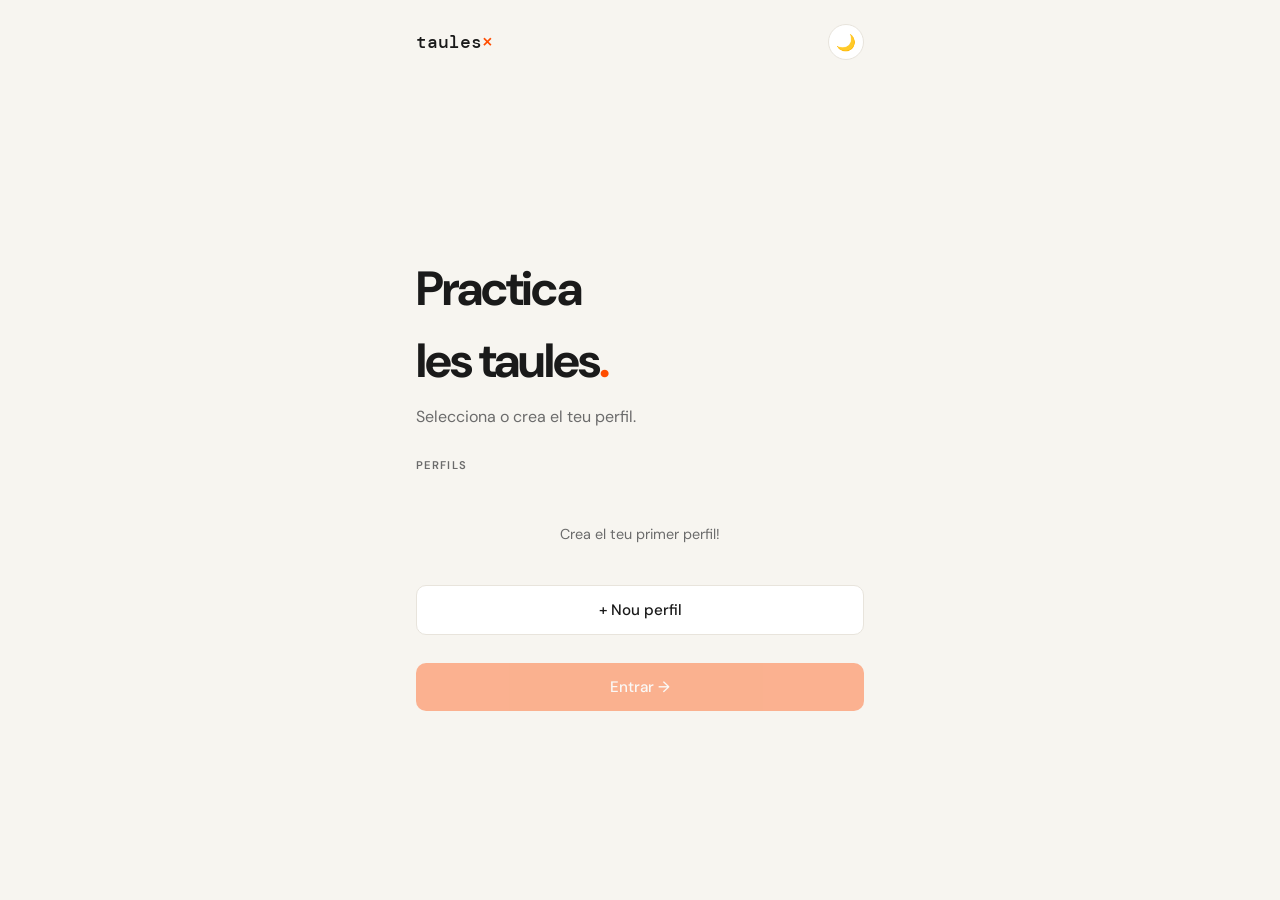
<file: taules/index.html>
<!DOCTYPE html>
<html lang="ca" data-theme="light">
<head>
<meta charset="UTF-8">
<meta name="viewport" content="width=device-width, initial-scale=1.0">
<title>Taules × — Practica les multiplicacions</title>
<link href="https://fonts.googleapis.com/css2?family=DM+Mono:wght@300;400;500&family=DM+Sans:wght@300;400;500;700&display=swap" rel="stylesheet">
<style>
/* ══════════════════════════════════════
   TOKENS — LIGHT / DARK
══════════════════════════════════════ */
:root {
  --bg: #F7F5F0;
  --bg2: #EFEDE8;
  --surface: #FFFFFF;
  --surface2: #F7F5F0;
  --ink: #1A1A1A;
  --ink-soft: #6B6B6B;
  --ink-lighter: #ADADAD;
  --accent: #FF4D00;
  --accent-light: #FFF0EB;
  --green: #00A878;
  --green-light: #E6F7F3;
  --yellow: #FFB800;
  --yellow-light: #FFF8E6;
  --blue: #3B82F6;
  --blue-light: #EFF6FF;
  --border: #E8E4DC;
  --shadow: 0 2px 12px rgba(0,0,0,0.06);
  --shadow-md: 0 4px 24px rgba(0,0,0,0.10);
  --radius: 16px;
  --radius-sm: 10px;
  --mono: 'DM Mono', monospace;
  --sans: 'DM Sans', sans-serif;
}
[data-theme="dark"] {
  --bg: #0F0F0F;
  --bg2: #1A1A1A;
  --surface: #1E1E1E;
  --surface2: #252525;
  --ink: #F0EDE8;
  --ink-soft: #9A9590;
  --ink-lighter: #555050;
  --accent: #FF6A2F;
  --accent-light: #2A1A12;
  --green: #00C990;
  --green-light: #0A2820;
  --yellow: #FFB800;
  --yellow-light: #2A2210;
  --blue: #60A5FA;
  --blue-light: #0F1E35;
  --border: #2E2E2E;
  --shadow: 0 2px 12px rgba(0,0,0,0.3);
  --shadow-md: 0 4px 24px rgba(0,0,0,0.4);
}

* { box-sizing: border-box; margin: 0; padding: 0; }

body {
  font-family: var(--sans);
  background: var(--bg);
  color: var(--ink);
  min-height: 100vh;
  line-height: 1.5;
  transition: background 0.2s, color 0.2s;
}

/* ── SCREENS ── */
.screen { display: none; min-height: 100vh; padding: 24px 16px; max-width: 480px; margin: 0 auto; flex-direction: column; }
.screen.active { display: flex; }

h1 { font-size: 2rem; font-weight: 700; letter-spacing: -0.03em; }
h2 { font-size: 1.4rem; font-weight: 700; letter-spacing: -0.02em; }
p { color: var(--ink-soft); }

.tag {
  display: inline-block; font-family: var(--mono); font-size: 0.7rem;
  letter-spacing: 0.08em; text-transform: uppercase; color: var(--ink-soft);
  background: var(--border); padding: 4px 10px; border-radius: 20px;
}

/* ── BUTTONS ── */
.btn {
  display: inline-flex; align-items: center; justify-content: center; gap: 8px;
  padding: 14px 24px; border-radius: var(--radius-sm);
  font-family: var(--sans); font-size: 0.95rem; font-weight: 500;
  cursor: pointer; border: none; transition: all 0.15s ease; text-decoration: none;
}
.btn-primary { background: var(--accent); color: white; }
.btn-primary:hover { filter: brightness(0.9); transform: translateY(-1px); box-shadow: var(--shadow-md); }
.btn-secondary { background: var(--surface); color: var(--ink); border: 1.5px solid var(--border); }
.btn-secondary:hover { border-color: var(--ink); transform: translateY(-1px); }
.btn-ghost { background: transparent; color: var(--ink-soft); padding: 10px 16px; }
.btn-ghost:hover { color: var(--ink); background: var(--border); }
.btn-full { width: 100%; }
.btn-sm { padding: 10px 18px; font-size: 0.85rem; }
.btn:disabled { opacity: 0.4; cursor: not-allowed; transform: none !important; }

/* ── CARD ── */
.card { background: var(--surface); border-radius: var(--radius); padding: 24px; box-shadow: var(--shadow); border: 1px solid var(--border); }

/* ── NAV ── */
.nav { display: flex; align-items: center; justify-content: space-between; margin-bottom: 28px; gap: 8px; }
.nav-logo { font-family: var(--mono); font-size: 1.1rem; font-weight: 500; color: var(--ink); flex-shrink: 0; }
.nav-logo span { color: var(--accent); }
.nav-actions { display: flex; align-items: center; gap: 4px; }

/* ── DARK MODE TOGGLE ── */
.theme-btn {
  width: 36px; height: 36px; border-radius: 50%; border: 1.5px solid var(--border);
  background: var(--surface); cursor: pointer; display: flex; align-items: center; justify-content: center;
  font-size: 1rem; transition: all 0.15s; flex-shrink: 0;
}
.theme-btn:hover { border-color: var(--accent); }

/* ════════════════════════════════════
   HOME
════════════════════════════════════ */
#screen-home .hero { flex: 1; display: flex; flex-direction: column; justify-content: center; gap: 28px; }
#screen-home .hero-title { font-size: 3rem; letter-spacing: -0.04em; }
#screen-home .hero-title span { color: var(--accent); }
.profile-selector { display: flex; flex-direction: column; gap: 12px; }
.profile-list { display: flex; flex-direction: column; gap: 8px; }
.profile-item {
  display: flex; align-items: center; justify-content: space-between;
  padding: 14px 18px; background: var(--surface);
  border: 1.5px solid var(--border); border-radius: var(--radius-sm);
  cursor: pointer; transition: all 0.15s;
}
.profile-item:hover { border-color: var(--accent); }
.profile-item.selected { border-color: var(--accent); background: var(--accent-light); }
.profile-item-info { display: flex; align-items: center; gap: 12px; }
.profile-avatar {
  width: 36px; height: 36px; border-radius: 50%; background: var(--border);
  display: flex; align-items: center; justify-content: center; font-size: 1rem; font-weight: 700;
  color: var(--ink-soft);
}
.profile-name { font-weight: 500; color: var(--ink); }
.profile-pts { font-family: var(--mono); font-size: 0.78rem; color: var(--ink-soft); }
.profile-delete { background: none; border: none; cursor: pointer; color: var(--ink-lighter); font-size: 1rem; padding: 4px; transition: color 0.15s; }
.profile-delete:hover { color: var(--accent); }
.new-profile-form { display: flex; gap: 8px; margin-top: 4px; }
.input {
  flex: 1; padding: 12px 16px; border: 1.5px solid var(--border); border-radius: var(--radius-sm);
  font-family: var(--sans); font-size: 0.9rem; color: var(--ink); background: var(--surface);
  outline: none; transition: border 0.15s;
}
.input:focus { border-color: var(--accent); }

/* ════════════════════════════════════
   DASHBOARD
════════════════════════════════════ */
.welcome { margin-bottom: 20px; }
.xp-bar-wrap {
  background: var(--border); border-radius: 4px; height: 8px; margin-top: 10px; overflow: hidden;
}
.xp-bar { height: 100%; background: var(--accent); border-radius: 4px; transition: width 0.6s ease; }
.xp-label { font-family: var(--mono); font-size: 0.72rem; color: var(--ink-soft); margin-top: 4px; display: flex; justify-content: space-between; }

.stats-row { display: grid; grid-template-columns: repeat(3, 1fr); gap: 10px; margin-bottom: 20px; }
.stat-card { background: var(--surface); border: 1px solid var(--border); border-radius: var(--radius-sm); padding: 14px 10px; text-align: center; }
.stat-value { font-family: var(--mono); font-size: 1.3rem; font-weight: 500; color: var(--ink); }
.stat-label { font-size: 0.7rem; color: var(--ink-soft); margin-top: 2px; }

.mode-grid { display: flex; flex-direction: column; gap: 10px; margin-bottom: 20px; }
.mode-card {
  background: var(--surface); border: 1.5px solid var(--border);
  border-radius: var(--radius); padding: 18px;
  cursor: pointer; transition: all 0.15s; display: flex; align-items: center; gap: 16px;
}
.mode-card:hover { border-color: var(--accent); transform: translateY(-1px); box-shadow: var(--shadow-md); }
.mode-icon { font-size: 1.7rem; flex-shrink: 0; }
.mode-info h3 { font-size: 0.95rem; font-weight: 600; margin-bottom: 2px; color: var(--ink); }
.mode-info p { font-size: 0.8rem; color: var(--ink-soft); }

.tables-grid { display: grid; grid-template-columns: repeat(5, 1fr); gap: 8px; }
.table-pill {
  aspect-ratio: 1; display: flex; align-items: center; justify-content: center;
  border-radius: 50%; font-family: var(--mono); font-size: 0.9rem; font-weight: 500;
  border: 2px solid var(--border); background: var(--surface); color: var(--ink-soft);
  transition: all 0.2s; cursor: default; position: relative;
}
.table-pill.mastered { background: var(--green); border-color: var(--green); color: white; }
.table-pill.learning { background: var(--yellow-light); border-color: var(--yellow); color: var(--ink); }
.table-pill .slow-dot {
  position: absolute; top: -2px; right: -2px; width: 8px; height: 8px;
  background: var(--accent); border-radius: 50%; border: 2px solid var(--bg);
}

.badges-row { display: flex; flex-wrap: wrap; gap: 8px; margin-top: 8px; }
.badge {
  display: flex; align-items: center; gap: 6px; padding: 6px 12px;
  border-radius: 20px; font-size: 0.78rem; font-weight: 500;
  background: var(--border); color: var(--ink-soft); border: 1.5px solid transparent;
}
.badge.earned { background: var(--yellow-light); border-color: var(--yellow); color: var(--ink); }

.dash-actions { display: flex; gap: 8px; margin-top: 4px; }

/* ════════════════════════════════════
   SETUP
════════════════════════════════════ */
.setup-body { flex: 1; display: flex; flex-direction: column; gap: 22px; }
.table-select-grid { display: grid; grid-template-columns: repeat(5, 1fr); gap: 8px; }
.table-btn {
  aspect-ratio: 1; display: flex; align-items: center; justify-content: center;
  border-radius: var(--radius-sm); font-family: var(--mono); font-size: 1rem; font-weight: 500;
  border: 2px solid var(--border); background: var(--surface); color: var(--ink-soft);
  cursor: pointer; transition: all 0.15s;
}
.table-btn:hover { border-color: var(--accent); color: var(--ink); }
.table-btn.selected { background: var(--accent); border-color: var(--accent); color: white; }
.table-btn.slow { box-shadow: inset 0 0 0 2px var(--accent); }

.time-selector { display: flex; gap: 8px; }
.time-btn {
  flex: 1; padding: 12px; border-radius: var(--radius-sm); border: 2px solid var(--border);
  background: var(--surface); font-family: var(--mono); font-size: 1rem; cursor: pointer;
  transition: all 0.15s; color: var(--ink-soft);
}
.time-btn:hover { border-color: var(--accent); color: var(--ink); }
.time-btn.selected { background: var(--accent); border-color: var(--accent); color: white; }

.inverse-toggle {
  display: flex; align-items: center; gap: 12px; padding: 14px 16px;
  background: var(--surface); border: 1.5px solid var(--border); border-radius: var(--radius-sm);
  cursor: pointer; transition: all 0.15s;
}
.inverse-toggle:hover { border-color: var(--accent); }
.inverse-toggle.active { border-color: var(--green); background: var(--green-light); }
.toggle-switch {
  width: 36px; height: 20px; background: var(--border); border-radius: 10px;
  position: relative; transition: background 0.2s; flex-shrink: 0;
}
.toggle-switch::after {
  content: ''; position: absolute; width: 14px; height: 14px; background: white;
  border-radius: 50%; top: 3px; left: 3px; transition: transform 0.2s;
}
.inverse-toggle.active .toggle-switch { background: var(--green); }
.inverse-toggle.active .toggle-switch::after { transform: translateX(16px); }
.toggle-label { font-size: 0.9rem; font-weight: 500; color: var(--ink); }
.toggle-desc { font-size: 0.78rem; color: var(--ink-soft); }

/* ════════════════════════════════════
   GAME
════════════════════════════════════ */
#screen-game { gap: 0; }
.game-header { display: flex; align-items: center; justify-content: space-between; margin-bottom: 20px; gap: 8px; }
.timer-bar-wrap { flex: 1; height: 6px; background: var(--border); border-radius: 3px; overflow: hidden; }
.timer-bar { height: 100%; background: var(--green); border-radius: 3px; transition: width 1s linear, background 0.5s; }
.timer-val { font-family: var(--mono); font-size: 1rem; font-weight: 500; min-width: 40px; text-align: right; color: var(--ink); }
.score-badge { font-family: var(--mono); font-size: 0.82rem; background: var(--accent-light); color: var(--accent); padding: 6px 10px; border-radius: 20px; flex-shrink: 0; }

.streak-indicator { display: flex; align-items: center; gap: 6px; margin-bottom: 12px; }
.streak-dot { width: 8px; height: 8px; border-radius: 50%; background: var(--border); transition: background 0.2s, transform 0.15s; }
.streak-dot.on { background: var(--yellow); transform: scale(1.2); }

.question-area { flex: 1; display: flex; flex-direction: column; align-items: center; justify-content: center; gap: 28px; }
.question-label { font-family: var(--mono); font-size: 0.72rem; letter-spacing: 0.1em; text-transform: uppercase; color: var(--ink-soft); }
.question-expr { font-family: var(--mono); font-size: 3.8rem; font-weight: 500; letter-spacing: -0.04em; text-align: center; line-height: 1; color: var(--ink); }
.question-expr .op { color: var(--accent); }
.question-expr .blank {
  display: inline-block; min-width: 80px; border-bottom: 3px solid var(--accent);
  color: var(--accent); font-size: 3.8rem;
}

/* response time bar */
.response-bar-wrap { width: 120px; height: 4px; background: var(--border); border-radius: 2px; overflow: hidden; }
.response-bar { height: 100%; background: var(--green); border-radius: 2px; transition: width 0.1s linear, background 0.3s; }

.answer-input-wrap { display: flex; flex-direction: column; align-items: center; gap: 10px; width: 100%; }
.answer-input {
  width: 140px; padding: 16px; text-align: center;
  border: 2.5px solid var(--border); border-radius: var(--radius-sm);
  font-family: var(--mono); font-size: 2rem; font-weight: 500; color: var(--ink);
  background: var(--surface); outline: none; transition: border 0.15s, background 0.15s;
}
.answer-input:focus { border-color: var(--accent); }
.answer-input.correct { border-color: var(--green); background: var(--green-light); animation: pulse-green 0.3s ease; }
.answer-input.wrong { border-color: var(--accent); background: var(--accent-light); animation: shake 0.3s ease; }

.feedback-text { font-size: 0.9rem; font-weight: 500; height: 20px; }
.feedback-text.correct { color: var(--green); }
.feedback-text.wrong { color: var(--accent); }

.numpad { display: grid; grid-template-columns: repeat(3, 1fr); gap: 8px; width: 100%; max-width: 260px; margin-top: 8px; }
.num-btn {
  padding: 15px; border-radius: var(--radius-sm); border: 1.5px solid var(--border);
  background: var(--surface); font-family: var(--mono); font-size: 1.1rem; font-weight: 500;
  cursor: pointer; transition: all 0.12s; color: var(--ink);
}
.num-btn:hover { background: var(--border); }
.num-btn:active { transform: scale(0.95); }
.num-btn.del-btn { color: var(--accent); }
.num-btn.ok-btn { background: var(--accent); border-color: var(--accent); color: white; grid-column: span 2; }
.num-btn.ok-btn:hover { filter: brightness(0.9); }

@keyframes pulse-green { 0%{transform:scale(1)} 50%{transform:scale(1.05)} 100%{transform:scale(1)} }
@keyframes shake { 0%{transform:translateX(0)} 25%{transform:translateX(-6px)} 75%{transform:translateX(6px)} 100%{transform:translateX(0)} }

/* ════════════════════════════════════
   RESULTS
════════════════════════════════════ */
.results-body { flex: 1; display: flex; flex-direction: column; gap: 16px; }
.result-score-big {
  text-align: center; padding: 28px; background: var(--surface);
  border: 1px solid var(--border); border-radius: var(--radius);
}
.result-score-big .score-num { font-family: var(--mono); font-size: 3.2rem; font-weight: 500; color: var(--accent); }
.result-score-big .score-label { color: var(--ink-soft); font-size: 0.82rem; margin-top: 4px; }
.result-score-big .record-badge {
  display: inline-flex; align-items: center; gap: 6px; background: var(--yellow-light);
  border: 1.5px solid var(--yellow); color: var(--ink); border-radius: 20px;
  padding: 4px 12px; font-size: 0.8rem; font-weight: 600; margin-top: 10px;
  animation: popIn 0.4s cubic-bezier(0.34,1.56,0.64,1);
}
@keyframes popIn { from{opacity:0;transform:scale(0.7)} to{opacity:1;transform:scale(1)} }

.result-stats { display: grid; grid-template-columns: 1fr 1fr; gap: 10px; }
.result-stat { background: var(--surface); border: 1px solid var(--border); border-radius: var(--radius-sm); padding: 14px; }
.result-stat .val { font-family: var(--mono); font-size: 1.4rem; font-weight: 500; color: var(--ink); }
.result-stat .lbl { font-size: 0.73rem; color: var(--ink-soft); margin-top: 2px; }

/* Speed insight */
.speed-table { width: 100%; border-collapse: collapse; font-size: 0.82rem; }
.speed-table th { text-align: left; color: var(--ink-soft); font-weight: 500; padding: 6px 8px; border-bottom: 1px solid var(--border); font-family: var(--mono); }
.speed-table td { padding: 6px 8px; color: var(--ink); border-bottom: 1px solid var(--border); font-family: var(--mono); }
.speed-table tr:last-child td { border-bottom: none; }
.speed-slow { color: var(--accent); font-weight: 600; }
.speed-ok { color: var(--green); }

/* Review section */
.review-list { display: flex; flex-direction: column; gap: 6px; max-height: 220px; overflow-y: auto; }
.review-item {
  display: flex; align-items: center; justify-content: space-between;
  padding: 10px 14px; background: var(--surface2); border-radius: var(--radius-sm);
  font-family: var(--mono); font-size: 0.85rem; border-left: 3px solid var(--accent);
}
.review-item .q { color: var(--ink); }
.review-item .ans { color: var(--green); font-weight: 600; }

.new-badge-banner {
  background: var(--yellow-light); border: 1.5px solid var(--yellow);
  border-radius: var(--radius-sm); padding: 12px 16px;
  display: flex; align-items: center; gap: 10px; font-size: 0.85rem;
  animation: slideIn 0.4s ease;
}
@keyframes slideIn { from{opacity:0;transform:translateY(8px)} to{opacity:1;transform:translateY(0)} }

/* ════════════════════════════════════
   PRESENTATION MODE
════════════════════════════════════ */
#screen-presentation {
  max-width: 100%; padding: 0; background: var(--bg);
  align-items: center; justify-content: center;
  min-height: 100vh;
}
.presentation-inner {
  width: 100%; max-width: 800px; padding: 40px;
  display: flex; flex-direction: column; align-items: center; gap: 40px;
  min-height: 100vh; justify-content: center;
}
.pres-header { width: 100%; display: flex; justify-content: space-between; align-items: center; }
.pres-question { text-align: center; }
.pres-expr {
  font-family: var(--mono); font-size: min(16vw, 120px); font-weight: 500;
  letter-spacing: -0.04em; color: var(--ink); line-height: 1;
}
.pres-expr .op { color: var(--accent); }
.pres-expr .blank { color: var(--accent); border-bottom: 6px solid var(--accent); min-width: 100px; display: inline-block; }
.pres-answer {
  font-family: var(--mono); font-size: min(20vw, 160px); font-weight: 500;
  color: var(--green); opacity: 0; transition: opacity 0.4s; line-height: 1;
}
.pres-answer.visible { opacity: 1; }
.pres-controls { display: flex; gap: 16px; flex-wrap: wrap; justify-content: center; }
.pres-score-board {
  display: flex; gap: 32px; align-items: center;
  background: var(--surface); border: 1px solid var(--border); border-radius: var(--radius);
  padding: 16px 32px;
}
.pres-score-item { text-align: center; }
.pres-score-val { font-family: var(--mono); font-size: 2rem; font-weight: 500; color: var(--ink); }
.pres-score-lbl { font-size: 0.75rem; color: var(--ink-soft); }

/* ════════════════════════════════════
   XP LEVEL POPUP
════════════════════════════════════ */
.level-up-overlay {
  position: fixed; inset: 0; background: rgba(0,0,0,0.6); z-index: 1000;
  display: flex; align-items: center; justify-content: center;
  animation: fadeIn 0.2s ease;
}
@keyframes fadeIn { from{opacity:0} to{opacity:1} }
.level-up-card {
  background: var(--surface); border-radius: var(--radius); padding: 40px 32px;
  text-align: center; max-width: 320px; width: 90%;
  animation: popIn 0.4s cubic-bezier(0.34,1.56,0.64,1);
  border: 2px solid var(--yellow);
}
.level-up-emoji { font-size: 4rem; margin-bottom: 12px; }
.level-up-title { font-size: 1.6rem; font-weight: 700; letter-spacing: -0.03em; color: var(--ink); }
.level-up-sub { color: var(--ink-soft); font-size: 0.9rem; margin-top: 6px; }

/* ════════════════════════════════════
   MISC
════════════════════════════════════ */
.section-label { font-size: 0.7rem; font-weight: 600; letter-spacing: 0.1em; text-transform: uppercase; color: var(--ink-soft); margin-bottom: 10px; }
.empty-state { text-align: center; padding: 28px; color: var(--ink-soft); font-size: 0.9rem; }
.mt-auto { margin-top: auto; }
.gap-8 { display: flex; flex-direction: column; gap: 8px; }
.gap-12 { display: flex; flex-direction: column; gap: 12px; }
.divider { height: 1px; background: var(--border); }

.combo-flash {
  position: fixed; top: 80px; left: 50%; transform: translateX(-50%);
  background: var(--yellow); color: var(--ink); font-family: var(--mono); font-size: 0.85rem; font-weight: 500;
  padding: 8px 20px; border-radius: 20px; pointer-events: none;
  animation: comboAnim 1.2s ease forwards; z-index: 999;
}
@keyframes comboAnim {
  0%{opacity:0;transform:translateX(-50%) translateY(10px) scale(0.9)}
  20%{opacity:1;transform:translateX(-50%) translateY(0) scale(1)}
  70%{opacity:1}
  100%{opacity:0;transform:translateX(-50%) translateY(-10px)}
}

.scroll-y { overflow-y: auto; }

/* Scrollbar */
::-webkit-scrollbar { width: 6px; }
::-webkit-scrollbar-track { background: transparent; }
::-webkit-scrollbar-thumb { background: var(--border); border-radius: 3px; }
</style>
</head>
<body>

<!-- ══════════════════════════════════
     HOME
══════════════════════════════════ -->
<div class="screen active" id="screen-home">
  <div class="nav">
    <div class="nav-logo">taules<span>×</span></div>
    <div class="nav-actions">
      <button class="theme-btn" onclick="toggleTheme()" id="theme-btn" title="Mode fosc">🌙</button>
    </div>
  </div>
  <div class="hero">
    <div>
      <h1 class="hero-title" style="font-size:3rem;letter-spacing:-0.04em">Practica<br>les taules<span style="color:var(--accent)">.</span></h1>
      <p style="margin-top:8px">Selecciona o crea el teu perfil.</p>
    </div>
    <div class="profile-selector">
      <div class="section-label">Perfils</div>
      <div class="profile-list" id="profile-list"></div>
      <div class="new-profile-form" id="new-profile-form" style="display:none">
        <input class="input" id="new-profile-input" type="text" placeholder="El teu nom..." maxlength="20">
        <button class="btn btn-primary btn-sm" onclick="createProfile()">Crear</button>
        <button class="btn btn-secondary btn-sm" onclick="cancelNewProfile()">✕</button>
      </div>
      <button class="btn btn-secondary btn-full" id="btn-new-profile" onclick="showNewProfileForm()">+ Nou perfil</button>
    </div>
    <button class="btn btn-primary btn-full" onclick="goToDashboard()" id="btn-enter" disabled>Entrar →</button>
  </div>
</div>

<!-- ══════════════════════════════════
     DASHBOARD
══════════════════════════════════ -->
<div class="screen" id="screen-dashboard">
  <div class="nav">
    <div class="nav-logo">taules<span>×</span></div>
    <div class="nav-actions">
      <button class="theme-btn" onclick="toggleTheme()" title="Mode fosc">🌙</button>
      <button class="btn btn-ghost btn-sm" onclick="goTo('screen-home')">← Perfils</button>
    </div>
  </div>

  <div class="welcome">
    <div style="display:flex;align-items:center;justify-content:space-between">
      <div>
        <p class="tag" id="dash-tag">Hola!</p>
        <h2 id="dash-name" style="margin-top:6px;font-size:1.5rem"></h2>
      </div>
      <div style="text-align:right">
        <div id="dash-level" style="font-family:var(--mono);font-size:1.4rem;font-weight:500;color:var(--accent)"></div>
        <div style="font-size:0.72rem;color:var(--ink-soft)">Nivell</div>
      </div>
    </div>
    <div class="xp-bar-wrap" style="margin-top:10px">
      <div class="xp-bar" id="xp-bar"></div>
    </div>
    <div class="xp-label">
      <span id="xp-current"></span>
      <span id="xp-next"></span>
    </div>
  </div>

  <div class="stats-row">
    <div class="stat-card"><div class="stat-value" id="stat-pts">0</div><div class="stat-label">Punts</div></div>
    <div class="stat-card"><div class="stat-value" id="stat-correct">0</div><div class="stat-label">Encerts</div></div>
    <div class="stat-card"><div class="stat-value" id="stat-streak">0</div><div class="stat-label">Millor ratxa</div></div>
  </div>

  <div class="section-label">Tria un mode</div>
  <div class="mode-grid">
    <div class="mode-card" onclick="goToSetup('practice')">
      <div class="mode-icon">📖</div>
      <div class="mode-info"><h3>Pràctica lliure</h3><p>Tria les taules i practica al teu ritme</p></div>
    </div>
    <div class="mode-card" onclick="goToSetup('timer')">
      <div class="mode-icon">⏱</div>
      <div class="mode-info">
        <h3>Contra rellotge</h3>
        <p>Quantes en pots fer en 2 o 3 minuts? <span id="dash-record" style="font-family:var(--mono);color:var(--yellow);font-size:0.78rem"></span></p>
      </div>
    </div>
    <div class="mode-card" onclick="goToSetup('errors')">
      <div class="mode-icon">🎯</div>
      <div class="mode-info"><h3>Mode errors</h3><p>Repassa les multiplicacions que has fallat</p></div>
    </div>
    <div class="mode-card" onclick="goToSetup('challenge')">
      <div class="mode-icon">🏆</div>
      <div class="mode-info"><h3>Repte progressiu</h3><p>Desbloqueja les taules una a una</p></div>
    </div>
    <div class="mode-card" onclick="startPresentation()" style="border-color:var(--blue-light)">
      <div class="mode-icon">📽</div>
      <div class="mode-info"><h3>Mode presentació</h3><p>Per projectar a la pissarra i jugar a classe</p></div>
    </div>
  </div>

  <div class="card" style="margin-bottom:12px">
    <div class="section-label">Progrés de les taules</div>
    <div class="tables-grid" id="tables-progress-grid"></div>
    <div style="display:flex;gap:16px;flex-wrap:wrap;margin-top:10px">
      <span style="display:flex;align-items:center;gap:6px;font-size:0.75rem;color:var(--ink-soft)"><span style="width:10px;height:10px;border-radius:50%;background:var(--green);display:inline-block"></span>Dominada</span>
      <span style="display:flex;align-items:center;gap:6px;font-size:0.75rem;color:var(--ink-soft)"><span style="width:10px;height:10px;border-radius:50%;background:var(--yellow);display:inline-block"></span>En pràctica</span>
      <span style="display:flex;align-items:center;gap:6px;font-size:0.75rem;color:var(--ink-soft)"><span style="width:8px;height:8px;border-radius:50%;background:var(--accent);display:inline-block"></span>Lenta</span>
    </div>
  </div>

  <div class="card" style="margin-bottom:12px">
    <div class="section-label">Medalles</div>
    <div class="badges-row" id="badges-row"></div>
  </div>

  <div class="dash-actions" style="margin-bottom:8px">
    <button class="btn btn-secondary btn-sm" onclick="exportCSV()" style="flex:1">⬇ Exportar progrés (CSV)</button>
  </div>
</div>

<!-- ══════════════════════════════════
     SETUP
══════════════════════════════════ -->
<div class="screen" id="screen-setup">
  <div class="nav">
    <div class="nav-logo">taules<span>×</span></div>
    <button class="btn btn-ghost btn-sm" onclick="goTo('screen-dashboard')">← Enrere</button>
  </div>
  <div class="setup-body">
    <div>
      <p class="tag" id="setup-mode-tag">Mode</p>
      <h2 id="setup-title" style="margin-top:6px"></h2>
      <p id="setup-desc" style="margin-top:4px;font-size:0.88rem"></p>
    </div>

    <div id="setup-tables-section">
      <div class="section-label">Taules a practicar</div>
      <div class="table-select-grid" id="table-select-grid"></div>
      <div style="display:flex;gap:8px;margin-top:10px;flex-wrap:wrap">
        <button class="btn btn-ghost btn-sm" onclick="selectAllTables()">Totes</button>
        <button class="btn btn-ghost btn-sm" onclick="clearAllTables()">Cap</button>
        <button class="btn btn-ghost btn-sm" onclick="selectSlowTables()" id="btn-select-slow" style="display:none">⚠ Seleccionar lentes</button>
      </div>
    </div>

    <div id="setup-time-section" style="display:none">
      <div class="section-label">Temps</div>
      <div class="time-selector">
        <button class="time-btn selected" data-val="120" onclick="selectTime(this)">2 min</button>
        <button class="time-btn" data-val="180" onclick="selectTime(this)">3 min</button>
      </div>
    </div>

    <div id="setup-inverse-section">
      <div class="section-label">Tipus de pregunta</div>
      <div class="inverse-toggle" id="inverse-toggle" onclick="toggleInverse()">
        <div class="toggle-switch" id="inverse-switch"></div>
        <div>
          <div class="toggle-label">Mode invers</div>
          <div class="toggle-desc">Dona el resultat, demana els factors (? × 6 = 42)</div>
        </div>
      </div>
    </div>

    <div id="setup-errors-empty" style="display:none" class="empty-state">
      No tens cap error registrat. Practica primer en mode lliure!
    </div>

    <div class="mt-auto">
      <button class="btn btn-primary btn-full" id="btn-start-game" onclick="startGame()">Començar →</button>
    </div>
  </div>
</div>

<!-- ══════════════════════════════════
     GAME
══════════════════════════════════ -->
<div class="screen" id="screen-game">
  <div class="game-header">
    <div class="score-badge">⭐ <span id="game-score">0</span></div>
    <div class="timer-bar-wrap" id="timer-bar-wrap" style="display:none">
      <div class="timer-bar" id="timer-bar" style="width:100%"></div>
    </div>
    <div class="timer-val" id="timer-val"></div>
    <button class="btn btn-ghost btn-sm" onclick="endGame(true)" style="padding:8px 12px;font-size:0.85rem">✕</button>
  </div>

  <div class="streak-indicator">
    <span style="font-size:0.72rem;color:var(--ink-soft);font-family:var(--mono)">Ratxa:</span>
    <div class="streak-dot" id="sd0"></div>
    <div class="streak-dot" id="sd1"></div>
    <div class="streak-dot" id="sd2"></div>
    <div class="streak-dot" id="sd3"></div>
    <div class="streak-dot" id="sd4"></div>
    <div style="margin-left:auto">
      <div class="response-bar-wrap"><div class="response-bar" id="response-bar"></div></div>
    </div>
  </div>

  <div class="question-area">
    <div class="question-label" id="q-counter">Pregunta 1</div>
    <div class="question-expr" id="question-expr"></div>

    <div class="answer-input-wrap">
      <input class="answer-input" id="answer-input" type="number" inputmode="numeric" pattern="[0-9]*" placeholder="?" autocomplete="off">
      <div class="feedback-text" id="feedback-text"></div>
    </div>

    <div class="numpad">
      <button class="num-btn" onclick="numpadPress('1')">1</button>
      <button class="num-btn" onclick="numpadPress('2')">2</button>
      <button class="num-btn" onclick="numpadPress('3')">3</button>
      <button class="num-btn" onclick="numpadPress('4')">4</button>
      <button class="num-btn" onclick="numpadPress('5')">5</button>
      <button class="num-btn" onclick="numpadPress('6')">6</button>
      <button class="num-btn" onclick="numpadPress('7')">7</button>
      <button class="num-btn" onclick="numpadPress('8')">8</button>
      <button class="num-btn" onclick="numpadPress('9')">9</button>
      <button class="num-btn del-btn" onclick="numpadPress('del')">⌫</button>
      <button class="num-btn" onclick="numpadPress('0')">0</button>
      <button class="num-btn ok-btn" onclick="submitAnswer()">OK</button>
    </div>
  </div>
</div>

<!-- ══════════════════════════════════
     RESULTS
══════════════════════════════════ -->
<div class="screen" id="screen-results">
  <div class="nav">
    <div class="nav-logo">taules<span>×</span></div>
    <span class="tag" id="results-mode-tag">Mode</span>
  </div>
  <div class="results-body scroll-y">
    <div class="result-score-big">
      <div class="score-num" id="res-score">0</div>
      <div class="score-label">punts aconseguits</div>
      <div id="res-record-badge" style="display:none" class="record-badge">🏆 Nou rècord!</div>
    </div>

    <div class="result-stats">
      <div class="result-stat"><div class="val" id="res-correct">0</div><div class="lbl">✅ Encerts</div></div>
      <div class="result-stat"><div class="val" id="res-wrong">0</div><div class="lbl">❌ Errors</div></div>
      <div class="result-stat"><div class="val" id="res-streak">0</div><div class="lbl">🔥 Millor ratxa</div></div>
      <div class="result-stat"><div class="val" id="res-accuracy">0%</div><div class="lbl">🎯 Precisió</div></div>
    </div>

    <!-- Temps de resposta per taula -->
    <div class="card" id="speed-insights" style="display:none">
      <div class="section-label">Temps de resposta per taula</div>
      <table class="speed-table" id="speed-table"></table>
    </div>

    <!-- Revisió d'errors -->
    <div class="card" id="review-section" style="display:none">
      <div class="section-label" style="margin-bottom:10px">Revisa els errors</div>
      <div class="review-list" id="review-list"></div>
    </div>

    <div id="new-badges-area"></div>

    <div class="mt-auto gap-8" style="padding-bottom:8px">
      <button class="btn btn-primary btn-full" onclick="playAgain()">Tornar a jugar</button>
      <button class="btn btn-secondary btn-full" onclick="goTo('screen-dashboard');renderDashboard()">Tauler →</button>
    </div>
  </div>
</div>

<!-- ══════════════════════════════════
     PRESENTATION MODE
══════════════════════════════════ -->
<div class="screen" id="screen-presentation">
  <div class="presentation-inner">
    <div class="pres-header" style="width:100%">
      <div class="nav-logo" style="font-size:1.3rem">taules<span style="color:var(--accent)">×</span> <span style="font-size:0.8rem;color:var(--ink-soft);margin-left:8px">Mode Presentació</span></div>
      <button class="btn btn-ghost btn-sm" onclick="goTo('screen-dashboard');renderDashboard()">Sortir ✕</button>
    </div>

    <div class="pres-question">
      <div class="pres-expr" id="pres-expr"></div>
    </div>

    <div class="pres-answer" id="pres-answer"></div>

    <div class="pres-score-board">
      <div class="pres-score-item"><div class="pres-score-val" id="pres-correct">0</div><div class="pres-score-lbl">✅ Encerts</div></div>
      <div class="pres-score-item"><div class="pres-score-val" id="pres-wrong">0</div><div class="pres-score-lbl">❌ Errors</div></div>
      <div class="pres-score-item"><div class="pres-score-val" id="pres-streak">0</div><div class="pres-score-lbl">🔥 Ratxa</div></div>
    </div>

    <div class="pres-controls">
      <button class="btn btn-secondary" onclick="presReveal()" id="pres-reveal-btn">Mostrar resposta 👁</button>
      <button class="btn btn-primary" onclick="presNext(true)" id="pres-correct-btn" style="display:none">✅ Correcte</button>
      <button class="btn btn-secondary" onclick="presNext(false)" id="pres-wrong-btn" style="display:none">❌ Error</button>
      <button class="btn btn-ghost btn-sm" onclick="presNewQuestion()" id="pres-new-btn" style="display:none">Pròxima →</button>
    </div>

    <div style="width:100%;max-width:400px">
      <div class="section-label" style="margin-bottom:8px">Taules de la sessió</div>
      <div class="table-select-grid" id="pres-table-select" style="max-width:300px"></div>
    </div>
  </div>
</div>

<script>
// ══════════════════════════════════════════
// XP / LEVELS
// ══════════════════════════════════════════
const XP_LEVELS = [0, 100, 250, 500, 900, 1500, 2400, 3700, 5500, 8000, 12000];
const LEVEL_NAMES = ['Aprenent', 'Explorador', 'Estudiant', 'Aplicat', 'Hàbil', 'Expert', 'Avançat', 'Mestre', 'Campió', 'Llegenda', '★ Superestrella'];

function getLevel(xp) {
  let lv = 0;
  for (let i = 0; i < XP_LEVELS.length; i++) { if (xp >= XP_LEVELS[i]) lv = i; else break; }
  return lv;
}
function xpForLevel(lv) { return XP_LEVELS[Math.min(lv, XP_LEVELS.length - 1)]; }
function xpForNextLevel(lv) { return XP_LEVELS[Math.min(lv + 1, XP_LEVELS.length - 1)]; }

// ══════════════════════════════════════════
// BADGES
// ══════════════════════════════════════════
const BADGES_DEF = [
  { id: 'first', name: 'Primera!', icon: '🌟', desc: 'Primera partida' },
  { id: 'streak5', name: 'Ratxa x5', icon: '🔥', desc: '5 encerts seguits' },
  { id: 'streak10', name: 'Ratxa x10', icon: '💥', desc: '10 encerts seguits' },
  { id: 'pts100', name: '100 pts', icon: '💯', desc: '100 punts totals' },
  { id: 'pts500', name: '500 pts', icon: '🏅', desc: '500 punts totals' },
  { id: 'pts1000', name: '1000 pts', icon: '🥇', desc: '1000 punts totals' },
  { id: 'allTables', name: 'Mestre', icon: '👑', desc: 'Dominar 10 taules' },
  { id: 'speed20', name: 'Llamp', icon: '⚡', desc: '20 encerts en rellotge' },
  { id: 'lvl5', name: 'Nivell 5', icon: '🚀', desc: 'Arribar al nivell 5' },
  { id: 'inverse', name: 'Invers!', icon: '🔄', desc: 'Completar en mode invers' },
];

// ══════════════════════════════════════════
// STORAGE
// ══════════════════════════════════════════
function loadData() {
  try { return JSON.parse(localStorage.getItem('taulesx_v2')) || { profiles: [], theme: 'light' }; }
  catch { return { profiles: [], theme: 'light' }; }
}
function saveData(d) { localStorage.setItem('taulesx_v2', JSON.stringify(d)); }

let appData = loadData();
let currentProfile = null;
let currentMode = null;
let setupSelectedTables = [];
let setupTime = 120;
let setupInverse = false;

// ══════════════════════════════════════════
// THEME
// ══════════════════════════════════════════
function applyTheme(theme) {
  document.documentElement.setAttribute('data-theme', theme);
  document.querySelectorAll('.theme-btn').forEach(b => b.textContent = theme === 'dark' ? '☀️' : '🌙');
  appData.theme = theme;
  saveData(appData);
}
function toggleTheme() {
  const cur = document.documentElement.getAttribute('data-theme');
  applyTheme(cur === 'dark' ? 'light' : 'dark');
}
applyTheme(appData.theme || 'light');

// ══════════════════════════════════════════
// PROFILE HELPERS
// ══════════════════════════════════════════
function defaultProfile(name) {
  return {
    id: Date.now().toString(), name,
    points: 0, xp: 0, totalCorrect: 0, bestStreak: 0,
    tableStats: {},   // t: {correct, wrong, totalTime, count}
    errors: [],       // [{a,b}]
    badges: [], gamesPlayed: 0,
    timerRecord: 0,   // best score in timer mode
  };
}
function getProfile(id) { return appData.profiles.find(p => p.id === id); }
function saveProfile(p) {
  const idx = appData.profiles.findIndex(x => x.id === p.id);
  if (idx >= 0) appData.profiles[idx] = p; else appData.profiles.push(p);
  saveData(appData);
}

// ══════════════════════════════════════════
// HOME
// ══════════════════════════════════════════
function renderProfileList() {
  const list = document.getElementById('profile-list');
  if (!appData.profiles.length) {
    list.innerHTML = '<div class="empty-state">Crea el teu primer perfil!</div>';
    document.getElementById('btn-enter').disabled = true;
    return;
  }
  list.innerHTML = appData.profiles.map(p => {
    const lv = getLevel(p.xp || 0);
    return `
    <div class="profile-item ${currentProfile?.id === p.id ? 'selected' : ''}" onclick="selectProfile('${p.id}')">
      <div class="profile-item-info">
        <div class="profile-avatar">${p.name[0].toUpperCase()}</div>
        <div>
          <div class="profile-name">${escHtml(p.name)}</div>
          <div class="profile-pts">${p.points} pts · Niv. ${lv}</div>
        </div>
      </div>
      <button class="profile-delete" onclick="event.stopPropagation();deleteProfile('${p.id}')">🗑</button>
    </div>`;
  }).join('');
  document.getElementById('btn-enter').disabled = !currentProfile;
}

function selectProfile(id) {
  currentProfile = getProfile(id);
  renderProfileList();
  document.getElementById('btn-enter').disabled = false;
}
function showNewProfileForm() {
  document.getElementById('new-profile-form').style.display = 'flex';
  document.getElementById('btn-new-profile').style.display = 'none';
  document.getElementById('new-profile-input').focus();
}
function cancelNewProfile() {
  document.getElementById('new-profile-form').style.display = 'none';
  document.getElementById('btn-new-profile').style.display = 'flex';
  document.getElementById('new-profile-input').value = '';
}
function createProfile() {
  const name = document.getElementById('new-profile-input').value.trim();
  if (!name) return;
  const p = defaultProfile(name);
  appData.profiles.push(p); saveData(appData);
  currentProfile = p; cancelNewProfile(); renderProfileList();
  document.getElementById('btn-enter').disabled = false;
}
function deleteProfile(id) {
  if (!confirm('Eliminar aquest perfil?')) return;
  appData.profiles = appData.profiles.filter(p => p.id !== id);
  if (currentProfile?.id === id) currentProfile = null;
  saveData(appData); renderProfileList();
}
document.getElementById('new-profile-input').addEventListener('keydown', e => { if (e.key === 'Enter') createProfile(); });
function goToDashboard() { if (!currentProfile) return; renderDashboard(); goTo('screen-dashboard'); }

// ══════════════════════════════════════════
// DASHBOARD
// ══════════════════════════════════════════
function renderDashboard() {
  const p = currentProfile;
  // re-fetch from storage in case it was updated
  const fresh = getProfile(p.id);
  if (fresh) currentProfile = fresh;
  const prof = currentProfile;

  document.getElementById('dash-tag').textContent = `Hola, ${prof.name}!`;
  document.getElementById('dash-name').textContent = `${prof.gamesPlayed || 0} partides jugades`;

  // XP / Level
  const xp = prof.xp || 0;
  const lv = getLevel(xp);
  const lvXp = xpForLevel(lv);
  const nextXp = xpForNextLevel(lv);
  const pct = lv >= LEVEL_NAMES.length - 1 ? 100 : Math.round(((xp - lvXp) / (nextXp - lvXp)) * 100);
  document.getElementById('dash-level').textContent = lv;
  document.getElementById('xp-bar').style.width = pct + '%';
  document.getElementById('xp-current').textContent = `${LEVEL_NAMES[lv]} · ${xp} XP`;
  document.getElementById('xp-next').textContent = lv < LEVEL_NAMES.length - 1 ? `Niv. ${lv + 1}: ${nextXp} XP` : '★ Màxim!';

  // Stats
  document.getElementById('stat-pts').textContent = prof.points;
  document.getElementById('stat-correct').textContent = prof.totalCorrect;
  document.getElementById('stat-streak').textContent = prof.bestStreak;

  // Timer record
  const rec = prof.timerRecord || 0;
  document.getElementById('dash-record').textContent = rec > 0 ? `🏆 Rècord: ${rec} pts` : '';

  // Taules progrés
  const grid = document.getElementById('tables-progress-grid');
  grid.innerHTML = Array.from({length:10},(_,i) => {
    const t = i + 1;
    const stats = prof.tableStats[t];
    let cls = '';
    if (stats) {
      const total = stats.correct + stats.wrong;
      const rate = total > 0 ? stats.correct / total : 0;
      if (total >= 10 && rate >= 0.8) cls = 'mastered';
      else if (total > 0) cls = 'learning';
    }
    const isSlow = isTableSlow(prof, t);
    return `<div class="table-pill ${cls}" title="Taula del ${t}">${t}${isSlow ? '<div class="slow-dot"></div>' : ''}</div>`;
  }).join('');

  // Badges
  document.getElementById('badges-row').innerHTML = BADGES_DEF.map(b =>
    `<div class="badge ${prof.badges.includes(b.id) ? 'earned' : ''}" title="${b.desc}">${b.icon} ${b.name}</div>`
  ).join('');
}

function isTableSlow(prof, t) {
  const stats = prof.tableStats[t];
  if (!stats || !stats.count || stats.count < 5) return false;
  const avgMs = stats.totalTime / stats.count;
  return avgMs > 6000; // > 6 seconds = slow
}

function getSlowTables(prof) {
  return Array.from({length:10},(_,i)=>i+1).filter(t => isTableSlow(prof, t));
}

// ══════════════════════════════════════════
// CSV EXPORT
// ══════════════════════════════════════════
function exportCSV() {
  const p = currentProfile;
  const rows = ['Taula,Encerts,Errors,Total,Precisió (%),Temps mitjà (s),Estat'];
  for (let t = 1; t <= 10; t++) {
    const stats = p.tableStats[t];
    if (!stats) { rows.push(`${t},0,0,0,—,—,Sense dades`); continue; }
    const total = stats.correct + stats.wrong;
    const prec = total > 0 ? Math.round(stats.correct / total * 100) : 0;
    const avgSec = stats.count > 0 ? (stats.totalTime / stats.count / 1000).toFixed(1) : '—';
    const mastered = total >= 10 && prec >= 80;
    const estat = mastered ? 'Dominada' : total > 0 ? 'En pràctica' : 'Sense dades';
    rows.push(`${t},${stats.correct},${stats.wrong},${total},${prec},${avgSec},${estat}`);
  }
  rows.push('');
  rows.push(`Alumne,${p.name}`);
  rows.push(`Punts totals,${p.points}`);
  rows.push(`XP,${p.xp || 0}`);
  rows.push(`Nivell,${getLevel(p.xp || 0)}`);
  rows.push(`Millor ratxa,${p.bestStreak}`);
  rows.push(`Partides jugades,${p.gamesPlayed || 0}`);
  rows.push(`Rècord rellotge,${p.timerRecord || 0}`);
  rows.push(`Data exportació,${new Date().toLocaleDateString('ca-ES')}`);

  const blob = new Blob(['\uFEFF' + rows.join('\n')], { type: 'text/csv;charset=utf-8;' });
  const url = URL.createObjectURL(blob);
  const a = document.createElement('a'); a.href = url;
  a.download = `taules_${p.name.replace(/\s/g,'_')}_${new Date().toISOString().slice(0,10)}.csv`;
  a.click(); URL.revokeObjectURL(url);
}

// ══════════════════════════════════════════
// SETUP
// ══════════════════════════════════════════
const MODE_META = {
  practice: { tag: 'Pràctica lliure', title: 'Tria les taules', desc: 'Selecciona les taules que vols repassar.' },
  timer: { tag: 'Contra rellotge', title: 'Contra el temps!', desc: 'Respon el màxim de preguntes possible.' },
  errors: { tag: 'Mode errors', title: 'Repassa els errors', desc: 'Practica les multiplicacions que has fallat.' },
  challenge: { tag: 'Repte progressiu', title: 'Repte progressiu', desc: 'Desbloqueja les taules a mesura que les domines.' },
};

function goToSetup(mode) {
  currentMode = mode;
  setupInverse = false;
  const meta = MODE_META[mode];
  document.getElementById('setup-mode-tag').textContent = meta.tag;
  document.getElementById('setup-title').textContent = meta.title;
  document.getElementById('setup-desc').textContent = meta.desc;

  const showTables = mode === 'practice' || mode === 'timer';
  document.getElementById('setup-tables-section').style.display = showTables ? '' : 'none';
  document.getElementById('setup-time-section').style.display = mode === 'timer' ? '' : 'none';
  document.getElementById('setup-errors-empty').style.display = 'none';
  document.getElementById('setup-inverse-section').style.display = mode !== 'errors' ? '' : 'none';
  document.getElementById('btn-start-game').disabled = false;

  // Reset inverse toggle
  const tog = document.getElementById('inverse-toggle');
  tog.classList.remove('active');

  if (mode === 'errors') {
    if (!(currentProfile.errors || []).length) {
      document.getElementById('setup-errors-empty').style.display = '';
      document.getElementById('btn-start-game').disabled = true;
    }
    document.getElementById('setup-inverse-section').style.display = '';
  }

  if (showTables) {
    setupSelectedTables = [];
    renderTableSelectGrid();
    document.getElementById('btn-start-game').disabled = true;
    // Show slow button if any slow tables
    const slowTables = getSlowTables(currentProfile);
    document.getElementById('btn-select-slow').style.display = slowTables.length ? '' : 'none';
  }
  goTo('screen-setup');
}

function renderTableSelectGrid() {
  const slow = getSlowTables(currentProfile);
  document.getElementById('table-select-grid').innerHTML = Array.from({length:10},(_,i) => {
    const t = i+1;
    const sel = setupSelectedTables.includes(t);
    const isSlow = slow.includes(t);
    return `<button class="table-btn ${sel?'selected':''} ${isSlow&&!sel?'slow':''}" onclick="toggleTable(${t})">${t}</button>`;
  }).join('');
}

function toggleTable(t) {
  const idx = setupSelectedTables.indexOf(t);
  if (idx >= 0) setupSelectedTables.splice(idx,1); else setupSelectedTables.push(t);
  renderTableSelectGrid();
  document.getElementById('btn-start-game').disabled = setupSelectedTables.length === 0;
}
function selectAllTables() { setupSelectedTables = [1,2,3,4,5,6,7,8,9,10]; renderTableSelectGrid(); document.getElementById('btn-start-game').disabled = false; }
function clearAllTables() { setupSelectedTables = []; renderTableSelectGrid(); document.getElementById('btn-start-game').disabled = true; }
function selectSlowTables() { setupSelectedTables = getSlowTables(currentProfile); renderTableSelectGrid(); document.getElementById('btn-start-game').disabled = setupSelectedTables.length === 0; }
function selectTime(el) {
  document.querySelectorAll('.time-btn').forEach(b => b.classList.remove('selected'));
  el.classList.add('selected'); setupTime = parseInt(el.dataset.val);
}
function toggleInverse() {
  setupInverse = !setupInverse;
  document.getElementById('inverse-toggle').classList.toggle('active', setupInverse);
}

// ══════════════════════════════════════════
// GAME ENGINE
// ══════════════════════════════════════════
let gameState = {};

function buildQuestionPool() {
  const mode = currentMode;
  let pool = [];

  if (mode === 'errors') {
    pool = (currentProfile.errors || []).map(e => ({a: e.a, b: e.b}));
    shuffle(pool);
    return pool.slice(0, 40);
  }
  if (mode === 'challenge') {
    const unlocked = getChallengeUnlocked();
    for (let t = 2; t <= unlocked; t++) {
      for (let b = 1; b <= 10; b++) pool.push({a: t, b});
    }
    shuffle(pool); return pool;
  }
  // practice / timer — with adaptive weighting
  setupSelectedTables.forEach(t => {
    const stats = currentProfile.tableStats[t];
    const weight = getTableWeight(stats);
    for (let b = 1; b <= 10; b++) {
      for (let w = 0; w < weight; w++) pool.push({a: t, b});
    }
  });
  shuffle(pool);
  return pool;
}

function getTableWeight(stats) {
  if (!stats) return 2; // unknown = higher priority
  const total = stats.correct + stats.wrong;
  if (total === 0) return 2;
  const rate = stats.correct / total;
  const avgMs = stats.count > 0 ? stats.totalTime / stats.count : 0;
  let weight = 1;
  if (rate < 0.6) weight = 4;
  else if (rate < 0.8) weight = 3;
  else if (rate < 0.9) weight = 2;
  if (avgMs > 8000) weight += 2;
  else if (avgMs > 5000) weight += 1;
  return Math.min(weight, 5);
}

function getChallengeUnlocked() {
  let unlocked = 2;
  for (let t = 2; t <= 10; t++) {
    const stats = currentProfile.tableStats[t];
    if (!stats) break;
    const total = stats.correct + stats.wrong;
    const rate = total > 0 ? stats.correct / total : 0;
    if (total >= 10 && rate >= 0.8) unlocked = Math.min(t + 1, 10);
    else break;
  }
  return unlocked;
}

function buildQuestion(q) {
  if (setupInverse) {
    // Show result, ask for missing factor
    const result = q.a * q.b;
    const hideFactor = Math.random() < 0.5 ? 'a' : 'b';
    return { ...q, inverse: true, hideFactor, result };
  }
  return q;
}

function getCorrectAnswer(q) {
  if (q.inverse) return q.hideFactor === 'a' ? q.a : q.b;
  return q.a * q.b;
}

function renderQuestion(q) {
  const expr = document.getElementById('question-expr');
  if (q.inverse) {
    const shown = q.hideFactor === 'a' ? q.b : q.a;
    expr.innerHTML = `<span class="blank">?</span> <span class="op">×</span> ${shown} <span class="op">=</span> ${q.result}`;
  } else {
    expr.innerHTML = `${q.a} <span class="op">×</span> ${q.b} <span class="op">=</span>`;
  }
}

let responseBarTimer = null;
const RESPONSE_TIME_MAX = 15000;

function startResponseBar() {
  clearInterval(responseBarTimer);
  gameState.qStartTime = Date.now();
  const bar = document.getElementById('response-bar');
  bar.style.width = '100%';
  bar.style.background = 'var(--green)';
  responseBarTimer = setInterval(() => {
    const elapsed = Date.now() - gameState.qStartTime;
    const pct = Math.max(0, 100 - (elapsed / RESPONSE_TIME_MAX) * 100);
    bar.style.width = pct + '%';
    bar.style.background = pct > 60 ? 'var(--green)' : pct > 30 ? 'var(--yellow)' : 'var(--accent)';
    if (pct <= 0) clearInterval(responseBarTimer);
  }, 100);
}

function startGame() {
  const pool = buildQuestionPool();
  if (!pool.length) return;

  gameState = {
    mode: currentMode,
    pool, poolIdx: 0,
    score: 0, correct: 0, wrong: 0, streak: 0, bestStreak: 0,
    timeLeft: setupTime, totalTime: setupTime,
    timer: null, answering: false, questionCount: 0,
    wrongLog: [],          // [{a, b, correct}]
    tableTimings: {},      // t: [ms, ms, ...]
    inverse: setupInverse,
  };

  document.getElementById('timer-bar-wrap').style.display = currentMode === 'timer' ? '' : 'none';
  document.getElementById('timer-val').textContent = currentMode === 'timer' ? formatTime(gameState.timeLeft) : '';
  updateStreakDots(0);
  loadNextQuestion();
  goTo('screen-game');
  if (currentMode === 'timer') startTimer();
}

function loadNextQuestion() {
  const gs = gameState;
  if (gs.poolIdx >= gs.pool.length) {
    if (gs.mode === 'practice' || gs.mode === 'challenge') { shuffle(gs.pool); gs.poolIdx = 0; }
    else { endGame(false); return; }
  }
  const rawQ = gs.pool[gs.poolIdx++];
  gs.currentQ = buildQuestion(rawQ);
  gs.questionCount++;
  document.getElementById('q-counter').textContent = `Pregunta ${gs.questionCount}`;
  renderQuestion(gs.currentQ);
  const inp = document.getElementById('answer-input');
  inp.value = '';
  inp.className = 'answer-input';
  document.getElementById('feedback-text').textContent = '';
  document.getElementById('feedback-text').className = 'feedback-text';
  inp.focus();
  startResponseBar();
}

function submitAnswer() {
  const gs = gameState;
  if (gs.answering) return;
  const inp = document.getElementById('answer-input');
  const val = parseInt(inp.value);
  if (isNaN(val)) return;

  clearInterval(responseBarTimer);
  const responseMs = Date.now() - gs.qStartTime;
  const correct = getCorrectAnswer(gs.currentQ);
  const isCorrect = val === correct;
  const t = gs.currentQ.a;
  const fb = document.getElementById('feedback-text');
  const p = currentProfile;
  if (!p.tableStats[t]) p.tableStats[t] = {correct:0, wrong:0, totalTime:0, count:0};

  // Record timing
  p.tableStats[t].totalTime = (p.tableStats[t].totalTime || 0) + responseMs;
  p.tableStats[t].count = (p.tableStats[t].count || 0) + 1;
  if (!gs.tableTimings[t]) gs.tableTimings[t] = [];
  gs.tableTimings[t].push(responseMs);

  if (isCorrect) {
    gs.correct++; gs.streak++;
    const bonus = gs.streak > 1 ? (gs.streak - 1) * 2 : 0;
    gs.score += 10 + bonus;
    if (gs.streak > gs.bestStreak) gs.bestStreak = gs.streak;
    p.tableStats[t].correct++;
    p.errors = (p.errors||[]).filter(e => !(e.a === gs.currentQ.a && e.b === gs.currentQ.b));
    inp.className = 'answer-input correct';
    fb.textContent = gs.streak >= 3 ? `+${10+bonus} ✨ Combo x${gs.streak}!` : `Correcte! +${10+bonus}`;
    fb.className = 'feedback-text correct';
    updateStreakDots(gs.streak);
    if (gs.streak % 5 === 0) showCombo(`Combo x${gs.streak}! 🔥`);
    document.getElementById('game-score').textContent = gs.score;
    gs.answering = true;
    setTimeout(() => { gs.answering = false; loadNextQuestion(); }, 500);
  } else {
    gs.wrong++; gs.streak = 0;
    p.tableStats[t].wrong++;
    if (!p.errors) p.errors = [];
    if (!p.errors.find(e => e.a === gs.currentQ.a && e.b === gs.currentQ.b))
      p.errors.push({a: gs.currentQ.a, b: gs.currentQ.b});
    gs.wrongLog.push({a: gs.currentQ.a, b: gs.currentQ.b, correct});
    inp.className = 'answer-input wrong';
    fb.textContent = `La resposta era ${correct}`;
    fb.className = 'feedback-text wrong';
    updateStreakDots(0);
    gs.answering = true;
    setTimeout(() => { gs.answering = false; inp.value = ''; inp.className = 'answer-input'; fb.textContent = ''; inp.focus(); startResponseBar(); }, 900);
  }
  saveProfile(p);
}

document.getElementById('answer-input').addEventListener('keydown', e => { if (e.key === 'Enter') submitAnswer(); });
function numpadPress(val) {
  const inp = document.getElementById('answer-input');
  if (val === 'del') { inp.value = inp.value.slice(0,-1); return; }
  if (inp.value.length < 4) inp.value += val;
}

function startTimer() {
  updateTimerBar();
  gameState.timer = setInterval(() => {
    gameState.timeLeft--;
    document.getElementById('timer-val').textContent = formatTime(gameState.timeLeft);
    updateTimerBar();
    if (gameState.timeLeft <= 0) { clearInterval(gameState.timer); endGame(false); }
  }, 1000);
}
function updateTimerBar() {
  const pct = (gameState.timeLeft / gameState.totalTime) * 100;
  const bar = document.getElementById('timer-bar');
  bar.style.width = pct + '%';
  bar.style.background = pct < 20 ? 'var(--accent)' : pct < 50 ? 'var(--yellow)' : 'var(--green)';
}
function updateStreakDots(streak) {
  for (let i = 0; i < 5; i++)
    document.getElementById('sd'+i).className = 'streak-dot' + (i < Math.min(streak, 5) ? ' on' : '');
}
function showCombo(msg) {
  const el = document.createElement('div'); el.className = 'combo-flash'; el.textContent = msg;
  document.body.appendChild(el); setTimeout(() => el.remove(), 1300);
}

function endGame(aborted) {
  const gs = gameState;
  if (gs.timer) clearInterval(gs.timer);
  clearInterval(responseBarTimer);

  const p = currentProfile;
  const prevLevel = getLevel(p.xp || 0);
  const xpGain = gs.correct * 5 + gs.bestStreak * 2;
  p.points += gs.score;
  p.xp = (p.xp || 0) + xpGain;
  p.totalCorrect += gs.correct;
  if (gs.bestStreak > p.bestStreak) p.bestStreak = gs.bestStreak;
  p.gamesPlayed = (p.gamesPlayed || 0) + 1;

  // Timer record
  if (gs.mode === 'timer' && gs.score > (p.timerRecord || 0)) p.timerRecord = gs.score;

  if (!aborted) {
    const newBadges = [];
    checkBadge(p, 'first', p.gamesPlayed >= 1, newBadges);
    checkBadge(p, 'streak5', p.bestStreak >= 5, newBadges);
    checkBadge(p, 'streak10', p.bestStreak >= 10, newBadges);
    checkBadge(p, 'pts100', p.points >= 100, newBadges);
    checkBadge(p, 'pts500', p.points >= 500, newBadges);
    checkBadge(p, 'pts1000', p.points >= 1000, newBadges);
    checkBadge(p, 'speed20', gs.mode === 'timer' && gs.correct >= 20, newBadges);
    checkBadge(p, 'inverse', gs.inverse && gs.correct > 0, newBadges);
    checkBadge(p, 'lvl5', getLevel(p.xp) >= 5, newBadges);
    const allMastered = Array.from({length:10},(_,i)=>i+1).every(t => {
      const stats = p.tableStats[t]; if (!stats) return false;
      const total = stats.correct + stats.wrong;
      return total >= 10 && (stats.correct/total) >= 0.8;
    });
    checkBadge(p, 'allTables', allMastered, newBadges);
    saveProfile(p);

    const newLevel = getLevel(p.xp);
    if (newLevel > prevLevel) showLevelUp(newLevel, () => showResults(gs, newBadges));
    else showResults(gs, newBadges);
  } else {
    saveProfile(p);
    goTo('screen-dashboard'); renderDashboard();
  }
}

function checkBadge(p, id, condition, newBadges) {
  if (condition && !p.badges.includes(id)) { p.badges.push(id); newBadges.push(id); }
}

function showLevelUp(lv, callback) {
  const overlay = document.createElement('div'); overlay.className = 'level-up-overlay';
  overlay.innerHTML = `<div class="level-up-card">
    <div class="level-up-emoji">🎉</div>
    <div class="level-up-title">Nivell ${lv}!</div>
    <div class="level-up-sub">${LEVEL_NAMES[lv]}</div>
    <button class="btn btn-primary" style="margin-top:20px;width:100%" onclick="this.closest('.level-up-overlay').remove();(${callback.toString()})()">Continuar →</button>
  </div>`;
  document.body.appendChild(overlay);
}

function showResults(gs, newBadges) {
  const total = gs.correct + gs.wrong;
  const accuracy = total > 0 ? Math.round((gs.correct / total) * 100) : 0;
  const p = currentProfile;
  const isTimerRecord = gs.mode === 'timer' && gs.score === p.timerRecord && gs.score > 0;

  document.getElementById('results-mode-tag').textContent = MODE_META[gs.mode]?.tag || gs.mode;
  document.getElementById('res-score').textContent = gs.score;
  document.getElementById('res-correct').textContent = gs.correct;
  document.getElementById('res-wrong').textContent = gs.wrong;
  document.getElementById('res-streak').textContent = gs.bestStreak;
  document.getElementById('res-accuracy').textContent = accuracy + '%';
  const recBadge = document.getElementById('res-record-badge');
  recBadge.style.display = isTimerRecord ? 'inline-flex' : 'none';

  // Speed insights
  const speedSection = document.getElementById('speed-insights');
  const tableTimings = gs.tableTimings;
  const tableKeys = Object.keys(tableTimings).map(Number).filter(t => tableTimings[t].length >= 2);
  if (tableKeys.length) {
    speedSection.style.display = '';
    const rows = tableKeys.sort((a,b) => {
      const avgA = tableTimings[a].reduce((s,v)=>s+v,0)/tableTimings[a].length;
      const avgB = tableTimings[b].reduce((s,v)=>s+v,0)/tableTimings[b].length;
      return avgB - avgA;
    }).map(t => {
      const times = tableTimings[t];
      const avg = times.reduce((s,v)=>s+v,0)/times.length;
      const avgSec = (avg/1000).toFixed(1);
      const cls = avg > 6000 ? 'speed-slow' : avg < 3000 ? 'speed-ok' : '';
      return `<tr><td>Taula del ${t}</td><td class="${cls}">${avgSec}s</td><td>${times.length} preg.</td></tr>`;
    }).join('');
    document.getElementById('speed-table').innerHTML = `<tr><th>Taula</th><th>Temps mitjà</th><th>Preguntes</th></tr>${rows}`;
  } else { speedSection.style.display = 'none'; }

  // Review errors
  const reviewSection = document.getElementById('review-section');
  if (gs.wrongLog && gs.wrongLog.length) {
    reviewSection.style.display = '';
    document.getElementById('review-list').innerHTML = gs.wrongLog.map(e =>
      `<div class="review-item"><span class="q">${e.a} × ${e.b} = ?</span><span class="ans">→ ${e.correct}</span></div>`
    ).join('');
  } else { reviewSection.style.display = 'none'; }

  // New badges
  const badgesArea = document.getElementById('new-badges-area');
  badgesArea.innerHTML = newBadges.length ? newBadges.map(id => {
    const b = BADGES_DEF.find(x => x.id === id);
    return `<div class="new-badge-banner">${b.icon} <strong>Nova medalla!</strong> ${b.name} — ${b.desc}</div>`;
  }).join('') : '';

  goTo('screen-results');
}

function playAgain() {
  if (currentMode === 'errors') goToSetup('errors');
  else if (currentMode === 'challenge') startGame();
  else goTo('screen-setup');
}

// ══════════════════════════════════════════
// PRESENTATION MODE
// ══════════════════════════════════════════
let presState = {};

function startPresentation() {
  presState = {
    tables: [2,3,4,5,6,7,8,9,10],
    correct: 0, wrong: 0, streak: 0,
    revealed: false, currentQ: null,
  };
  renderPresTableSelect();
  presNewQuestion();
  goTo('screen-presentation');
}

function renderPresTableSelect() {
  document.getElementById('pres-table-select').innerHTML = Array.from({length:10},(_,i) => {
    const t = i+1;
    const sel = presState.tables.includes(t);
    return `<button class="table-btn ${sel?'selected':''}" onclick="togglePresTable(${t})">${t}</button>`;
  }).join('');
}
function togglePresTable(t) {
  const idx = presState.tables.indexOf(t);
  if (idx >= 0) { if (presState.tables.length > 1) presState.tables.splice(idx,1); }
  else presState.tables.push(t);
  renderPresTableSelect();
}

function presNewQuestion() {
  const tables = presState.tables;
  const t = tables[Math.floor(Math.random() * tables.length)];
  const b = Math.floor(Math.random() * 10) + 1;
  presState.currentQ = {a: t, b};
  presState.revealed = false;

  const useInverse = Math.random() < 0.3;
  if (useInverse) {
    const result = t * b;
    const hide = Math.random() < 0.5 ? 'a' : 'b';
    const shown = hide === 'a' ? b : t;
    presState.currentQ.inverse = true;
    presState.currentQ.hideFactor = hide;
    presState.currentQ.result = result;
    document.getElementById('pres-expr').innerHTML = `<span class="blank">?</span> <span class="op">×</span> ${shown} <span class="op">=</span> ${result}`;
  } else {
    document.getElementById('pres-expr').innerHTML = `${t} <span class="op">×</span> ${b} <span class="op">=</span>`;
  }

  const ansEl = document.getElementById('pres-answer');
  ansEl.textContent = '';
  ansEl.classList.remove('visible');
  document.getElementById('pres-reveal-btn').style.display = '';
  document.getElementById('pres-correct-btn').style.display = 'none';
  document.getElementById('pres-wrong-btn').style.display = 'none';
  document.getElementById('pres-new-btn').style.display = 'none';
}

function presReveal() {
  const q = presState.currentQ;
  let answer;
  if (q.inverse) answer = q.hideFactor === 'a' ? q.a : q.b;
  else answer = q.a * q.b;
  const ansEl = document.getElementById('pres-answer');
  ansEl.textContent = answer;
  ansEl.classList.add('visible');
  presState.revealed = true;
  document.getElementById('pres-reveal-btn').style.display = 'none';
  document.getElementById('pres-correct-btn').style.display = '';
  document.getElementById('pres-wrong-btn').style.display = '';
  document.getElementById('pres-new-btn').style.display = '';
}

function presNext(isCorrect) {
  if (isCorrect) { presState.correct++; presState.streak++; }
  else { presState.wrong++; presState.streak = 0; }
  document.getElementById('pres-correct').textContent = presState.correct;
  document.getElementById('pres-wrong').textContent = presState.wrong;
  document.getElementById('pres-streak').textContent = presState.streak;
  presNewQuestion();
}

// ══════════════════════════════════════════
// UTILS
// ══════════════════════════════════════════
function goTo(screenId) {
  document.querySelectorAll('.screen').forEach(s => s.classList.remove('active'));
  document.getElementById(screenId).classList.add('active');
  window.scrollTo(0,0);
}
function formatTime(s) { return Math.floor(s/60) + ':' + String(s%60).padStart(2,'0'); }
function shuffle(arr) { for (let i = arr.length-1; i > 0; i--) { const j = Math.floor(Math.random()*(i+1)); [arr[i],arr[j]]=[arr[j],arr[i]]; } }
function escHtml(s) { return s.replace(/&/g,'&amp;').replace(/</g,'&lt;').replace(/>/g,'&gt;').replace(/"/g,'&quot;'); }

// ══════════════════════════════════════════
// INIT
// ══════════════════════════════════════════
renderProfileList();
</script>
</body>
</html>
</file>
